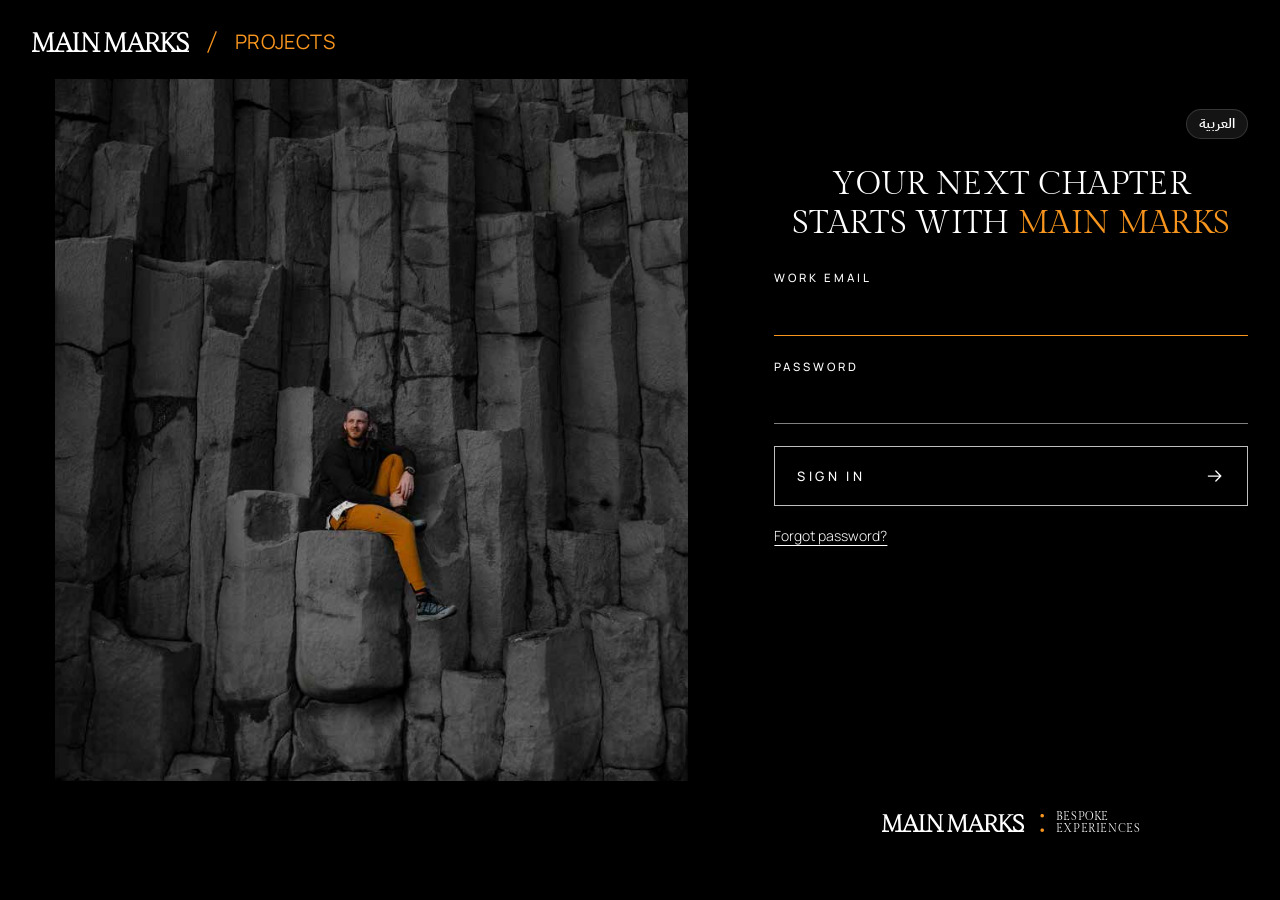
<file: index.html>
<!doctype html>
<html lang="en">
<head>
<meta charset="utf-8">
<meta name="viewport" content="width=device-width,initial-scale=1,viewport-fit=cover">
<title>Main Marks — Choose a project</title>
<meta name="theme-color" content="#030303">
<link rel="icon" href="img/icon.svg" type="image/svg+xml">
<link rel="apple-touch-icon" href="img/icon-180.png">
<link rel="manifest" href="manifest.webmanifest">
<meta name="apple-mobile-web-app-capable" content="yes">
<meta name="mobile-web-app-capable" content="yes">
<meta name="apple-mobile-web-app-title" content="Main Marks">
<link rel="preconnect" href="https://fonts.googleapis.com">
<link rel="preconnect" href="https://fonts.gstatic.com" crossorigin>
<link href="https://fonts.googleapis.com/css2?family=Gilda+Display&family=IBM+Plex+Sans+Arabic:wght@400;500;600;700&display=swap" rel="stylesheet">
<link rel="stylesheet" href="css/styles.css?v=217">
<link rel="stylesheet" href="css/haze-sales.css?v=217">
</head>
<body class="is-picker">

<!-- ACCESS GRANTED, arriving half. Identical markup to login.html — see
     css/styles.css, "the crossing".

     IT IS FIRST IN THE BODY, AND THE SCRIPT BELOW IT IS INLINE AND
     SYNCHRONOUS, ON PURPOSE. Both have to be settled before anything
     else paints. From app.js, at the foot of the page, the project
     list would show at full brightness for a frame before the overlay
     covered it — a white flash in the middle of the transition, which
     is the one thing it cannot survive. The overlay is fixed, so
     sitting first costs the layout nothing. -->
<div class="xfade" id="xfade" aria-hidden="true">
  <span class="xf-line xf-l1 from-l"></span>
  <span class="xf-line xf-l2 from-r"></span>
  <span class="xf-line xf-l3 from-l"></span>
  <span class="xf-line xf-l4 from-r"></span>
  <div class="xf-copy">
    <p class="xf-granted" data-t="Access granted">Access granted</p>
    <p class="xf-select" data-t="Select a project">Select a project</p>
    <span class="xf-rule"></span>
  </div>
</div>
<script>
/* Did we arrive through the sign-in transition? The classes are put on
   HERE rather than by a rule keyed off the <html> flag, because a
   first-paint rule would have to out-rank the rules that later animate
   the overlay away — and losing that specificity race means an overlay
   that never lifts. The element carries its own state instead.

   The key is read once and removed, and anything older than four
   seconds is ignored, so a stale flag can never black out a page
   somebody opened on its own. */
(function () {
  try {
    var t = sessionStorage.getItem('mm.enter');
    sessionStorage.removeItem('mm.enter');
    if (!t || (Date.now() - Number(t)) >= 4000) return;
    document.documentElement.className += ' is-entering';
    /* This page is being UNCOVERED, so it must not also play its own
       arrival. Set here and never removed: it is true for this load. */
    document.body.className += ' no-entrance';
    document.getElementById('xfade').className = 'xfade is-on is-in no-anim';
  } catch (e) { /* private mode, blocked storage: just arrive normally */ }
}());
</script>

<!-- THE MARK BUILDS ITSELF — phase 1, and phase 1 is all this page
     does: the screen goes black and we hand over. Everything else
     happens on the project page, under a black layer it paints before
     its own first frame.

     THE HAND-OVER IS ON PURE BLACK ON PURPOSE. Two documents can never
     be composited, so a hand-over always shows one frame of each; a
     frame of nothing is the only seam that cannot be seen. An earlier
     version handed over on the finished wordmark and read as two
     transitions stitched together. -->
<div class="markbuild" id="markbuild" aria-hidden="true"></div>

<div class="shell">

  <header class="top" data-in="1">
    <a class="brandmark" href="index.html" aria-label="Main Marks — all projects" data-t-aria="Main Marks — all projects">
      <img src="img/mainmarks-wordmark.svg" alt="Main Marks" class="logo-jpg">
    </a>
    <div class="who" id="who"></div>
    <!-- build 67: the same header on every page — the mark, the initials,
         and the three steps with this page's step lit. "/ Projects" beside
         the mark is gone: the step row now says where you are. -->
    <ol class="steps" aria-label="Progress" data-t-aria="Progress">
      <li class="now" aria-current="step" data-t="Project">Project</li>
      <li data-t="Building & unit">Building &amp; unit</li>
      <li data-t="Offer">Offer</li>
    </ol>
  </header>

  <main class="picker">

    <section class="pick-intro">
      <p class="eyebrow" data-in="2" data-t="Choose a project">Choose a project</p>
      <!-- build 155 (Main Marks' design notes, 11 Nov 2026): MARKS OF / DISTINCTION in the headline face, in capitals,
           and their own words about Moray under it -->
      <h1 class="pick-title" data-in="3" data-t-html="Marks of &lt;span class=&quot;slash&quot;&gt;/&lt;/span&gt; Distinction">Marks of <span class="slash">/</span> Distinction</h1>
      <p class="pick-lede" data-in="4" data-t="Moray is a 70,000 SQM mixed-use destination on New Cairo’s North 90 Street, featuring 14 buildings of clinics, offices, serviced apartments, and retail spaces.">Moray is a 70,000 SQM mixed-use destination on New Cairo’s North 90 Street,
        featuring 14 buildings of clinics, offices, serviced apartments, and retail spaces.</p>
    </section>

    <div class="cards" id="live"></div>

    <div class="soonhead" id="soonhead" hidden>
      <h2 data-t="Coming soon">Coming soon</h2>
      <span class="rule-fill" aria-hidden="true"></span>
      <span class="count-label"><span class="count">0</span> <span data-t="in preparation">in preparation</span></span>
    </div>
    <div class="cards soon-cards" id="soon"></div>

    <footer class="pick-foot mm-foot">
      <!-- build 155: Main Marks' new footer (their design, 11 Nov 2026): MAIN MARKS : BESPOKE EXPERIENCES; the build stays, small -->
      <div class="mm-sig"><img src="img/mainmarks-name-colon.svg" alt="Main Marks"><span class="mm-tag"><span>Bespoke</span><span>Experiences</span></span></div>
      <div class="gate-priv"><span id="buildstamp"></span></div>
    </footer>

  </main>

</div>

<script src="js/config.js?v=217"></script>
<script src="js/planbook.js?v=217"></script>
<script src="js/i18n.js?v=217"></script>
<script src="js/brand.js?v=217"></script>
<script src="js/auth.js?v=217"></script>
<script src="js/markbuild.js?v=217"></script>
<script src="js/app.js?v=217"></script>
</body>
</html>
</file>
<file: css/styles.css>
/* build 156: Manrope from the file Main Marks gave us (Manrope 2.zip, 12 Nov 2026; SIL OFL, vendor/fonts/OFL-Manrope.txt),
   served with the app instead of Google Fonts; the offer PDF embeds the same release (its static weights) */
@font-face { font-family: "Manrope"; src: url("../vendor/fonts/Manrope-VariableFont_wght.ttf") format("truetype"); font-weight: 200 800; font-style: normal; font-display: swap; }

/* ------------------------------------------------------------------
   Main Marks — the sales app.

   This file holds NO colour of its own. Every value is a token written
   by js/brand.js from js/config.js, so a rebrand is one file.

   The rules the identity actually turns on, all of them from the brand
   analysis and checked against Main Marks' own material:
     - black and white carry the screen; orange is a signal, never a
       surface, and never a large panel
     - the project colours CODE content (red community, yellow
       commercial, blue administrative) and never sit behind body copy
     - square geometry: 0-2px radius, thin rules, no soft shadows
     - light type. 200-400 is the voice; bold is rare and deliberate
     - generous negative space is part of the brand, not wasted room
   ------------------------------------------------------------------ */

:root {
  --ink: #000000;
  --deep: #001516;
  --graphite: #141414;
  --white: #ffffff;
  --muted: #8B8989;
  --muted-2: #807E7E;
  --orange: #F7951E;

  --p-black: #000201;
  --p-connect: #ed1c24;
  --p-engage: #f2e800;
  --p-work: #3b54a3;

  --font-corporate: 'Manrope', system-ui, sans-serif;
  --font-project: 'Manrope', system-ui, sans-serif;
  --font-utility: 'Manrope', system-ui, sans-serif;
  /* build 155: Main Marks' headline face is Gold Lines Serif (CI p.29), asked for by their Marketing on 11 Nov 2026.
     Its web licence and file are not with us (their own file embeds a TRIAL copy), so Gilda Display, a free
     light display serif of the same kind, stands in. Swapping is this one line once they send it. */
  --font-headline: 'Gilda Display', 'IBM Plex Sans Arabic', Georgia, serif;

  --rule: rgba(255, 255, 255, .15);
  --rule-soft: rgba(255, 255, 255, .08);
  --radius: 2px;
  --max: 1440px;
  --gutter: 32px;
}

* { box-sizing: border-box; }

/* ---- moving between pages -------------------------------------------
   The app is real separate pages, so every navigation is a document
   swap. Without this the next screen appears in one frame, which is
   what makes a multi-page app feel like a set of web pages rather than
   one surface.

   ARRIVING is here, in CSS, with fill-mode both: a page fades in even
   if no script runs. LEAVING is in js/brand.js, capped by a timer.
   Both halves are 190ms and the same curve, or the two ends of one
   navigation do not match. */

/* The document is black BEFORE anything paints, so the browser never
   shows a pale frame between two pages. */
html { background: #000; }

/* ARRIVING: the page rises out of the dark the veil left behind.

   `backwards`, NOT `both`, and the difference is not cosmetic. With
   `both` the finished animation keeps applying its last keyframe, and
   a `transform` — even the identity matrix that `transform: none`
   resolves to when it is interpolated — makes BODY the containing
   block for every `position: fixed` child of it. The veil and the
   sign-in overlay then size themselves to the whole document instead
   of the screen: on a page taller than the viewport the overlay runs
   past the bottom and its centred message is centred on the document,
   not on what anybody can see.

   `backwards` applies the first keyframe before the animation and
   nothing after it, so once the page has arrived body carries no
   transform at all and `fixed` means fixed. The end state is the
   element's own default, which is already opacity 1 and no transform,
   so the page still ends up in the right place if no script runs. */
body { animation: page-in .3s cubic-bezier(.22, .61, .36, 1) backwards; }
@keyframes page-in {
  from { opacity: 0; transform: translateY(10px); }
  to   { opacity: 1; transform: none; }
}

/* LEAVING: the veil. Fixed, black, rises from the bottom, and the
   navigation happens while it covers the screen. */
.veil {
  position: fixed;
  inset: 0;
  z-index: 999;
  background: #000;
  transform: translateY(100%);
  transition: transform .19s cubic-bezier(.4, 0, .2, 1);
  pointer-events: none;
}
.veil.is-up { transform: translateY(0); }

html, body { background: var(--ink); }

body {
  margin: 0;
  color: var(--white);
  font-family: var(--font-corporate);
  font-size: 16px;
  font-weight: 300;
  line-height: 1.55;
  -webkit-font-smoothing: antialiased;
}

img { display: block; max-width: 100%; }

h1, h2, h3 { font-weight: 300; letter-spacing: -.03em; margin: 0; }
h1 { font-size: clamp(32px, 5vw, 48px); line-height: 1.08; }
h2 { font-size: clamp(24px, 3vw, 32px); line-height: 1.15; }
h3 { font-size: 20px; line-height: 1.25; }
p { margin: 0; }
em { font-style: normal; color: var(--muted); }

.eyebrow {
  font-family: var(--font-utility);
  font-size: 11px;
  font-weight: 500;
  letter-spacing: .18em;
  text-transform: uppercase;
  color: var(--orange);
  margin: 0 0 10px;
}

.src {
  font-family: var(--font-utility);
  font-size: 11.5px;
  color: var(--muted-2);
  margin-top: 14px;
  letter-spacing: .01em;
}

/* ---- shell ------------------------------------------------------- */

.shell {
  max-width: var(--max);
  margin: 0 auto;
  padding: 0 var(--gutter) 72px;
  /* THE HEADER'S TWO MEASURES (build 67), shared by everything that has to
     line up with it:
       --hdr-pad   the header card's inner padding, left AND right: the mark,
                   the steps, the back link and every panel's text sit on
                   the line it makes (panels use the same padding)
       --hdr-hang  how far cards reach OUT past the text column (0 on most
                   pages; the Wellness page's cards reach to 6 px from a
                   phone's edge) */
  --hdr-pad: 26px;
  --hdr-hang: 0px;
}
@media (max-width: 820px) { .shell { --hdr-pad: 16px; } }

/* The header is a floating card (build 65, from Muhanad's reference image —
   its STYLE, not its colours): round corners, a hairline edge, frosted
   glass over whatever is behind; the mark on the left, the initials badge
   on the right; on the project page the steps sit inside it under a
   hairline, joined by lines. Every colour is the page's own token, so it
   wears each project's and each look's identity.
   It is NOT sticky any more ("when I scroll down I see the header move with
   me — I do not want that"): it stays at the top of the page. */
.top {
  position: relative;
  z-index: 20;
  display: grid;
  grid-template-columns: minmax(0, 1fr) auto;
  align-items: center;
  column-gap: 16px;
  margin: 14px calc(-1 * var(--hdr-hang)) 0;
  padding: 14px var(--hdr-pad);
  background: color-mix(in srgb, var(--ink) 72%, transparent);
  -webkit-backdrop-filter: blur(14px) saturate(1.2);
  backdrop-filter: blur(14px) saturate(1.2);
  border: 1px solid var(--rule);
  border-radius: 16px;
  box-shadow: 0 10px 30px -18px rgba(0, 0, 0, .55), inset 0 1px 0 rgba(255, 255, 255, .06);
}

.brandmark { display: block; }
.brandmark img { height: 19px; width: auto; }

/* The marks are transparent PNGs, keyed out of the brochure with
   scripts/key-logo.js. They sit on any surface, and nothing has to
   blend them. They are still not the client's vector originals — see
   BRANDING.md. */
.logo-jpg { background: transparent; }

/* ---- who is signed in --------------------------------------------- */

/* the initials badge, and the menu it opens (MM.whoMenu, js/brand.js) */
.who { position: relative; justify-self: end; font-family: var(--font-utility); }
.who-av {
  display: grid; place-items: center; width: 34px; height: 34px; padding: 0;
  font: inherit; font-size: 11.5px; font-weight: 600; letter-spacing: .04em; color: var(--white);
  background: color-mix(in srgb, var(--white) 10%, transparent);
  border: 1px solid var(--rule); border-radius: 50%; cursor: pointer;
}
.who-av:hover, .who-av[aria-expanded="true"] { border-color: var(--orange); }
.who-av:focus-visible { outline: 2px solid var(--orange); outline-offset: 2px; }
.who-menu {
  position: absolute; right: 0; top: calc(100% + 10px); z-index: 30; min-width: 190px;
  display: grid; gap: 4px; padding: 14px 16px;
  background: var(--ink); border: 1px solid var(--rule); border-radius: 12px;
  box-shadow: 0 18px 40px -16px rgba(0, 0, 0, .6);
}
.who-menu[hidden] { display: none; }
.who-n { color: var(--white); font-size: 13.5px; }
.who-r {
  color: var(--muted);
  letter-spacing: .12em;
  text-transform: uppercase;
  font-size: 10.5px;
}
.who-out {
  justify-self: start;
  margin-top: 8px;
  background: none;
  border: 0;
  border-bottom: 1px solid var(--orange);
  color: var(--orange);
  font: inherit;
  font-size: 12.5px;
  padding: 2px 0;
  cursor: pointer;
}
.who-out:hover { border-bottom-color: var(--white); color: var(--white); }

/* ---- sign in -------------------------------------------------------
   The picture carries the top of the screen, the form sits under it on
   black, and the page never scrolls sideways. On a laptop the two sit
   side by side instead of stacking, so the art is not wasted.
   -------------------------------------------------------------------- */

body.is-login { min-height: 100svh; }

.gate {
  min-height: 100svh;
  display: grid;
  grid-template-rows: minmax(46svh, 54svh) 1fr;
}

.gate-art { position: relative; overflow: hidden; background: #000; }
/* DIRECT child only. `.gate-art img` also matched the wordmark inside the
   lockup and, being the more specific selector, stretched it across the
   picture. Same fault as the project card's logo — scope hero rules. */
.gate-art > img {
  width: 100%;
  height: 100%;
  object-fit: cover;
  /* Keep the figure in frame when the crop narrows on a phone. */
  object-position: 60% 62%;
}
/* The photograph's own background is black, so it is faded into the page
   rather than given an edge. */
.gate-art::after {
  content: '';
  position: absolute;
  inset: auto 0 0 0;
  height: 26%;
  background: linear-gradient(to bottom, rgba(0,0,0,0), #000 94%);
  pointer-events: none;
}

.gate-lockup {
  position: absolute;
  top: max(26px, env(safe-area-inset-top));
  left: var(--gutter);
  z-index: 2;
}
.gate-lockup { display: flex; align-items: center; gap: 24px; }   /* clearance, CI p.13: one M = 24px at 20px */
.gate-mark { height: 20px; width: auto; }
.gate-sub {
  display: flex;
  align-items: center;
  gap: 16px;
  font-family: var(--font-utility);
  font-size: 11px;
  font-weight: 500;
  letter-spacing: .34em;
  text-transform: uppercase;
  color: var(--orange);
}

.gate-body {
  padding: 0 var(--gutter) max(24px, env(safe-area-inset-bottom));
  display: flex;
  flex-direction: column;
  gap: 26px;
  margin-top: -6svh;                 /* the headline rides up into the fade */
  position: relative;
  z-index: 1;
}

.gate-head {
  font-size: clamp(30px, 8.6vw, 44px);
  font-weight: 300;
  line-height: 1.12;
  letter-spacing: -.035em;
}
.gate-head .dot { color: var(--orange); }

.field { display: grid; gap: 8px; margin-bottom: 22px; }
.field span {
  font-family: var(--font-utility);
  font-size: 11.5px;   /* 185: Apple minimum 11 px */
  font-weight: 500;
  letter-spacing: .26em;
  text-transform: uppercase;
  color: var(--white);
}
.field input {
  background: transparent;
  border: 0;
  border-bottom: 1px solid rgba(255, 255, 255, .5);
  color: var(--white);
  font: 300 17px/1.4 var(--font-corporate);
  padding: 8px 2px;
  border-radius: 0;
  /* The rule TAKES the accent over 180ms instead of snapping to it. This
     is the whole focus response — no glow, no lift, no colour on the
     label. */
  transition: border-bottom-color .18s linear;
}
.field input:focus { outline: none; border-bottom-color: var(--orange); }
/* The label lightens with its own field, so a filled form reads at a
   glance without anything moving. */
.field:focus-within span { color: var(--white); }

.gate-err {
  color: var(--p-connect);
  font-family: var(--font-utility);
  font-size: 13px;
  margin: -10px 0 18px;
  /* It arrives once, in 220ms. A message that simply blinks into place
     is missed on a phone held at arm's length; one that moves
     continuously is noise. */
  animation: err .22s ease-out both;
}
@keyframes err {
  from { opacity: 0; transform: translateY(-5px); }
  to   { opacity: 1; transform: none; }
}

/* The concept's button: a full-width square outline with an arrow at the
   far right. Not a pill, and not a filled orange block.

   ONE rule, two uses. `.btn-line` is the same control on the project
   plates, so "the way forward" looks identical on every screen — if
   this ever changes it changes in both places at once, which is the
   point of not writing it twice. */
.btn-line,
.signin-btn {
  width: 100%;
  display: flex;
  align-items: center;
  justify-content: space-between;
  gap: 16px;
  background: transparent;
  border: 1px solid rgba(255, 255, 255, .75);
  border-radius: 0;
  color: var(--white);
  font-family: var(--font-utility);
  font-size: 13px;
  font-weight: 500;
  letter-spacing: .26em;
  text-transform: uppercase;
  padding: 19px 22px;
  cursor: pointer;
  transition: background-color .18s linear, border-color .18s linear, color .18s linear;
}
.signin-btn:hover, .signin-btn:focus-visible {
  background: var(--white);
  border-color: var(--white);
  color: #000;
  outline: none;
}

/* The arrow leans forward on the way in, on both controls. On a plate
   the hover is on the PLATE, not on the button, so that half is under
   the plate's own rules further down. */
.btn-line { transition: background-color .18s linear, border-color .18s linear,
                        color .18s linear, transform .1s ease-out, box-shadow .2s linear; }
.btn-line > svg { transition: transform .25s cubic-bezier(.22, .61, .36, 1); }

.forgot {
  background: none;
  border: 0;
  padding: 12px 0;      /* 185: 44 px tap area, same look (margins give the space back) */
  margin-top: 8px;
  margin-bottom: -12px;
  color: var(--white);
  font: 300 14px/1.4 var(--font-corporate);
  text-decoration: underline;
  text-underline-offset: 4px;
  cursor: pointer;
  justify-self: start;
}
.forgot:hover { color: var(--orange); }
/* build 122: choosing your own password, in the sign-in form's own pieces */
/* a hidden piece of the form is gone: the fields and the button carry their own display, which beats [hidden] */
.gate-form [hidden] { display: none !important; }
.newpw { display: grid; }
.newpw[hidden] { display: none; }
.newpw-h { margin: 0 0 18px; color: var(--white); font: 400 17px/1.3 var(--font-corporate); }
.newpw .field + .field { margin-top: 16px; }
.newpw-h:has(+ .newpw-rule) { margin-bottom: 4px; }   /* build 146: the rule sits under the heading */
.newpw-rule { margin: 0 0 18px; }
.newpw .signin-btn { margin-top: 22px; }
.who-pw { display: block; text-decoration: none; margin-bottom: 10px; }
.forgot-note {
  margin-top: 8px;
  font-family: var(--font-utility);
  font-size: 12.5px;
  color: var(--muted);
}

.demo-note {
  margin-top: 30px;
  padding-top: 18px;
  border-top: 1px solid var(--rule-soft);
  font-family: var(--font-utility);
  font-size: 12px;
  color: var(--muted);
}
.demo-note strong { color: var(--white); font-weight: 500; }
.demo-accounts { display: grid; gap: 1px; margin-top: 12px; }
.demo-acct {
  display: flex;
  justify-content: space-between;
  gap: 16px;
  background: var(--graphite);
  border: 1px solid var(--rule-soft);
  color: var(--white);
  font: 300 12.5px/1.4 var(--font-utility);
  padding: 10px 12px;
  cursor: pointer;
  text-align: left;
  border-radius: 0;
}
.demo-acct:hover { border-color: var(--orange); }
.da-r { color: var(--muted); font-size: 10.5px; letter-spacing: .1em; text-transform: uppercase; }

.gate-foot {
  margin-top: auto;
  padding-top: 32px;
  display: flex;
  align-items: flex-end;
  justify-content: space-between;
  gap: 20px;
}
/* The four marks: the corporate accent, then the project's three
   pillars. They are the identity in four squares, and they are the only
   place all four colours appear together. */
/* The CI's two supporting elements, the slash and the colon (Main
   Marks CI PDF p.35), in orange — one of their approved colourways
   there. Until build 34 this was four squares: the orange plus the
   three h:rs pillar colours, which do not belong on Main Marks' own
   pages now that h:rs is not the project. */
.marks { display: flex; }
/* The CI's signature, "/ MAIN MARKS :", lifted whole off the Visual
   Style page (Main Marks CI PDF p.37) so the spacing between slash,
   name and colon is theirs. Build 34 had the slash and colon alone,
   which on a phone read as two stray marks with nothing between them. */
.marks > img { height: 20px; width: auto; display: block; }
.gate-priv {
  display: grid;
  gap: 2px;
  text-align: right;
  font-family: var(--font-utility);
  font-size: 10px;
  font-weight: 500;
  letter-spacing: .22em;
  text-transform: uppercase;
  color: var(--muted);
}
.gate-priv :last-child { letter-spacing: .1em; color: var(--muted-2); }
/* once the footer wraps under the signature, the lines stand left with it */
@media (max-width: 600px) { .pick-foot .gate-priv { text-align: left; } }

@media (min-width: 900px) {
  .gate {
    grid-template-rows: 1fr;
    grid-template-columns: 1fr minmax(420px, 42%);
    align-items: stretch;
  }
  .gate-art::after { inset: 0 0 0 auto; width: 30%; height: auto;
    background: linear-gradient(to right, rgba(0,0,0,0), #000 92%); }
  .gate-body {
    margin-top: 0;
    padding: 56px var(--gutter) 40px;
    justify-content: center;
    max-width: 560px;
  }
  .gate-head { font-size: clamp(34px, 3.2vw, 46px); }
}

/* ---- step 1: choosing a project (build 9) ---------------------------
   The sign-in page set the language: a photograph carrying the screen,
   the copy standing in the dark at its foot, one square outlined
   control with an arrow at the far right, and the whole thing arriving
   in a staged rise rather than simply appearing.

   This page is the same surface, one step on — so there are no grey
   boxes on it. A project is a PLATE: its own render, edge to edge,
   fading into the page exactly as the sign-in photograph does, with
   the copy standing in that same darkness.
   -------------------------------------------------------------------- */

/* The wordmark carries the same orange sub-line the sign-in lockup
   does, so the corner of the screen does not change between them.

   text-decoration and color are reset HERE, not left to inherit. The
   brandmark is an <a>, and until build 11 its only child was an image,
   so nothing showed. The moment a word went inside it the browser drew
   its default underline in its default VISITED colour — a blue-violet
   rule under an orange word. An anchor that is a logo has to say it is
   not a link. */
/* LOGO CLEARANCE, Main Marks CI PDF p.13: a space as wide as the
   wordmark's first M either side of it, and as tall as that M above and
   below it, clear of any other text. The M is ~15% of the wordmark's
   width: 20px at the 17px header size. Until build 34 the sub-line sat
   5px UNDER the wordmark, inside that space. It now stands beside it,
   after the CI's own slash, exactly as the CI cover sets
   "MAIN MARKS / BESPOKE EXPERIENCES" (PDF p.2). */
.brandmark { display: flex; align-items: center; gap: 20px; text-decoration: none; color: inherit; }
.brandsub {
  display: flex;
  align-items: center;
  gap: 14px;
  font-family: var(--font-utility);
  font-size: 9.5px;
  font-weight: 500;
  letter-spacing: .34em;
  text-transform: uppercase;
  color: var(--orange);
}

/* The slash is the CI's own supporting element (PDF p.35), in one of
   its approved colours. Drawn as a glyph, not an image, so it takes the
   type's weight and size. */
.brandsub::before,
.gate-sub::before {
  content: "";
  width: 10px;
  height: 22px;
  flex: none;
  background: url("../img/mainmarks-slash.svg?v=36") center / contain no-repeat;
}

.pick-intro { padding: 58px 0 36px; }
.pick-intro h1 {
  font-size: clamp(38px, 7.4vw, 62px);
  font-weight: 300;
  line-height: 1.06;
  letter-spacing: -.035em;
}
.pick-intro h1 .dot { color: var(--orange); }
.pick-lede { color: var(--muted); margin-top: 20px; max-width: 48ch; }

/* The orange full stop brightens once, when the page has settled —
   the same single beat as the sign-in headline, at the same moment. */
.seq .pick-intro h1 .dot { animation: dot 1.5s ease-out 1.05s both; }

/* ---- the project card ----------------------------------------------
   The CCR app's card frame, brought across at the client's request and
   re-dressed in Main Marks' own colours. Same anatomy top to bottom:

     the render   cropped into a fixed box, with a pill badge on it
     the band     the PROJECT's own colour, carrying its mark
     the meta     where it is, what it is, its figures, and the way in

   Two things are deliberately NOT carried across. CCR's accent is its
   brand blue; this uses Main Marks orange, because two developers'
   accents on one screen is a branding fault, not a style. And the
   figures come from `facts` in config, so this card cannot show a
   number that is not quoted from the brochure.

   NOTE, because it is a real departure: the Main Marks brand analysis
   asks for square geometry and no soft shadows. A 14px radius and a
   hover glow are the CCR frame, asked for by name. If it should be
   squared off later, `--card-radius` and the two glow rules below are
   the whole change. ------------------------------------------------ */

:root { --card-radius: 14px; --card-line: #26262A; --card-surface: #161618; }

.cards { display: grid; gap: 22px; }
.cards.soon-cards { grid-template-columns: repeat(3, minmax(0, 1fr)); }

.mm-card {
  display: flex;
  flex-direction: column;
  text-align: left;
  background: var(--card-surface);
  border: 1px solid var(--card-line);
  border-radius: var(--card-radius);
  overflow: hidden;
  color: inherit;
  text-decoration: none;
  transition: transform .18s ease, border-color .18s ease, box-shadow .18s ease;
}

/* THE GLOW. Only a card that can be opened lifts and lights — a held
   back project answering the pointer would be promising a door. */
.mm-card.feature:hover,
.mm-card.feature:focus-visible {
  transform: translateY(-4px);
  border-color: var(--orange);
  box-shadow: 0 16px 40px -18px rgba(247, 149, 30, .55);
  outline: none;
}
.mm-card.feature:focus-visible { box-shadow: 0 0 0 3px rgba(247, 149, 30, .40); }

/* At rest the live project already carries a ring, so it reads as the
   live one before anybody touches it. */
.mm-card.feature {
  border-color: rgba(247, 149, 30, .42);
  box-shadow: 0 0 0 1px rgba(247, 149, 30, .10),
              0 22px 60px -34px rgba(247, 149, 30, .45);
}

/* ---- the live project: one wide card ---- */
.mm-card.feature {
  display: grid;
  grid-template-columns: 1.12fr 1fr;
  align-items: stretch;
  width: 100%;
}
/* The picture must NOT set the card height. With the image in normal
   flow the shot grows to the render's own aspect — a 4:3 render at
   this width is 537px tall, and the card was that tall no matter how
   tight the copy beside it got. Taking the image out of flow makes
   the grid row the height of the COPY, and the render simply crops
   into whatever that is. */
.mm-card.feature .c-shot { aspect-ratio: auto; min-height: 300px; height: 100%; }
.mm-card.feature .c-shot > img { position: absolute; inset: 0; }
.mm-card.feature .c-side { display: flex; flex-direction: column; min-width: 0; }
.mm-card.feature .c-band {
  min-height: 0;
  padding: 18px 26px 18px;
  justify-content: flex-start;
  border-bottom: 1px solid var(--card-line);
}
/* flex-start, not center. The go line is already pinned to the foot
   by its own margin-top:auto, so centring the rest just floats it in
   a pool of empty card. */
.mm-card.feature .c-meta { padding: 18px 26px 20px; gap: 11px; justify-content: flex-start; }
.mm-card.feature .c-blurb { font-size: 14.5px; line-height: 1.45; }
.mm-card.feature .c-facts dd { font-size: 14px; }
.mm-card.feature .c-go {
  font-size: 13.5px;
  padding-top: 14px;
  margin-top: 14px;
  border-top: 1px solid var(--card-line);
}

/* ---- the render ---- */
.c-shot { position: relative; aspect-ratio: 16 / 10; overflow: hidden; background: #000; }
/* DIRECT child. The mark in the band is an <img> too, and an unscoped
   `.c-shot img` is how this estate has stretched a logo across a hero
   four times now. */
.c-shot > img {
  width: 100%;
  height: 100%;
  object-fit: cover;
  display: block;
  transition: transform .5s ease;
}
.mm-card.feature:hover .c-shot > img { transform: scale(1.04); }

.c-kind {
  position: absolute;
  top: 12px;
  left: 12px;
  font-family: var(--font-utility);
  font-size: 11.5px;   /* 185: Apple minimum 11 px */
  letter-spacing: .14em;
  text-transform: uppercase;
  font-weight: 500;
  background: rgba(0, 0, 0, .78);
  -webkit-backdrop-filter: blur(6px);
  backdrop-filter: blur(6px);
  color: var(--white);
  border: 1px solid rgba(255, 255, 255, .14);
  padding: 5px 11px;
  border-radius: 999px;
}

/* ---- the band: the project's own colour, carrying its mark ---- */
.c-band {
  display: flex;
  flex-direction: column;
  align-items: flex-start;
  justify-content: center;
  gap: 12px;
  min-height: 84px;
  padding: 16px 20px;
  border-bottom: 1px solid rgba(0, 0, 0, .25);
}
.c-band > img { width: auto; max-width: 74%; height: 34px; display: block; }
.c-band-name { font-size: 26px; font-weight: 300; letter-spacing: -.03em; }
.c-tagline {
  font-family: var(--font-utility);
  font-size: 11.5px;   /* 185: Apple minimum 11 px */
  font-weight: 400;
  letter-spacing: .22em;
  text-transform: uppercase;
  opacity: .72;
}

/* ---- the pillars: brochure p.18, at card scale ---------------------
   A coloured mark and its word, three times, in its own strip under
   the band. The colours CODE CONTENT in the h:rs system, so they are
   only ever attached to the thing they name — never a panel, never
   behind copy. Squares, not dots, because the identity is square. */
.c-pillars {
  display: flex;
  flex-wrap: wrap;
  gap: 8px 20px;
  padding: 13px 20px;
  border-bottom: 1px solid var(--card-line);
  /* no wash here: the background is set from the project black in
     app.js, so the strip reads as the foot of the band, not a panel */
}
.c-pillar {
  display: inline-flex;
  align-items: center;
  gap: 8px;
  font-family: var(--font-utility);
  font-size: 11px;
  font-weight: 500;
  letter-spacing: .16em;
  text-transform: uppercase;
  color: var(--white);
}
.c-pillar-mark { width: 9px; height: 9px; flex: none; }
.mm-card.feature .c-pillars { padding: 11px 26px; }

/* ---- the meta ---- */
.c-meta { padding: 16px 20px 20px; display: flex; flex-direction: column; gap: 12px; flex: 1; }
.c-place {
  display: flex;
  align-items: center;
  gap: 8px;
  font-family: var(--font-utility);
  font-size: 12px;
  letter-spacing: .04em;
  color: var(--muted);
}
.c-place .c-dot { width: 6px; height: 6px; flex: none; }   /* square, like the marks */
.c-blurb { margin: 0; font-size: 14px; color: var(--white); }

.c-facts {
  display: grid;
  grid-template-columns: 1fr 1fr;
  gap: 9px 18px;
  margin: 1px 0 0;
  padding: 12px 0 0;
  border-top: 1px solid var(--card-line);
}
.c-facts div { display: flex; flex-direction: column; gap: 2px; }
.c-facts dt {
  font-family: var(--font-utility);
  font-size: 11.5px;   /* 185: Apple minimum 11 px */
  font-weight: 400;
  letter-spacing: .1em;
  text-transform: uppercase;
  color: var(--muted);
}
.c-facts dd { margin: 0; font-size: 14px; font-weight: 400; color: var(--white); }

.c-go {
  margin-top: auto;
  padding-top: 14px;
  display: flex;
  align-items: center;
  justify-content: space-between;
  gap: 16px;
  font-family: var(--font-utility);
  font-size: 13px;
  font-weight: 500;
  letter-spacing: .06em;
  color: var(--orange);
}
.c-go svg { transition: transform .18s ease; flex: none; }
.mm-card.feature:hover .c-go svg { transform: translateX(4px); }

/* ---- a project that is not released --------------------------------
   Still a div with no href and no handler: the artwork is all that
   changes here, never the rule. It does not lift, does not glow and
   does not answer the pointer at all. */
.mm-card.soon { cursor: default; }
.mm-card.soon:hover {
  transform: none;
  border-color: var(--card-line);
  box-shadow: none;
}
.mm-card.soon .c-shot > img { filter: grayscale(.85) brightness(.62); transform: none; }
.mm-card.soon:hover .c-shot > img { transform: none; }
/* The band is NOT dimmed. It carries the project's logo, and both CIs
   forbid effects on it: "do not reduce the logo opacity" (Moray CI PDF
   p.23), "don't add graphic effects" (Main Marks CI PDF p.15). The
   greyed render and the badge already say Coming soon. */
/* A held-back project is a smaller claim on the page than a live one,
   so its card is shallower too: a wider crop on the render, a tighter
   band, less air in the copy. */
.mm-card.soon .c-shot { aspect-ratio: 16 / 9; }

/* LEVEL WITH THE LIVE CARD. Side by side in the page the two cards
   were 420px and 450px — a 30px step with nothing to explain it.
   Same fix as the feature card above: the card sets the height, the
   render is taken out of flow and crops into whatever is left, so the
   copy can never push it out of line again. Only while the cards sit
   in a row; once they stack, each one takes its own natural height. */
@media (min-width: 821px) {
  .mm-card.soon { height: 420px; }
  .mm-card.soon .c-shot { aspect-ratio: auto; flex: 1 1 auto; min-height: 140px; }
  /* the COPY keeps its own height; only the picture gives ground,
     or the card pays for the trim twice and the render goes to a strip */
  .mm-card.soon .c-meta { flex: 0 0 auto; }
  .mm-card.soon .c-shot > img { position: absolute; inset: 0; }
}
.mm-card.soon .c-band { min-height: 0; padding: 14px 18px; gap: 7px; }
.mm-card.soon .c-band-name { font-size: 22px; }
.mm-card.soon .c-meta { gap: 9px; padding: 14px 18px 16px; }
.mm-card.soon .c-go-soon { padding-top: 12px; }
.mm-card.soon .c-blurb { font-size: 13px; color: var(--muted); }
.mm-card.soon .c-place { color: var(--muted); }   /* 185: #8B8989 = 5.2:1 (muted-2 was 4.48) */
.c-badge-soon {
  background: rgba(0, 0, 0, .72);
  color: #C0BDBD;
  letter-spacing: .12em;
  border: 1px solid rgba(255, 255, 255, .18);
}
.mm-card.soon .c-go-soon {
  color: var(--muted);   /* 185: 5.2:1 */
  font-weight: 400;
  font-size: 11.5px;
  letter-spacing: .1em;
  text-transform: uppercase;
  margin-top: auto;
}

.soonhead {
  display: flex;
  align-items: baseline;
  gap: 16px;
  flex-wrap: wrap;
  margin: 52px 0 18px;
}
.soonhead h2 {
  font-family: var(--font-utility);
  font-size: 12px;
  font-weight: 500;
  letter-spacing: .22em;
  text-transform: uppercase;
  color: var(--muted);
}
.rule-fill { flex: 1; height: 1px; background: var(--rule-soft); min-width: 30px; }
.count-label {
  font-family: var(--font-utility);
  font-size: 11px;
  letter-spacing: .12em;
  text-transform: uppercase;
  color: var(--muted-2);
  white-space: nowrap;
}

/* The four marks again, closing the page the way the sign-in page
   closes: the corporate accent and the project's three pillars. */
.pick-foot {
  margin-top: 56px;
  padding: 28px 0 8px;
  border-top: 1px solid var(--rule-soft);
  display: flex;
  flex-wrap: wrap;
  align-items: center;
  justify-content: space-between;
  gap: 24px;
}

@media (max-width: 980px) {
  .cards.soon-cards { grid-template-columns: repeat(2, minmax(0, 1fr)); }
}
@media (max-width: 820px) {
  .mm-card.feature { grid-template-columns: 1fr; }
  .mm-card.feature .c-shot { min-height: 0; aspect-ratio: 16 / 10; }
  .cards.soon-cards { grid-template-columns: 1fr; }
}

/* ---- crumbs -------------------------------------------------------- */

.crumbs {
  display: flex;
  align-items: center;
  justify-content: space-between;
  gap: 20px;
  /* the back link starts on the header's inner line, under the mark */
  padding: 20px 0 20px calc(var(--hdr-pad) + 1px - var(--hdr-hang));
  font-family: var(--font-utility);
  font-size: 11.5px;
  letter-spacing: .12em;
  text-transform: uppercase;
}
.back { display: inline-flex; align-items: center; gap: 8px; color: var(--orange); text-decoration: none; }
.back:hover { color: var(--white); }
/* the steps, inside the header card: under a hairline, spread across it,
   each joined to the next by a short line */
.steps {
  display: flex; align-items: center; gap: 14px; list-style: none; margin: 0; padding: 0;
  color: var(--muted-2);
  font-family: var(--font-utility); font-size: 11.5px; font-weight: 400; letter-spacing: .12em; text-transform: uppercase;
}
.top .steps {
  grid-column: 1 / -1;
  margin: 14px calc(-1 * var(--hdr-pad)) 0; padding: 12px var(--hdr-pad) 0;
  border-top: 1px solid var(--rule-soft);
}
.steps li { display: flex; align-items: center; gap: 14px; flex: 1 1 auto; white-space: nowrap; }
.steps li:last-child { flex: none; }
.steps li:not(:last-child)::after {
  content: ''; flex: 1 1 auto; min-width: 18px; height: 1px; background: var(--rule);
}
.steps .done { color: var(--muted); }
.steps .now { color: var(--white); }
.steps .now::before { content: ''; display: inline-block; width: 6px; height: 6px; background: var(--orange); margin-right: -6px; }

/* ---- project page --------------------------------------------------- */

.p-hero { padding: 24px 0 8px; }
.p-shot { background: #000; }
.p-shot img { width: 100%; height: clamp(240px, 42vw, 520px); object-fit: cover; }
.p-lock {
  display: flex;
  align-items: flex-end;
  gap: 32px;
  flex-wrap: wrap;
  padding: 28px 0 0;
}
.p-logo { height: 44px; width: auto; }
.p-lines { display: grid; gap: 4px; }
.p-promise { font-size: 20px; }
.p-place {
  font-family: var(--font-utility);
  font-size: 12px;
  letter-spacing: .12em;
  text-transform: uppercase;
  color: var(--muted);
}
.p-blurb { color: var(--muted); max-width: 62ch; margin-top: 22px; font-size: 15px; }

.panel { padding: 56px 0; border-top: 1px solid var(--rule-soft); margin-top: 48px; }
.panel-head { display: flex; align-items: baseline; gap: 16px; margin-bottom: 28px; flex-wrap: wrap; }
.pill {
  font-family: var(--font-utility);
  font-size: 11px;
  letter-spacing: .16em;
  text-transform: uppercase;
  color: var(--muted);
}

.facts { display: grid; grid-template-columns: repeat(auto-fit, minmax(200px, 1fr)); gap: 1px; background: var(--rule-soft); }
.fact { background: var(--ink); padding: 22px 20px 24px; display: grid; gap: 8px; }
.f-k {
  font-family: var(--font-utility);
  font-size: 11px;
  letter-spacing: .14em;
  text-transform: uppercase;
  color: var(--muted);
}
.f-v { font-size: 19px; }

.pillars, .kinds { display: grid; grid-template-columns: repeat(auto-fit, minmax(240px, 1fr)); gap: 28px; }
.pillar, .kind { display: grid; gap: 10px; align-content: start; }
.p-mark, .k-mark { width: 40px; height: 4px; display: block; }
.pillar-connect .p-mark { background: var(--p-connect); }
.pillar-engage .p-mark { background: var(--p-engage); }
.pillar-work .p-mark { background: var(--p-work); }
.pillar p { color: var(--muted); font-size: 14.5px; }

.kind-engage .k-mark { background: var(--p-engage); }
.kind-work .k-mark { background: var(--p-work); }
.kind-neutral .k-mark { background: var(--white); }
.k-n { font-size: 26px; font-weight: 200; }
.k-r { color: var(--muted); font-family: var(--font-utility); font-size: 13px; }

.plan { background: var(--p-black); border: 1px solid var(--rule-soft); }
/* Held to the screen's height and scoped with >. Moray's plans are
   near-square, and at full width the master plan ran 1,100 px tall —
   more scrolling than looking. */
.plan > img {
  display: block;
  width: 100%;
  height: auto;
  max-height: 72vh;
  object-fit: contain;
  padding: 20px;
  box-sizing: border-box;
}
.plan > .legend { padding: 0 20px 18px; margin-top: 0; }
.plan > .legend:empty { display: none; }

.buildings, .legend { display: flex; flex-wrap: wrap; gap: 8px; margin-top: 14px; }
.b-chip, .l-chip {
  font-family: var(--font-utility);
  font-size: 11px;
  letter-spacing: .12em;
  text-transform: uppercase;
  color: var(--muted);
  border: 1px solid var(--rule-soft);
  padding: 6px 11px;
}
.legend { padding: 12px; }

.tabs { display: flex; flex-wrap: wrap; gap: 24px; margin-bottom: 20px; }
.tab {
  background: none;
  border: 0;
  border-bottom: 1px solid transparent;
  color: var(--muted);
  font: 300 14px/1 var(--font-corporate);
  padding: 8px 0;
  cursor: pointer;
}
.tab:hover { color: var(--white); }
.tab.is-on { color: var(--white); border-bottom-color: var(--orange); }

.soon-note, .demo-note-inline {
  display: block;
  margin-top: 16px;
  padding: 14px 16px;
  border: 1px solid var(--rule-soft);
  border-left: 2px solid var(--orange);
  font-family: var(--font-utility);
  font-size: 13px;
  color: var(--muted);
  background: var(--graphite);
}
.soon-note strong { color: var(--white); font-weight: 500; }

/* ---- the product lines (build 37) -----------------------------------
   Opening Moray shows one card per product line. The frame is the
   project card's — render, band, meta, way in — so the four read as one
   family; the BAND is where each line's own brand speaks, on its own
   ground, in its own mark. --l-ground, --l-ink and --l-accent are set
   per card from config, so no line's colour is ever written here.

   The marks are sized by eye to the same visual weight, not the same
   height: Moray's wordmark is 6.8:1, The Fourth 2.9:1 and Wellness
   3.5:1, so one height would make The Fourth twice the size of the
   others. */

.p-hero.is-compact { padding-top: 8px; }
.p-hero.is-compact .p-shot img { height: clamp(110px, 12vw, 170px); }
.p-hero.is-compact .p-lock { padding-top: 18px; gap: 24px; }
.p-hero.is-compact .p-logo { height: 34px; }
.p-hero.is-compact .p-promise { font-size: 17px; }
/* the blurb names the four uses — the cards below now say it */
.p-hero.is-compact .p-blurb { display: none; }
/* The chooser's aerial (build 39): the complex with the lights off, and
   one lit layer per line faded in while its card is hovered. Cropped to
   the buildings — the complex spans 5% to 77% of the picture's height —
   and kept short enough that the tops of the cards are on screen with
   it, because the whole point is to see both at once. */
.p-hero.is-aerial { padding-top: 8px; }
/* The whole picture, uncropped: every building has to be there to light. */
.a-stage {
  position: relative;
  aspect-ratio: 1672 / 941;
  overflow: hidden;
  background: #000;
  border-radius: var(--card-radius);
}
.a-img {
  position: absolute; inset: 0;
  width: 100%; height: 100%;
  object-fit: cover;
  display: block;
}
/* What is lit, named on the picture (top-left, over the houses, clear of
   the complex). Only shown while something is actually lit. */
/* BOTTOM-left: that corner of the aerial is road and trees. Top-left sat
   on the Wellness block it was naming (Muhanad, build 41 on his phone). */
.a-tag {
  position: absolute; bottom: 10px; left: 10px; z-index: 2;
  font-family: var(--font-utility);
  font-size: 10.5px; font-weight: 500; letter-spacing: .14em; text-transform: uppercase;
  color: #fff;
  background: rgba(0, 0, 0, .72);
  -webkit-backdrop-filter: blur(6px); backdrop-filter: blur(6px);
  border: 1px solid rgba(255, 255, 255, .16);
  padding: 5px 11px; border-radius: 999px;
  opacity: 0; transform: translateY(-4px);
  transition: opacity .3s ease, transform .3s ease;
  pointer-events: none;
}
.a-tag.is-on { opacity: 1; transform: none; }

/* Side by side from laptop width: the aerial on the left, held in view
   (sticky) while the four cards scroll beside it in two columns. */
.chooser { margin-top: 8px; }

/* STACKED — phones and narrow windows. A phone has no hover, so the
   aerial is pinned under the header and the cards scroll up beneath it;
   the card crossing the middle of the space left lights (scrollLights in
   project.js). The title goes above the picture so only the picture is
   pinned. The hero box dissolves (display: contents) so the picture is a
   child of .chooser, which runs the full length of the cards — a sticky
   element only sticks inside its own parent. Capped at 40% of the screen
   height so a card always fits under it. */
@media (max-width: 1099px) {
  .chooser { display: flex; flex-direction: column; }
  .chooser .p-hero.is-aerial { display: contents; }
  .chooser .a-lock { order: -1; padding: 0 0 16px; }
  .chooser .a-stage {
    position: sticky; top: 8px; z-index: 5;   /* the header no longer sticks above it (build 65) */
    width: min(100%, calc(40svh * 1672 / 941));
    margin: 0 auto;
    /* black above and a fall-off below, so the cards passing under read
       as going under, not as colliding with it */
    box-shadow: 0 -14px 0 #000, 0 16px 18px -6px #000;
  }
  .chooser .lines-panel { position: relative; z-index: 1; }
}

/* PHONE — the cards swipe (build 41). One card at 86% of the width, the
   next one's edge showing so the row reads as swipeable, snapping to the
   centre. The aerial above it, one card and the dots fit one screen, so
   swiping lights the buildings in plain view — no page scrolling. The
   row bleeds to the screen edges (the page gutter is cancelled). */
.l-dots { display: none; }
@media (max-width: 760px) {
  /* Everything that is not the picture or the card gets out of the way,
     measured on a 390 x 664 screen (an iPhone with Safari's bars):
       - the Moray title moves BELOW the cards
       - the aerial is cropped to the complex (it spans 5-77% of the
         picture's height), 2.4:1 instead of 1.78:1
       - the section heading is kept for screen readers only; the peeking
         card and the dots already say "swipe"
       - the card's one-line tagline is dropped; kind, figures and the
         way in stay */
  .chooser .a-lock { order: 3; padding: 20px 0 0; }
  /* build 42: the WHOLE picture, uncropped (the 2.4:1 crop read as cut),
     edge to edge so it is as big as the phone allows */
  /* build 45: the width is written out, not `auto`. Safari sized a
     stretched, negative-margin box's aspect-ratio from its parent's inner
     width, so on Muhanad's iPhone the picture came out ~20 px short. And
     a little taller than 16:9 ("a bit bigger"): 59vw crops ~2% off each
     side, where the picture is houses and road. */
  .chooser .a-stage {
    width: calc(100% + 2 * var(--gutter));
    height: 59vw; aspect-ratio: auto;
    margin: 0 calc(-1 * var(--gutter));
    border-radius: 0;
  }
  .chooser .a-img { object-position: 45% 50%; }
  .chooser .lines-panel { margin-top: 10px; padding-top: 0; border-top: 0; }
  .chooser .lines-panel .panel-head {
    position: absolute; width: 1px; height: 1px; overflow: hidden;
    clip: rect(0 0 0 0); white-space: nowrap; margin: 0;
  }
  .chooser .l-line { display: none; }
  .chooser .l-cards {
    position: relative;                     /* offsetLeft for the dots */
    display: flex;
    gap: 12px;
    overflow-x: auto;
    scroll-snap-type: x mandatory;
    overscroll-behavior-x: contain;
    -webkit-overflow-scrolling: touch;
    scrollbar-width: none;
    margin: 0 calc(-1 * var(--gutter));
    padding: 2px var(--gutter) 6px;
    scroll-padding: 0 var(--gutter);
  }
  .chooser .l-cards::-webkit-scrollbar { display: none; }
  /* build 43: the picture, one card AND the dots on screen the moment the
     page opens — no scrolling. Budget, from Muhanad's iPhone screenshot:
     ~675 px between the status bar and Safari's address bar. Cards 72% wide
     with a shorter top and tighter copy.
     Build 66: the header here is now the SAME as on every other page — the
     full card with the step row, and the same space under it (Muhanad: make
     this page's header look like the line page's). The step row and the
     slimmer card that builds 43 and 65 used to save height are gone, so the
     page is ~70 px taller than one iPhone screen. */
  .chooser .lines-panel { margin-top: 8px; }
  /* build 44: NOTHING under the dots but the signature footer (Muhanad:
     "no need for anything in this page more than this"). The Moray title
     and the project's facts stay on the laptop view; on a phone the
     aerial and the cards say it. The footer sits tight under the dots,
     on one row, so the whole page is one screen. */
  .chooser .a-lock { display: none; }
  .is-chooser #page > .panel { display: none; }
  .is-chooser .shell { padding-bottom: 4px; }
  .chooser .lines-panel { padding-bottom: 0; }   /* .panel's 56 px, meant for the laptop */
  .is-chooser .pick-foot {
    margin-top: 6px; padding: 8px 0 0;
    flex-wrap: nowrap; gap: 12px;
  }
  .is-chooser .pick-foot .marks > img { height: 14px; }
  .is-chooser .pick-foot .gate-priv { text-align: right; font-size: 8.5px; line-height: 1.25; gap: 0; }
  /* build 127: the bar is on this page too, and its plus sits over the end of this one-row footer;
     the row stops short of it, on whichever side the plus is */
  .is-chooser.has-sp-bar .pick-foot { padding-inline-end: 64px; }
  .chooser .l-card { flex: 0 0 72%; scroll-snap-align: center; }
  /* THE SWIPE. --f is how far a card is from the centre, 0 (centred) to 1
     (a card's width away), written on every scroll frame by scrollLights.
     Off-centre cards are dull — drained, darker, a little smaller — and
     come up to their own colour as they reach the middle. No transition:
     it follows the finger, frame by frame. */
  .chooser .l-card,
  .chooser .l-card:hover {
    transform: scale(calc(1 - var(--f, 0) * .08));
    filter: saturate(calc(1 - var(--f, 0) * .85)) brightness(calc(1 - var(--f, 0) * .45));
    transition: none;
    box-shadow: none;
  }
  /* build 45: THE CARD FILLS THE SCREEN. Pixel budgets were wrong on the
     real phone (Safari set the text shorter than the emulator), so the
     card is now sized from the screen itself: everything from the top of
     the page to the dots is one screen tall (svh — Safari's bars showing),
     and the card takes what the header, crumbs, aerial and dots leave.
     Inside it the picture flexes and the copy keeps its own height. The
     footer is one short scroll below. 153 px = header 69 + crumbs 36 +
     the gaps and the dots row. */
  .chooser .l-card {
    height: calc(100svh - 59vw - 153px);
    min-height: 250px;
  }
  .chooser .l-top { flex: 1 1 auto; min-height: 96px; }
  .chooser .l-top-band { display: flex; flex-direction: column; }
  .chooser .l-shot { aspect-ratio: auto; flex: 1 1 auto; min-height: 40px; }
  .chooser .l-shot > img { position: absolute; inset: 0; }
  .chooser .l-top-fourth,
  .chooser .l-top-wellness-template { height: auto; }
  .chooser .l-meta { flex: 0 0 auto; }
  .chooser .l-band { height: 62px; flex: 0 0 auto; padding: 0 14px; }
  .chooser .l-mark-moray-heading { gap: 8px; }
  .chooser .l-mark-moray-heading .l-wordmark { height: 20px; }
  .chooser .l-mark-moray-endorsed .l-wordmark { height: 21px; }
  .chooser .l-heading { font-size: 9.5px; letter-spacing: .2em; }
  .chooser .l-meta { padding: 9px 13px 10px; gap: 6px; }
  .chooser .l-kind { font-size: 11.5px; margin-bottom: -3px; }   /* 185: Apple minimum 11 px */
  .chooser .l-go { padding-top: 8px; font-size: 12px; }
  .chooser .c-facts { padding-top: 7px; gap: 4px 12px; }
  .chooser .c-facts dt { font-size: 11.5px; }   /* 185: Apple minimum 11 px */
  .chooser .c-facts dd { font-size: 12.5px; }
  /* the brand compositions, re-fitted to the shorter top */
  .chooser .f4-logo { top: 10%; }
  .chooser .f4-by, .chooser .f4-mark { font-size: 8px; gap: 2px; bottom: 5%; }
  .chooser .f4-by-mm { height: 7px; }
  .chooser .f4-by-moray { height: 12px; }
  .chooser .w-logo { width: 46%; top: 7%; }
  .chooser .w-by, .chooser .w-mark { font-size: 8.5px; }
  .chooser .w-by-mark { height: 8px; }
  .chooser .l-line { font-size: 13.5px; }
  .l-dots { display: flex; justify-content: center; gap: 4px; padding: 0; }
  /* a 28 x 24 px target around an 8 px mark */
  .l-dot { width: 28px; height: 24px; padding: 0; border: 0; background: none; cursor: pointer; display: grid; place-items: center; }
  .l-dot::before { content: ''; width: 8px; height: 8px; border: 1px solid var(--muted-2); box-sizing: border-box; }
  .l-dot.is-on::before { background: var(--l-accent); border-color: var(--l-accent); }
  .chooser .lines-panel > .src { display: none; }    /* sources stay on the laptop view */
}
@media (min-width: 1100px) {
  .chooser { display: grid; grid-template-columns: 1.45fr 1fr; gap: 28px; align-items: start; }
  /* the header scrolls away since build 65, so the picture holds at the top */
  .chooser .p-hero.is-aerial { position: sticky; top: 16px; padding-top: 0; }
  .chooser .lines-panel { margin-top: 0; padding-top: 0; border-top: 0; }
  .chooser .l-cards { grid-template-columns: repeat(2, minmax(0, 1fr)); gap: 16px; }
}
.a-lit { opacity: 0; transition: opacity .45s ease; }
.a-lit.is-on { opacity: 1; }
/* build 169: on the phone the swipe sets each light's opacity frame by frame (js/project.js scrollLights);
   a transition on top of that would lag behind the finger */
.a-follow .a-lit { transition: none; will-change: opacity; }
/* the lockup sits under the picture: the picture's foot is the front
   row of buildings, which have to be seen when they light */
.a-lock {
  display: flex; align-items: flex-end; gap: 28px; flex-wrap: wrap;
  padding: 20px 2px 0;
}
.a-lock .p-logo { height: 34px; }
.a-lock .p-promise { font-size: 17px; }
@media (max-width: 600px) {
  .a-lock { gap: 14px; }
  .a-lock .p-logo { height: 26px; }
}
@media (prefers-reduced-motion: reduce) { .a-lit { transition: none; } }

.lines-panel { margin-top: 24px; padding-top: 28px; }
.lines-panel .panel-head { margin-bottom: 20px; }
.l-cards { display: grid; grid-template-columns: repeat(4, minmax(0, 1fr)); gap: 18px; }

.l-card {
  display: flex;
  flex-direction: column;
  background: var(--card-surface);
  border: 1px solid var(--card-line);
  border-radius: var(--card-radius);
  overflow: hidden;
  color: inherit;
  text-decoration: none;
  transition: transform .18s ease, border-color .18s ease, box-shadow .18s ease;
}
.l-card:hover,
.l-card:focus-visible {
  transform: translateY(-4px);
  border-color: var(--l-accent);
  box-shadow: 0 16px 40px -18px color-mix(in srgb, var(--l-accent) 55%, transparent);
  outline: none;
}
.l-card:focus-visible { box-shadow: 0 0 0 3px color-mix(in srgb, var(--l-accent) 45%, transparent); }

.l-shot { position: relative; aspect-ratio: 16 / 10; overflow: hidden; background: #000; }
.l-shot > img { width: 100%; height: 100%; object-fit: cover; display: block; transition: transform .5s ease; }
.l-card:hover .l-shot > img { transform: scale(1.04); }

/* THE TOP OF A CARD. Two lines bring their brand's own composition
   instead of picture-plus-band (see lineVisual in project.js). Those
   are one block, so they are sized to the SAME height as the picture
   plus the band beside them, or the four cards' copy would not line
   up. The card is a size container so the sum can be written in CSS. */
.l-card { container-type: inline-size; }
.l-top { position: relative; overflow: hidden; background: #000; }
.l-top-fourth,
.l-top-wellness-template { height: calc(100cqw / 1.6 + 112px); }
.l-photo {
  position: absolute; inset: 0;
  width: 100%; height: 100%;
  object-fit: cover; display: block;
  transition: transform .5s ease;
}
.l-card:hover .l-photo { transform: scale(1.03); }

/* The Fourth on a card: the CI's p.30 post, "centered placement".
   Measured off the page (post 486 x 608 pt): the logo 88.5% of the width,
   5.8% in; the red squares 5.1% wide at the very edges, 20% of the
   logo's height, centred on the F's crossbar (48.8% down the logo); the
   photograph under 33% black, as the CI file draws it; BY/ MAIN MARKS
   MORAY and 1ST MARK / NEW CAIRO 6% in from the sides, 4% up. */
.l-top-fourth .l-photo { object-position: 44% 30%; }
.f4-shade { position: absolute; inset: 0; background: rgba(0, 0, 0, .33); }
.f4-logo { position: absolute; left: 0; right: 0; top: 20%; display: block; }
.f4-logo-img { display: block; width: 88.5%; height: auto; margin: 0 auto; }
.f4-sq { position: absolute; top: 38.7%; height: 20.3%; width: 5.1%; background: var(--f4-red); }
.f4-sq-l { left: 0; }
.f4-sq-r { right: 0; }
.f4-by, .f4-mark {
  position: absolute; bottom: 4.5%; z-index: 1;
  display: flex; flex-direction: column; gap: 3px;
  font-family: var(--font-utility);
  font-size: 9.5px; font-weight: 600; letter-spacing: .04em; line-height: 1.15;
  color: #fff;
}
.f4-by { left: 6%; align-items: flex-start; }
.f4-mark { right: 6%; text-align: right; font-weight: 500; }
.f4-by-mm { height: 8.5px; width: auto; display: block; }
.f4-by-moray { height: 15px; width: auto; display: block; }

/* The Fourth on its own page: CI p.20 exactly. A 16:9 stage; the photo
   placed as the page places it (matrix 0.7198 at -30.16, -7.37 pt on a
   1920 x 1080 page); the page's own lockup layer over it. */
.f4-master { aspect-ratio: 16 / 9; }
.f4-master-photo {
  position: absolute;
  left: -1.571%; top: -0.683%;
  width: 102.68%; height: 101.88%;
  max-width: none;
  display: block;
}
.f4-master-lockup { position: absolute; inset: 0; width: 100%; height: 100%; display: block; }

/* Moray Wellness, CI PDF p.10 — the branded template. Measured off the
   page: bars 7.7% of the width; the orange runs the top 83% over the
   ink; the logo is half the width, 5% down; the byline and the mark sit
   at the foot, inside the bars. */
.l-top-wellness-template .l-photo { object-position: 72% 30%; }
.w-bar-l, .w-bar-r { position: absolute; top: 0; bottom: 0; width: 7.7%; }
.w-bar-l { left: 0; background: linear-gradient(to bottom, var(--w-orange) 0 83%, var(--w-foot) 83% 100%); }
.w-bar-r { right: 0; }
.w-logo { position: absolute; top: 6%; left: 50%; transform: translateX(-50%); width: 50%; height: auto; display: block; }
/* The CI sets the foot straight on the render. At card size the words
   are ten pixels high on light paving, so a faint shade sits behind
   them — kept to the foot, and nowhere near the logo. */
.l-top-wellness-template::after {
  content: '';
  position: absolute; left: 0; right: 0; bottom: 0; height: 30%;
  background: linear-gradient(to top, rgba(0, 0, 0, .38), transparent);
  pointer-events: none;
}
.w-by, .w-mark {
  position: absolute; bottom: 5.5%; z-index: 1;
  display: flex; flex-direction: column; gap: 2px;
  font-family: var(--font-utility);
  font-size: 10px; font-weight: 500; letter-spacing: .04em; line-height: 1.15;
  color: #fff;
}
.w-by { left: 11.5%; }
.w-mark { right: 11.5%; text-align: right; }
.w-by-mark { height: 10px; width: auto; display: block; }

.l-kind {
  font-family: var(--font-utility);
  font-size: 10.5px; font-weight: 500;
  letter-spacing: .16em; text-transform: uppercase;
  color: var(--muted);
  margin-bottom: -6px;
}

/* The band: fixed height, so four different marks sit on one line. */
.l-band {
  background: var(--l-ground);
  color: var(--l-ink);
  height: 112px;
  padding: 0 22px;
  display: flex;
  align-items: center;
}

.l-mark { display: flex; align-items: center; min-width: 0; }
.l-mark img { display: block; width: auto; max-width: 100%; }
.l-logo { height: 46px; }

/* Admin: Moray's wordmark, the brochure's section heading under it */
.l-mark-moray-heading { flex-direction: column; align-items: flex-start; gap: 11px; }
.l-mark-moray-heading .l-wordmark { height: 23px; }
.l-heading {
  display: inline-flex;
  align-items: baseline;
  gap: 8px;
  font-family: var(--font-utility);
  font-size: 11px;
  font-weight: 300;
  letter-spacing: .24em;
  text-transform: uppercase;
}
.l-slash { color: var(--l-accent); font-weight: 200; }

/* R- Residence: the brochure's lockup, PDF p.39 — the name and "by"
   over the wordmark, the long slash leaning in from the left */
.l-mark-moray-endorsed { gap: 12px; align-items: flex-end; }
.l-slash-tall { font-size: 46px; line-height: .8; transform: translateY(2px); }
.l-stack { display: flex; flex-direction: column; gap: 6px; }
.l-over {
  display: inline-flex;
  align-items: baseline;
  gap: 5px;
  font-family: var(--font-utility);
  font-size: 11px;
  font-weight: 400;
  letter-spacing: .06em;
  text-transform: uppercase;
}
.l-by { text-transform: none; font-size: 14px; font-weight: 300; letter-spacing: 0; }
.l-mark-moray-endorsed .l-wordmark { height: 24px; }

.l-meta { padding: 16px 20px 18px; display: flex; flex-direction: column; gap: 12px; flex: 1; }
.l-line { font-size: 14px; line-height: 1.45; color: var(--white); }
.l-go {
  margin-top: auto;
  padding-top: 13px;
  border-top: 1px solid var(--card-line);
  display: flex;
  align-items: center;
  justify-content: space-between;
  gap: 12px;
  font-family: var(--font-utility);
  font-size: 13px;
  font-weight: 500;
  letter-spacing: .06em;
  color: var(--l-accent);
}
.l-go svg { transition: transform .18s ease; flex: none; }
.l-card:hover .l-go svg { transform: translateX(4px); }

/* Inside a line: its band across the top, the picture beside it. */
.l-hero {
  display: grid;
  grid-template-columns: 1fr 1.15fr;
  margin-top: 24px;
  border-radius: var(--card-radius);
  overflow: hidden;
  border: 1px solid var(--card-line);
}
.l-hero-band {
  background: var(--l-ground);
  color: var(--l-ink);
  padding: 36px 34px 32px;
  display: flex;
  flex-direction: column;
  gap: 28px;
  justify-content: space-between;
}
.l-hero-band .l-logo { height: 64px; }
/* a brand composition in the hero fills its half of it */
.l-hero-shot.l-top { height: auto; min-height: 360px; }
.l-hero-shot.f4-master { min-height: 0; align-self: center; }   /* 16:9, as the CI page */
/* the CI's page is the hero here, and the copy beside it is short, so
   the picture takes the larger share */
.l-hero:has(.f4-master) { grid-template-columns: minmax(280px, .72fr) 1.5fr; }
/* The Wellness template is a PORTRAIT post (466 x 570 pt on CI p.10).
   Stretched across half the page its bars went to 70 px and the logo
   to a banner, so it keeps its own shape and the copy takes the rest. */
.l-hero:has(.l-top-wellness-template) { grid-template-columns: 1fr auto; }
.l-hero-shot.l-top-wellness-template { height: 460px; min-height: 0; aspect-ratio: 466 / 570; }
.l-hero-shot .w-by, .l-hero-shot .w-mark { font-size: 12px; }
.l-hero-shot .w-by-mark { height: 12px; }
.l-hero-band .l-wordmark { height: 32px; }
.l-hero-band .l-heading { font-size: 13px; }
.l-hero-band .l-over { font-size: 13px; }
.l-hero-band .l-by { font-size: 17px; }
.l-hero-band .l-slash-tall { font-size: 62px; }
/* On the line's own ground the app's greys are the wrong colour — The
   Fourth's is paper white — so the copy takes the line's ink instead. */
.l-hero-copy .eyebrow { color: var(--l-ink); opacity: .72; }
.l-hero-copy .l-line { color: var(--l-ink); font-size: 17px; margin-bottom: 16px; }
.l-hero-copy .c-facts { border-top-color: color-mix(in srgb, var(--l-ink) 22%, transparent); }
.l-hero-copy .c-facts dt { color: var(--l-ink); opacity: .7; }
.l-hero-copy .c-facts dd { color: var(--l-ink); }
.l-hero-shot { position: relative; min-height: 320px; background: #000; }
.l-hero-shot:not(.l-top) > img { position: absolute; inset: 0; width: 100%; height: 100%; object-fit: cover; }

@media (max-width: 1180px) { .l-cards { grid-template-columns: repeat(2, minmax(0, 1fr)); } }
@media (max-width: 820px) {
  .l-hero, .l-hero:has(.f4-master), .l-hero:has(.l-top-wellness-template) { grid-template-columns: 1fr; }
  .l-hero-shot.l-top-wellness-template { height: auto; width: 100%; }
  .l-hero-shot { min-height: 0; aspect-ratio: 16 / 9; order: -1; }
}
@media (max-width: 600px) {
  .l-cards { grid-template-columns: 1fr; gap: 14px; }
  /* one column: a wider, shallower picture keeps four cards scannable */
  .l-shot { aspect-ratio: 21 / 9; }
  .l-top-fourth,
  .l-top-wellness-template { height: calc(100cqw * 9 / 21 + 112px); }
}

/* ---- what it is waiting on ------------------------------------------ */

.waiting { border-top-color: var(--rule); }
.waits { display: grid; gap: 1px; background: var(--rule-soft); }
.wait { display: grid; grid-template-columns: 10px 1fr; gap: 16px; background: var(--ink); padding: 20px 4px 22px; }
.w-dot { width: 8px; height: 8px; margin-top: 8px; border: 1px solid var(--muted); }
.wait.is-on .w-dot { background: var(--orange); border-color: var(--orange); }
.w-b { display: grid; gap: 6px; }
.w-b h3 { font-size: 16px; }
.w-b p { color: var(--muted); font-size: 14px; max-width: 78ch; }
.wait.is-on .w-b p { color: var(--orange); }

/* ---- refusal --------------------------------------------------------- */

.blocked { padding: 80px 0; display: grid; gap: 16px; justify-items: start; max-width: 54ch; }
.blocked p { color: var(--muted); }
.blocked .btn { margin-top: 12px; }

/* ---- footer ---------------------------------------------------------- */

.foot {
  display: flex;
  justify-content: space-between;
  gap: 16px;
  margin-top: 72px;
  padding-top: 20px;
  border-top: 1px solid var(--rule-soft);
  font-family: var(--font-utility);
  font-size: 11px;
  letter-spacing: .08em;
  color: var(--muted-2);
}

/* ---- phone ------------------------------------------------------------
   Every one of these screens is used standing up, on a phone, in a
   brokerage. The gutter never goes below 16px and nothing scrolls
   sideways. */

@media (max-width: 880px) {
  :root { --gutter: 20px; }
  .pick-intro { padding: 40px 0 26px; }
  /* The card layout collapses to one column in its own breakpoint at
     820px, so the only things left here are the ones that belong to a
     phone rather than to the card. */
  .mm-card.feature .band { padding: 18px 20px 20px; }
  .mm-card.feature .meta { padding: 20px; }
  .mm-card.feature .go { padding-top: 16px; margin-top: 16px; }
  .facts { grid-template-columns: 1fr 1fr; gap: 10px 16px; }
  .panel { padding: 40px 0; margin-top: 32px; }
  .p-lock { gap: 20px; }
  .steps, .steps li { gap: 10px; }
}

@media (max-width: 420px) {
  :root { --gutter: 16px; }
  .steps { font-size: 11.5px; }   /* 185: Apple minimum 11 px */
}

@media (prefers-reduced-motion: reduce) {
  * { transition: none !important; animation: none !important; }
  html, html.is-leaving { opacity: 1; }
}

/* ------------------------------------------------------------------
   The master plan, and the unit flow under it (build 2)
   ------------------------------------------------------------------ */

.mplan { position: relative; background: var(--p-black); border: 1px solid var(--rule-soft); }
.mplan > img { width: 100%; height: auto; display: block; }

/* The hit layer sits exactly over the picture and scales with it, so a
   target can never drift away from the building it names. */
.mplan-hits { position: absolute; inset: 0; width: 100%; height: 100%; }

.mp-b { cursor: pointer; outline: none; }
.mp-shape {
  fill: rgba(247, 149, 30, .001);       /* catchable, invisible */
  stroke: rgba(255, 255, 255, .55);
  stroke-width: .0015;
  vector-effect: non-scaling-stroke;
  transition: fill .15s linear, stroke .15s linear;
}
.mp-shape.is-hot { fill: rgba(247, 149, 30, .22); stroke: var(--orange); }
.mp-shape.is-on { fill: rgba(247, 149, 30, .32); stroke: var(--orange); stroke-width: .004; }
.mp-shape.is-empty { stroke: rgba(255, 255, 255, .25); }
.mp-b:focus-visible .mp-shape { fill: rgba(247, 149, 30, .22); stroke: var(--orange); }

.mp-tag {
  position: absolute;
  /* Sits BELOW the name the drawing already prints, so the two do not
     stack on each other. */
  transform: translate(-50%, calc(-50% + 26px));
  display: grid;
  gap: 1px;
  justify-items: center;
  background: rgba(0, 0, 0, .72);
  border: 1px solid rgba(255, 255, 255, .28);
  color: var(--white);
  font-family: var(--font-utility);
  padding: 6px 10px;
  cursor: pointer;
  border-radius: 0;
  white-space: nowrap;
}
.mp-tag.is-hot, .mp-tag.is-on { border-color: var(--orange); background: rgba(0, 0, 0, .88); }
.mp-id { font-size: 13px; letter-spacing: .14em; }
.mp-n { font-size: 10px; letter-spacing: .06em; color: var(--orange); }
.mp-tag.is-empty .mp-n { color: var(--muted); }

/* ---- chips: buildings, floors, plans -------------------------------- */

.chips { display: flex; flex-wrap: wrap; gap: 8px; margin-bottom: 20px; }
.chip {
  display: grid;
  gap: 2px;
  background: var(--graphite);
  border: 1px solid var(--rule-soft);
  color: var(--white);
  font-family: var(--font-utility);
  text-align: left;
  padding: 9px 13px;
  cursor: pointer;
  border-radius: 0;
}
.chip:hover { border-color: var(--rule); }
.chip.is-on { border-color: var(--orange); background: #000; }
.chip.is-empty { color: var(--muted); }
.c-id { font-size: 13px; letter-spacing: .06em; }
.c-n { font-size: 10.5px; letter-spacing: .08em; text-transform: uppercase; color: var(--muted); }
.chip.is-on .c-n { color: var(--orange); }
.plan-row { margin-top: 26px; }

.units-state { color: var(--muted); font-family: var(--font-utility); font-size: 13.5px; }
.units-state.is-bad { color: var(--p-connect); }
.u-hint { color: var(--muted); font-family: var(--font-utility); font-size: 13px; }

.problems { border-left-color: var(--p-connect); }
.problems .prob { display: block; margin-top: 4px; }
.demo-flag { border-left-color: var(--p-engage); }

/* ---- the unit grid --------------------------------------------------- */

.u-grid {
  display: grid;
  grid-template-columns: repeat(auto-fill, minmax(168px, 1fr));
  gap: 1px;
  background: var(--rule-soft);
  border: 1px solid var(--rule-soft);
}
.u-card {
  display: grid;
  gap: 5px;
  background: var(--ink);
  border: 0;
  color: var(--white);
  font: inherit;
  text-align: left;
  padding: 14px 14px 16px;
  cursor: pointer;
}
.u-card:hover { background: var(--graphite); }
.u-card.is-on { background: var(--graphite); box-shadow: inset 2px 0 0 var(--orange); }
.u-card.is-gone { cursor: default; color: var(--muted); }
.u-card.is-gone:hover { background: var(--ink); }
.u-top { display: flex; align-items: baseline; justify-content: space-between; gap: 8px; }
.u-code { font-size: 14px; letter-spacing: .04em; }
.u-st {
  font-family: var(--font-utility);
  font-size: 9.5px;
  letter-spacing: .1em;
  text-transform: uppercase;
  color: var(--muted);
}
.st-available { color: var(--orange); }
.u-kind, .u-area { font-family: var(--font-utility); font-size: 11.5px; color: var(--muted); }
.u-price { font-size: 16px; margin-top: 4px; }
.u-card.is-gone .u-price { text-decoration: line-through; }

/* ---- the read-out ----------------------------------------------------- */

.u-detail { border: 1px solid var(--rule); border-top: 0; padding: 26px 22px 28px; background: var(--graphite); }
.d-top { display: flex; flex-wrap: wrap; gap: 20px 40px; justify-content: space-between; align-items: flex-start; }
.d-sub { font-family: var(--font-utility); font-size: 12px; letter-spacing: .08em; text-transform: uppercase; color: var(--muted); margin-top: 6px; }
.d-price { display: grid; gap: 3px; justify-items: end; }
.d-was { color: var(--muted); text-decoration: line-through; font-size: 14px; }
.d-off { color: var(--p-connect); font-family: var(--font-utility); font-size: 11px; letter-spacing: .12em; }
.d-now { font-size: 26px; font-weight: 200; }
.d-rate { font-family: var(--font-utility); font-size: 11.5px; color: var(--muted); }
.d-note { font-family: var(--font-utility); font-size: 12px; color: var(--muted); margin: -8px 0 4px; }
.d-bad { color: var(--p-connect); }

.d-sum {
  display: grid;
  grid-template-columns: repeat(auto-fit, minmax(160px, 1fr));
  gap: 1px;
  background: var(--rule-soft);
  margin-top: 22px;
}
.sum-c { background: var(--graphite); padding: 16px 14px 18px; display: grid; gap: 4px; }
.sum-k { font-family: var(--font-utility); font-size: 10.5px; letter-spacing: .13em; text-transform: uppercase; color: var(--muted); }
.sum-v { font-size: 21px; font-weight: 200; }
.sum-n { font-family: var(--font-utility); font-size: 11px; color: var(--muted-2); }

.d-sched { margin-top: 22px; }
.d-sched summary {
  cursor: pointer;
  font-family: var(--font-utility);
  font-size: 12.5px;
  letter-spacing: .06em;
  color: var(--orange);
  padding: 8px 0;
}
.sched { display: grid; gap: 1px; background: var(--rule-soft); margin-top: 10px; max-height: 340px; overflow: auto; }
.sched-r {
  display: grid;
  grid-template-columns: 1fr auto auto;
  gap: 14px;
  background: var(--graphite);
  padding: 9px 12px;
  font-family: var(--font-utility);
  font-size: 12.5px;
}
.sched-r.is-key { color: var(--white); box-shadow: inset 2px 0 0 var(--orange); }
.sr-l { color: var(--muted); }
.sched-r.is-key .sr-l { color: var(--white); }
.sr-d { color: var(--muted-2); }
.sr-a { text-align: right; min-width: 92px; }

.d-go { display: flex; flex-wrap: wrap; gap: 26px; margin-top: 26px; padding-top: 22px; border-top: 1px solid var(--rule-soft); }
.go-b { display: grid; gap: 4px; max-width: 34ch; }
.btn.is-wait { color: var(--muted); border-bottom-color: var(--rule); cursor: not-allowed; }
.btn-why { font-family: var(--font-utility); font-size: 11.5px; color: var(--muted-2); }

@media (max-width: 880px) {
  .mp-tag { padding: 4px 7px; }
  .mp-id { font-size: 11px; }
  .mp-n { font-size: 8.5px; }
  .u-grid { grid-template-columns: repeat(auto-fill, minmax(140px, 1fr)); }
  .d-price { justify-items: start; }
  .u-detail { padding: 20px 16px 24px; }
}

/* ------------------------------------------------------------------
   Sign-in: one quiet cinematic sequence, then the page goes still
   (build 4)

   The rules this follows, from the motion brief:
   - THE FORM IS USABLE IMMEDIATELY. Nothing here delays it, nothing
     disables it, and every animation moves only opacity and transform,
     so typing is never blocked or repainted under the finger.
   - It plays ONCE. After about two seconds the page is still, and only
     hover and focus respond.
   - No looping figure, no particles, no parallax, no continuous pulse.
   - `.seq` is added by JavaScript. If the script never runs, every
     element is simply visible — the page does not depend on motion.
   ------------------------------------------------------------------ */

/* ONE class does all of it. An earlier version held the start state in
   a `.seq` rule and ran it with a second class on the next animation
   frame — but requestAnimationFrame does not run in a background tab, so
   a page opened in one stayed at opacity 0 with an invisible form.
   `animation-fill-mode: both` holds the start state during the delay and
   the end state after, so the sequence cannot strand anything. */

.seq [data-in] { animation: rise .62s cubic-bezier(.22, .61, .36, 1) both; }

/* 90ms apart: enough to read as a sequence, too quick to wait for. */
.seq [data-in="1"] { animation-delay: .06s; }
.seq [data-in="2"] { animation-delay: .15s; }
.seq [data-in="3"] { animation-delay: .24s; }
.seq [data-in="4"] { animation-delay: .33s; }
.seq [data-in="5"] { animation-delay: .42s; }
.seq [data-in="6"] { animation-delay: .51s; }
/* 7 and 8 are the project page's: it has more to deal out than the
   sign-in form does, and js/app.js counts them off in reading order.
   The sequence stops at 8 — past about 0.7s a staged entrance stops
   reading as one movement and starts reading as a slow page. */
.seq [data-in="7"] { animation-delay: .60s; }
.seq [data-in="8"] { animation-delay: .69s; }

@keyframes rise {
  from { opacity: 0; transform: translateY(14px); }
  to   { opacity: 1; transform: none; }
}

/* The figure comes up out of the shadow rather than walking, and the
   camera pushes in about 3% — once, and then it holds. */
.seq .gate-art > img {
  animation: emerge 1.7s ease-out .1s both, push 9s cubic-bezier(.25, .1, .25, 1) .2s both;
}
@keyframes emerge {
  from { opacity: .55; filter: brightness(.82); }
  to   { opacity: 1; filter: brightness(1); }
}
@keyframes push {
  from { transform: scale(1); }
  to   { transform: scale(1.03); }
}

/* The path reveal: one pale sweep travelling from the foreground up
   toward the figure, across the white floor panels. `screen` means it
   can only lighten what is already lit — the black field stays black,
   so it reads as the panels illuminating rather than as a light bar
   crossing the picture. */
.gate-sweep {
  position: absolute;
  inset: 0;
  pointer-events: none;
  opacity: 0;
  mix-blend-mode: screen;
  background: linear-gradient(18deg,
    rgba(255, 255, 255, 0) 34%,
    rgba(255, 255, 255, .20) 46%,
    rgba(255, 255, 255, .34) 50%,
    rgba(255, 255, 255, .20) 54%,
    rgba(255, 255, 255, 0) 66%);
  background-size: 100% 260%;
  background-position: 0 100%;
}
.seq .gate-sweep { animation: sweep 2.1s cubic-bezier(.33, .1, .25, 1) .15s both; }
/* Replayed once when the sign-in is accepted. */
.gate-sweep.is-lit { animation: sweep 1s cubic-bezier(.33, .1, .25, 1) both; }
@keyframes sweep {
  0%   { opacity: 0;  background-position: 0 100%; }
  22%  { opacity: 1; }
  80%  { opacity: .9; }
  100% { opacity: 0;  background-position: 0 -40%; }
}

/* The orange full stop brightens once, when the page has settled. Once. */
.seq .gate-head .dot { animation: dot 1.5s ease-out 1.05s both; }
@keyframes dot {
  0%   { color: var(--orange); text-shadow: none; }
  35%  { color: #ffd39a; text-shadow: 0 0 18px rgba(247, 149, 30, .75); }
  100% { color: var(--orange); text-shadow: none; }
}

/* ---- the sign-in control ------------------------------------------- */

.signin-btn { position: relative; overflow: hidden; }
.signin-btn > span, .signin-btn > svg { position: relative; z-index: 1; }
.signin-btn > svg { transition: transform .25s cubic-bezier(.22, .61, .36, 1); }
.signin-btn:hover > svg { transform: translateX(4px); }

/* The press response is the spinner and the tick further down. An
   earlier version traced the border with an SVG rect; it is gone. Its
   dash pattern was being stretched by the button's own non-uniform
   viewBox, so a piece of the stroke showed even at rest — an orange
   fragment on a button nobody had pressed. A shape that has to be
   distorted to fit is the wrong shape. */

/* ---- nobody is made to watch anything ------------------------------- */

@media (prefers-reduced-motion: reduce) {
  .seq [data-in] { opacity: 1; transform: none; animation: none; }
  .seq .gate-art > img { opacity: 1; filter: none; transform: none; animation: none; }
  .gate-sweep, .seq .gate-sweep, .gate-sweep.is-lit { animation: none; opacity: 0; }
  .seq .gate-head .dot { animation: none; }
  .gate-err { animation: none; }
  .field input { transition: none; }
}


/* ------------------------------------------------------------------
   Sign in: press → verifying → confirmed → the veil (build 7)

   The sequence is about 1.2 seconds and it is honest about one thing:
   a REFUSAL is still instant. The check itself takes no time today, so
   a wrong password says so in a few milliseconds and never spins —
   making somebody watch a spinner before being told "no" is how an app
   starts to feel like a slow network. When the real back end is stood
   up the spinner covers the actual wait, and the floor below keeps it
   from flickering on a fast one.
   ------------------------------------------------------------------ */

/* 1. the press: a precise, physical response. 2%, not a bounce. */
.signin-btn:active { transform: scale(.98); }
.signin-btn { transition: transform .1s ease-out, background-color .2s linear, border-color .2s linear, box-shadow .2s linear; }

/* 2. verifying */
.signin-btn.is-loading,
.signin-btn.is-done {
  background: rgba(247, 149, 30, .10);
  border-color: rgba(247, 149, 30, .85);
  box-shadow: 0 0 22px rgba(247, 149, 30, .18);
  cursor: default;
}
.signin-btn.is-loading > span,
.signin-btn.is-done > span { opacity: 0; transition: opacity .12s linear; }
.signin-btn.is-loading > svg,
.signin-btn.is-done > svg { opacity: 0; transition: opacity .12s linear; }

/* the spinner and the tick share the middle of the button */
/* The child selector matters: an earlier rule, `.signin-btn > span`,
   makes every direct span relative and lays it out in the flex row —
   the spinner appeared where the arrow had been instead of in the
   middle of the button. Same specificity trap as the hero logo. */
.signin-btn > .btn-state {
  position: absolute;
  inset: 0;
  display: grid;
  place-items: center;
  pointer-events: none;
  opacity: 0;
  transition: opacity .16s linear;
}
.signin-btn.is-loading .btn-state,
.signin-btn.is-done .btn-state { opacity: 1; }

.spin {
  width: 20px;
  height: 20px;
  border: 1.5px solid rgba(247, 149, 30, .28);
  border-top-color: var(--orange);
  border-radius: 50%;
  animation: spin .68s linear infinite;
}
@keyframes spin { to { transform: rotate(360deg); } }
.signin-btn.is-done .spin { display: none; }

/* the light sweep: once, left to right, 500ms */
.signin-btn.is-loading::after {
  content: '';
  position: absolute;
  inset: 0;
  background: linear-gradient(100deg, transparent 38%, rgba(247, 149, 30, .30) 50%, transparent 62%);
  transform: translateX(-100%);
  animation: btn-sweep .5s ease-out .06s 1 both;
  pointer-events: none;
}
@keyframes btn-sweep { to { transform: translateX(100%); } }

/* 3. confirmed */
.tick { width: 22px; height: 22px; display: none; }
.signin-btn.is-done .tick { display: block; }
.tick path {
  fill: none;
  stroke: var(--orange);
  stroke-width: 2;
  stroke-linecap: round;
  stroke-linejoin: round;
  stroke-dasharray: 24;
  stroke-dashoffset: 24;
  animation: tick .15s ease-out both;
}
@keyframes tick { to { stroke-dashoffset: 0; } }
.signin-btn.is-done { box-shadow: 0 0 28px rgba(247, 149, 30, .30); border-color: var(--orange); }

/* 4. the form steps back before the veil comes up */
.gate-form.is-dimmed { opacity: .6; transition: opacity .22s ease-in; }
.gate-form.is-dimmed input { pointer-events: none; }

@media (prefers-reduced-motion: reduce) {
  body { animation: none; }
  .veil { display: none; }
  .spin { animation: none; }
  .signin-btn.is-loading::after { animation: none; opacity: 0; }
  .tick path { animation: none; stroke-dashoffset: 0; }
}

/* ==================================================================
   ACCESS GRANTED: the crossing from sign-in to the project list
   (build 12, to the client's motion specification)

   THE SIGN-IN PAGE AND ITS BUTTON ARE NOT TOUCHED. Everything above
   still runs exactly as it did: the press, the 700ms verifying, the
   orange sweep, the tick. This picks the moment up from there and
   replaces only what used to happen next — the plain black veil.

     the tick lands          the sign-in sequence, unchanged
     +0    – 640ms           the page goes under a 90% scrim, four
                             architectural lines are drawn, ACCESS
                             GRANTED and "Select a project" settle
     the hand-over           at 640ms, with the overlay fully formed
                             and completely still
     +0    – 420ms           on the page arrived at: the message goes,
                             the lines carry on out of frame, the black
                             lifts and the project page is simply there

   THE HARD PART IS THAT THIS CROSSES TWO DOCUMENTS. `login.html` and
   `index.html` are separate pages — that is what makes Back work and a
   link shareable — and two documents cannot be composited, so nothing
   can literally fade from one into the other.

   What makes it read as one continuous move: the hand-over happens
   when the overlay is FULLY FORMED AND STILL. The next document paints
   the identical overlay in its first frame with transitions switched
   off, and only then plays the last movement. There is no interpolated
   state to match across the seam, so there is nothing to get wrong —
   both pages agree on one static picture.

   `html.is-entering` is set by a small inline script in index.html's
   <head>, BEFORE the body paints. Set from app.js instead, the page
   would flash at full brightness for a frame before the overlay
   covered it, which is the one thing this cannot survive.

   EVERY STEP IS A TIMER, never an animation event. A throttled,
   unsupported or skipped animation must never strand somebody looking
   at a black screen.
   ================================================================== */

/* ==== THE MARK BUILDS ITSELF ========================================
   The h:rs entry transition. The choreography is in js/markbuild.js,
   which is also where the two rules it exists to keep are written out;
   this file only describes the surfaces it moves.

   EVERY MEASUREMENT IS A PERCENTAGE OF .mb-lock, never of the window.
   That box is the 9:16 canvas the client's frames were drawn at,
   fitted inside whatever screen it lands on, so the lockup holds its
   proportions on a phone and on a desktop instead of stretching.

   Black and white only, plus the three pillar colours. No glow, no
   shadow, no orange, no border — the mark is the whole picture.
   ================================================================== */

.markbuild {
  position: fixed;
  inset: 0;
  /* dvh, not vh: on a phone the toolbar changes vh mid-transition and
     the black would jump away from the edge of the screen. */
  height: 100dvh;
  z-index: 950;
  display: none;
  pointer-events: none;
  background: #000;            /* the note's own value, not var(--ink) */
  opacity: 0;
}
.markbuild.is-on { display: block; }
/* The page being left fades this up; the project page paints it
   already on. Both are set from script, so neither is a transition
   that could be half-applied at a hand-over. */
.markbuild.is-lit { opacity: 1; }

/* build 130: what glows by itself on the page (the roofs that breathe, the best-fit unit) stands still
   while the logo plays over it. Nobody can see it under the black, and each of its frames is drawn by
   the page, which is busy enough then. It goes on from where it stopped when the black has gone. */
.mb-running .lp-roof,
.mb-running .lp-roof-glow,
.mb-running .q-u,
.mb-running .q-u-glow { animation-play-state: paused; }

/* will-change only while it is actually moving */
.mb-running .mb-part,
.mb-running .mb-ink,
.mb-running .mb-stage,
.mb-running .mb-dev { will-change: transform, opacity; }

.mb-lock {
  position: absolute;
  left: 50%;
  top: 50%;
  transform: translate(-50%, -50%);
  width: min(100vw, 56.28vh);
  aspect-ratio: 941 / 1672;
}

/* ---- the wordmark ---------------------------------------------------
   It ASSEMBLES at 46% of the frame, centred, a little above the
   mathematical middle — which is where a held mark looks centred. Then
   one transform carries it down-left into the lockup. Measured off the
   client's approved frame: left 7.44%, top 54.13%, width 35.39%.

   The travel is a transform and nothing else. Written as left/top/width
   it did not move at all — the transition sat at zero progress and the
   mark stayed where it built. A transform also runs off the main
   thread, which matters while the project page is painting underneath.

   The three numbers are that move expressed in the stage’s own box:
     46% -> 35.39% of the frame            -> scale .769348
     left 27% -> 7.44% of the frame        -> -42.5217% of itself
     top 41.5% -> 54.13% of the frame      -> 123.809% of itself
   They assume the mark’s own 2416:952 proportion and the 941:1672
   frame. Change either and re-derive them; do not nudge them by eye. */
.mb-stage {
  position: absolute;
  left: 27%;                 /* 46% wide, centred                      */
  top: 41.5%;                /* its middle a little above centre       */
  width: 46%;
  transform-origin: 0 0;
}
/* the reduced-motion path, which never animates: straight to the pose */
.mb-stage.is-placed { transform: translate(-42.5217%, 123.809%) scale(.769348); }

/* A piece: the whole logo, with a rectangular window over it. The
   window is written from script, because it is derived from the cut
   columns measured off the file and must never be typed twice. */
.mb-part {
  position: absolute;      /* placed and sized from script: its own cut */
  overflow: hidden;
}
.mb-ink {
  position: absolute;      /* the whole logo, offset so this window
                              shows its own piece of it */
  background-repeat: no-repeat;
  background-position: center;
  background-size: 100% 100%;
}

/* The finished mark. It replaces the pieces the instant they are
   aligned, so what is held is the supplied file itself. */
.mb-whole {
  position: absolute;
  inset: 0;
  width: 100%;
  height: 100%;
  display: block;
  opacity: 0;
}

/* ---- the pillar device ----------------------------------------------
   Main Marks' own "Our Pillars" mark, brochure p.18, cut out of that
   page one colour at a time and repainted in the palette from config —
   the brochure is CMYK and prints the blue a shade off the brand
   sheet. See scripts/cut-pillar-mark.js.

   Three files, stacked rather than tiled: each is the whole device
   with only its own colour in it, so together they are the artwork
   exactly and any one can arrive on its own. The black diagonals are
   the gaps between them, not shapes. */
.mb-device {
  position: absolute;
  left: 32.73%;
  top: 28.41%;
  width: 56.11%;
  aspect-ratio: 1569 / 1002;
}
.mb-dev {
  position: absolute;
  inset: 0;
  opacity: 0;
  background: center / 100% 100% no-repeat;
}

/* ---- the pillars in words -------------------------------------------
   On the wordmark's own baseline. The square is the pillar's colour
   and the word is the pillar's name, both straight out of config, so
   this cannot print a pillar h:rs does not have. One line, always. */
.mb-slogan {
  position: absolute;
  left: 46.5%;
  right: 4%;
  top: 58.2%;
  display: flex;
  align-items: center;
  gap: 1.05em;
  font-family: var(--font-utility);
  font-weight: 500;
  letter-spacing: .12em;
  text-transform: uppercase;
  color: var(--white);
  white-space: nowrap;
}
.mb-sl {
  display: inline-flex;
  align-items: center;
  gap: .55em;
  opacity: 0;
}
.mb-sl i { width: .85em; height: .85em; flex: none; }

/* ---- Moray: the letters (js/markbuild.js, "letters") ---------------
   Same 941:1672 frame as h:rs. The wordmark is wider than h:rs's, so
   it builds at 74% of the frame, centred; at Moray's 463:68.164 that
   is 6.13% of the frame tall, so its foot sits at 48.13% and the
   lockup line hangs under it at 52%. Colours are the brochure's own
   lockup, PDF p.9: white letters, an orange slash, a white rule. */
.mb-stage.mb-word { left: 13%; width: 74%; top: 42%; }
.mb-glyph {
  position: absolute;
  top: 0;
  height: 100%;
  display: block;
  overflow: visible;
}
.mb-running .mb-glyph { will-change: transform; }
.mb-tag {
  position: absolute;
  left: 0;
  right: 0;
  top: 52%;
  display: flex;
  align-items: center;
  justify-content: center;
  gap: .7em;
  font-family: var(--font-corporate);
  font-weight: 300;
  letter-spacing: .16em;
  text-transform: uppercase;
  color: #fff;
  white-space: nowrap;
}
.mb-slash {
  width: .8em;
  height: 2.3em;               /* taller than the words, as the brochure sets it */
  flex: none;
  background: url("../img/mainmarks-slash.svg?v=36") center / contain no-repeat;
  transform-origin: 50% 100%;
  opacity: 0;
}
.mb-tw { opacity: 0; }
.mb-rule {
  width: 3.4em;
  height: 1px;
  flex: none;
  background: #fff;
  transform-origin: 0 50%;
  transform: scaleX(0);
}

/* ---- Moray Wellness: two rows and the template's bars ----------------
   The logo is 277.9 : 79.6, so at 74% of the frame it is 11.9% of the
   frame tall: built at 38% its foot is at 49.9%, and the template's
   "1ST MARK / NEW CAIRO" line hangs under it at 55%. The bars are the
   Wellness CI p.10 post's — 7.7% of its width, one at each edge — drawn
   in from opposite ends. */
.mb-stage.mb-word2 { top: 38%; }
.mb-tag.mb-tag2 { top: 55%; }
/* build 130: the script row is written on by two transforms (js/markbuild.js), no longer a clip-path;
   its will-change is the .mb-part and .mb-glyph rules above */
.mb-bar { position: absolute; top: 0; bottom: 0; width: clamp(18px, 7.7vw, 40px); }
.mb-bar-l { left: 0; transform-origin: 50% 0; }
.mb-bar-r { right: 0; transform-origin: 50% 100%; }

/* Below the narrowest phone the three words would wrap, and the note
   says they never may. Tracking first, then size. */
@media (max-width: 360px) {
  .mb-slogan { gap: .8em; letter-spacing: .08em; }
  .mb-sl { gap: .45em; }
}

/* ---- the tap ---------------------------------------------------------
   The first 160ms: the card acknowledges the tap and goes. Listed
   AFTER the hover rules on purpose — same specificity, so source order
   decides, and this has to win while the finger is still on the card. */
.mm-card.feature.is-taken {
  transform: scale(.985);
  border-color: var(--card-line);
  box-shadow: none;
  transition: transform .16s ease-out, box-shadow .16s ease-out, border-color .16s ease-out;
}
.mm-card.feature.is-taken .c-shot > img { transform: none; }

/* The same markup sits in BOTH pages, hidden, so neither has to build
   it and the two can never drift apart. */
.xfade {
  position: fixed;
  inset: 0;
  z-index: 900;
  display: none;
  pointer-events: none;
  overflow: hidden;
  /* Not var(--ink) but the spec's own value. At 90% the photograph and
     the wordmark stay faintly there, which is what stops this reading
     as a page that simply went out. */
  background: rgba(0, 0, 0, .90);
  opacity: 0;
  transition: opacity .2s linear;
}
.xfade.is-on { display: block; }
.xfade.is-in { opacity: 1; }

/* ---- the four lines ------------------------------------------------
   Setting-out lines, not light streaks: flat white, hard ends, no blur
   and no glow. They alternate sides and each is held back about 80ms
   from the one before, which is what makes them read as one drawing
   being made rather than four things arriving. */

.xf-line {
  position: absolute;
  height: clamp(4px, .55vw, 7px);
  width: 46%;
  background: #fff;
  opacity: 0;
  transition: transform .4s cubic-bezier(.76, 0, .24, 1),
              opacity .18s ease;
}
/* The orange terminal sits BEYOND the leading end, so it reads as the
   point the line was drawn to rather than as a coloured tip. */
.xf-line::after {
  content: '';
  position: absolute;
  top: 0;
  bottom: 0;
  width: 18px;
  background: var(--orange);
}

.xf-line.from-l { left: 0;  transform: translateX(-130%); }
.xf-line.from-r { right: 0; transform: translateX(130%); }
.xf-line.from-l::after { right: -18px; }
.xf-line.from-r::after { left: -18px; }

/* Held clear of the message. The copy block is about 120px tall around
   the centre line, so the two inner lines sit at 38% and 62% and the
   outer pair frames them. Closer than this and the wire reads as
   underlining the words rather than as a drawing behind them. */
.xf-l1 { top: 28%; }
.xf-l2 { top: 38%; width: 38%; }
.xf-l3 { top: 62%; width: 42%; }
.xf-l4 { top: 72%; }

.xfade.is-in .xf-line { opacity: 1; transform: translateX(0); }
.xfade.is-in .xf-l1 { transition-delay: .03s; }
.xfade.is-in .xf-l2 { transition-delay: .11s; }
.xfade.is-in .xf-l3 { transition-delay: .19s; }
.xfade.is-in .xf-l4 { transition-delay: .27s; }

/* ---- the message ---------------------------------------------------- */

.xf-copy {
  position: absolute;
  left: 0;
  right: 0;
  top: 50%;
  transform: translateY(-50%);
  text-align: center;
  padding: 0 var(--gutter);
}

.xf-granted {
  font-family: var(--font-utility);
  font-size: 15px;
  font-weight: 500;
  text-transform: uppercase;
  /* .55em on 15px is the spec's 8px. Wide tracking always leaves a
     trailing space after the last letter; the indent puts the line
     back on its optical centre. */
  letter-spacing: .55em;
  text-indent: .55em;
  /* The brand orange, NOT the #F39200 in the spec. Two oranges a shade
     apart on the same screen is a branding fault, and #F7951E is the
     value printed in Main Marks' own CI (PDF p.26). */
  color: var(--orange);
  opacity: 0;
  transition: opacity .16s ease;
}
.xf-select {
  margin-top: 10px;
  font-size: clamp(30px, 5.6vw, 62px);
  font-weight: 200;
  letter-spacing: -.03em;
  line-height: 1.05;
  color: var(--white);
  opacity: 0;
  transform: translateY(12px);
  transition: transform .28s cubic-bezier(.76, 0, .24, 1), opacity .18s ease;
}
.xf-rule {
  display: block;
  width: 120px;
  height: 1px;
  margin: 22px auto 0;
  background: var(--white);
  transform: scaleX(0);
  transform-origin: 50% 50%;          /* drawn outward from the centre */
  transition: transform .24s cubic-bezier(.76, 0, .24, 1);
}

.xfade.is-in .xf-granted { opacity: 1; transition-delay: .20s; }
.xfade.is-in .xf-select  { opacity: 1; transform: none; transition-delay: .26s; }
.xfade.is-in .xf-rule    { transform: scaleX(1); transition-delay: .34s; }

/* ---- the dissolve, on the page that was arrived at -------------------
   The message goes first, the lines carry on the way they were already
   travelling and leave the screen, and the black lifts. The page
   underneath never moves: it is uncovered, not slid in. */

.xfade.is-out { opacity: 0; transition: opacity .28s linear .08s; }
.xfade.is-out .xf-granted { opacity: 0; transition: opacity .14s ease; }
.xfade.is-out .xf-select  { opacity: 0; transition: opacity .14s ease .07s; }
.xfade.is-out .xf-rule    { transform: scaleX(0); transition: transform .16s ease; }
.xfade.is-out .xf-line { transition: transform .38s cubic-bezier(.76, 0, .24, 1) .02s; }
.xfade.is-out .xf-line.from-l { transform: translateX(230%); }
.xfade.is-out .xf-line.from-r { transform: translateX(-230%); }

/* The first frame on the arriving page: the overlay is painted exactly
   as the page before it left it, with nothing in motion. */
.xfade.no-anim, .xfade.no-anim * { transition: none !important; animation: none !important; }

/* Arriving through the transition, the page must not also play its own
   entrance. It is being uncovered, and two movements at once is the one
   thing the spec rules out.

   Keyed off a class on BODY set by the inline script, not off the
   <html> flag. The flag is removed when the transition finishes, and
   removing it would un-suppress the page-in animation at that exact
   moment — the page would slide up just as the black lifted. This
   class is set once and never taken off. */
body.no-entrance { animation: none; }

/* ---- nobody is made to watch anything --------------------------------
   Reduced motion keeps the hand-over and drops the theatre: no lines,
   no message, a plain 250ms cross-fade. */

.xfade.is-plain .xf-line,
.xfade.is-plain .xf-copy { display: none; }
.xfade.is-plain,
.xfade.is-plain.is-in,
.xfade.is-plain.is-out { transition: opacity .25s linear; }

@media (prefers-reduced-motion: reduce) {
  .xf-line, .xf-copy { display: none; }
  /* !important on purpose. A blanket `* { transition: none }` further
     up kills every transition for this reader, which is right for
     things that MOVE — but a cross-fade does not move, and without
     this exception the hand-over becomes a hard black cut. Opacity is
     the one property reduced motion should be allowed to keep. */
  .xfade, .xfade.is-in, .xfade.is-out { transition: opacity .25s linear !important; }
}

/* ==== THE BUILDINGS, IN THREE DIMENSIONS =============================
   model.html. A review model of the complex you can turn around and
   tap. It does not pick units and must not look as though it does —
   see the head of js/model.js for why.
   ================================================================== */

body.is-model { overflow: hidden; }
.shell-model {
  display: flex;
  flex-direction: column;
  height: 100dvh;
  padding-bottom: env(safe-area-inset-bottom, 0px);
}
/* the header card (build 65) needs air above the model */
.shell-model > .top, .shell-model > .crumbs { flex: none; }

/* The canvas takes whatever is left once the header and the panel have
   had theirs, so the model is never scrolled to. */
.stage {
  position: relative;
  flex: 1 1 58%;
  min-height: 44dvh;
  border: 1px solid var(--rule-soft);
  border-radius: 2px;
  overflow: hidden;
  background: #0E1012;
  touch-action: none;          /* the model takes the gesture, not the page */
}
.stage canvas { display: block; width: 100%; height: 100%; }

.mv-status, .mv-hint {
  position: absolute;
  left: 14px;
  font-family: var(--font-utility);
  font-size: 11px;
  letter-spacing: .12em;
  text-transform: uppercase;
  color: var(--muted);
  margin: 0;
  pointer-events: none;
}
.mv-status { top: 14px; color: var(--white); }
.mv-status.is-quiet { color: var(--muted); }
.mv-status.is-bad { color: var(--orange); text-transform: none; letter-spacing: 0; font-size: 13px; }
.mv-hint { bottom: 12px; opacity: 0; transition: opacity .4s ease .3s; }
body.is-ready .mv-hint { opacity: 1; }

/* ---- what was tapped ---- */
.mv-panel {
  border-top: 1px solid var(--rule-soft);
  padding: 16px 0 4px;
}
.mv-panel h2 {
  margin: 0;
  font-size: 22px;
  font-weight: 300;
  letter-spacing: -.02em;
}
.mv-sub {
  margin: 4px 0 0;
  font-family: var(--font-utility);
  font-size: 12px;
  letter-spacing: .08em;
  text-transform: uppercase;
  color: var(--muted);
}

.mv-ask { margin-top: 14px; }
.mv-q { margin: 0 0 8px; font-size: 14px; color: var(--muted); }
.mv-codes { display: flex; gap: 8px; flex-wrap: wrap; }

/* A plan code. Orange only when it is the answer you gave — a signal,
   never a surface. */
.code {
  min-width: 56px;
  min-height: 44px;
  padding: 0 14px;
  background: transparent;
  color: var(--white);
  border: 1px solid var(--rule-soft);
  border-radius: 2px;
  font-family: var(--font-utility);
  font-size: 13px;
  letter-spacing: .12em;
  cursor: pointer;
}
.code.is-on { border-color: var(--orange); color: var(--orange); }
/* already spent on another building: still tappable, it just moves */
.code.is-taken { color: var(--muted-2); border-style: dashed; }
.code:focus-visible { outline: 2px solid var(--orange); outline-offset: 2px; }

.mv-bar { display: flex; gap: 10px; flex-wrap: wrap; padding: 14px 0 0; }
/* the shared .btn-line is a full-width slab, which is right on the
   sign-in page and wrong here: these two sit under a model that wants
   every pixel it can get */
.mv-bar .btn-line {
  width: auto;
  flex: 0 0 auto;
  justify-content: center;
  min-height: 40px;
  padding: 0 16px;
  font-size: 11px;
  letter-spacing: .16em;
}
.btn-quiet { color: var(--muted); border-color: var(--rule-soft); }

.mv-out {
  margin: 12px 0 0;
  padding: 10px 12px;
  border: 1px solid var(--rule-soft);
  border-radius: 2px;
  background: rgba(255, 255, 255, .03);
  color: var(--muted);
  font-family: ui-monospace, SFMono-Regular, Menlo, monospace;
  font-size: 11.5px;
  line-height: 1.5;
  white-space: pre-wrap;
  max-height: 22vh;
  overflow: auto;
}
.mv-out.is-done { color: var(--white); border-color: var(--orange); }

/* everything below the model scrolls, so the model itself never
   has to shrink to make room for a caption */
.mv-below { flex: 0 1 auto; overflow-y: auto; overscroll-behavior: contain; }
.mv-note {
  margin: 10px 0 14px;
  font-size: 12px;
  line-height: 1.5;
  color: var(--muted-2);
}

/* the way through to the model, under the flat drawing */
.mp-3d { margin-top: 14px; text-decoration: none; }

/* ======================================================================
   A PRODUCT LINE'S PAGE, LAID OUT AS THE QOMOR APP (build 68)
   js/lineflow.js. Muhanad, 2026-10-01: "make it exactly how the Qomor
   app is designed", in the MAIN MARKS APP'S colours — the :root tokens
   (black, orange #F7951E as the one accent, Manrope, hairlines). The
   sizes and shapes are Qomor's (Desktop\Qomor Offer Generator\css):
   numbered step heads, 30 px chips, 12–16 px corners, glass cards, the
   2-column floor grid, the year-grouped schedule. No zoom, no full size.
   ====================================================================== */
.q {
  --q-glass: rgba(255, 255, 255, .06);
  --q-glass-hi: rgba(255, 255, 255, .10);
  --q-edge: rgba(255, 255, 255, .13);
  --q-edge-hi: rgba(255, 255, 255, .24);
  --q-dim: rgba(255, 255, 255, .72);
  --q-faint: rgba(255, 255, 255, .52);
  --q-accent-soft: color-mix(in srgb, var(--orange) 70%, #fff);
  --q-best: #34d399;                     /* the best fit for a budget (build 74): its own colour, nothing else uses it */
  --q-alt: #c4a5ff;                      /* the OTHER units that fit, lit by "Show other options" (build 75) */
  --q-held: #f87171;                     /* a unit on hold (build 99): its own colour on the drawing and in the list, never a button */
  padding-top: 4px;
}
.q-ghost {
  font: inherit; font-size: 13px; font-weight: 600; color: var(--white); cursor: pointer;
  background: var(--q-glass); border: 1px solid var(--q-edge); border-radius: 10px; padding: 9px 15px;
}
.q-ghost:hover { background: var(--q-glass-hi); border-color: var(--q-edge-hi); }
.q-ghost:disabled { opacity: .5; cursor: default; }
.q-tiny { padding: 5px 11px; font-size: 12px; }
.q-select {
  font: inherit; font-size: 16px; color: var(--white); background: #121215;   /* 185: 16 px, iPhone does not zoom */
  border: 1px solid var(--q-edge); border-radius: 10px; padding: 9px 12px; min-height: 42px;
}
.q-select:focus-visible, .q-ghost:focus-visible { outline: 2px solid var(--orange); outline-offset: 2px; }

/* ---- which line: its own logo, small, and what it sells ---- */
.q-title { display: flex; flex-direction: column; align-items: flex-start; gap: 10px; padding: 6px 0 14px; }
.q-logo { height: 46px; width: auto; }
.q-name { font-size: 26px; font-weight: 300; }
.q-sub { font-size: 11.5px; letter-spacing: .14em; text-transform: uppercase; color: var(--q-faint); }

/* ---- the sync bar (Qomor #sync) ---- */
.q-sync {
  display: flex; align-items: center; flex-wrap: wrap; gap: 8px 12px;
  padding: 12px 0 16px; margin-bottom: 8px; border-bottom: 1px solid var(--rule-soft);
  font-size: 13.5px; color: var(--q-dim);
}
.q-synctext b { color: var(--white); font-weight: 600; }
.q-dot { width: 9px; height: 9px; border-radius: 50%; background: #6b6b6b; flex: none; }
.q-dot.is-live { background: #3DD68C; box-shadow: 0 0 10px rgba(61, 214, 140, .6); }
.q-dot.is-bad { background: #E5484D; }
.q-dot.is-changed { background: #F5A524; box-shadow: 0 0 10px rgba(245, 165, 36, .6); }   /* 18 Nov 2026: the list changed while a unit is chosen */
.q-spacer { flex: 1 1 auto; }
.q-counts { color: var(--q-faint); }
.q-warn {
  margin: 8px 0 12px; padding: 12px 14px; border-radius: 12px; font-size: 13px; line-height: 1.5;
  color: #FFD9A8; background: rgba(247, 149, 30, .10); border: 1px solid rgba(247, 149, 30, .4);
}
.q-warn[hidden] { display: none; }

/* ---- a step (Qomor .step h2) ---- */
.q-step { padding: 22px 0 6px; scroll-margin-top: 12px; }
.q-step[hidden] { display: none; }
.q-h {
  display: flex; align-items: center; flex-wrap: wrap; gap: 6px 12px; margin: 0 0 14px;
  font-family: var(--font-corporate); font-size: 13px; font-weight: 700; letter-spacing: .18em;
  text-transform: uppercase; color: var(--q-dim);
}
.q-h i {
  display: grid; place-items: center; width: 28px; height: 28px; flex: none;
  font-style: normal; font-size: 13px; font-weight: 700; letter-spacing: 0; color: var(--white);
  border: 1px solid var(--q-edge-hi); border-radius: 8px;
}
.q-h small { font-size: 12.5px; font-weight: 400; letter-spacing: 0; text-transform: none; color: var(--q-faint); }

/* ---- 1 · the picture (Qomor #hero) and the building bar ---- */
.q-hero {
  position: relative; overflow: hidden; background: #000;
  border: 1px solid var(--q-edge); border-radius: 16px; margin-bottom: 12px;
}
.q-canvas { position: relative; width: 100%; }
.q-img { display: block; width: 100%; height: auto; user-select: none; -webkit-user-select: none; -webkit-user-drag: none; }
.q-lit { position: absolute; top: 0; left: 0; transition: opacity .45s ease; }
.q-lit.is-off { opacity: 0; }
.q-bbar { display: flex; align-items: center; flex-wrap: wrap; gap: 10px; }
.q-chip {
  width: 30px; height: 30px; border-radius: 9px; display: grid; place-items: center; flex: none;
  background: rgba(255, 255, 255, .1); font-weight: 700; font-size: 13px; color: var(--white);
}
.q-chip.is-on { background: var(--orange); color: #000; }
.q-bbar .q-select { flex: 1 1 200px; max-width: 360px; }
.q-bmeta { font-size: 12px; color: var(--q-faint); }

/* the roofs: traced by hand (tools/trace-clinic-roofs.html) */
.lp-roofs { position: absolute; inset: 0; width: 100%; height: 100%; overflow: visible; }
.lp-roof {
  fill: transparent; stroke: #fff; stroke-width: 1.5; stroke-opacity: .6;
  vector-effect: non-scaling-stroke; cursor: pointer; outline: none;
  transition: fill .18s ease, stroke-opacity .18s ease;
}
.lp-roof:hover, .lp-roof:focus-visible { fill: rgba(137, 207, 240, .12); stroke-opacity: 1; }
/* BUILD 165 (Muhanad, 16 Nov 2026): the buildings stay dark and only their TRACED OUTLINE glows; the
   chosen one lights up from inside (its own lit picture, js/lineflow.js lightOn), so nothing is laid over
   it: a clear white outline and its glow. Until 164 the chosen roof was filled baby blue. */
.lp-roof.is-on { fill: transparent; stroke: #fff; stroke-width: 1; stroke-opacity: 1; }
.lp-roof-glow { fill: none; stroke: #bfe6ff; stroke-width: 2; opacity: 0; pointer-events: none; transition: opacity .3s ease; }
.lp-roof-glow.is-on { opacity: .7; stroke: #fff; }
/* build 166 (Muhanad, 17 Nov 2026): "i want the line to be thinner" — every outline is a hairline, its glow
   a narrow halo (it was 1.5 / 2 px with a 4 px halo) */
.lp-roofs .lp-roof { stroke-width: .75; }
.lp-roofs .lp-roof.is-on { stroke-width: 1; }
/* BUILD 108: only a building with something AVAILABLE is outlined. One with nothing to sell today is not
   drawn at all (unless it is the one open, reached from the list). */
.lp-roofs .lp-roof.is-none:not(.is-on) { display: none; }
/* before any pick, the outline of every building with something available glows and breathes: this is
   where to tap. The building itself stays dark. */
.lp-roofs.is-idle .lp-roof:not(.is-none) { animation: lp-breathe 2.4s ease-in-out infinite; stroke: #d6efff; }
.lp-roofs.is-idle .lp-roof-glow.is-avail { animation: lp-glow 2.4s ease-in-out infinite; }
@keyframes lp-breathe {
  0%, 100% { fill: rgba(137, 207, 240, 0);   stroke-opacity: .55; }
  50%      { fill: rgba(137, 207, 240, .07); stroke-opacity: 1; }
}
@keyframes lp-glow { 0%, 100% { opacity: .15; } 50% { opacity: .75; } }
@media (prefers-reduced-motion: reduce) {
  .lp-roofs.is-idle .lp-roof:not(.is-none) { animation: none; stroke-opacity: 1; }
  .lp-roofs.is-idle .lp-roof-glow.is-avail { animation: none; opacity: .5; }
}

/* ---- 2 · floors (Qomor .grid / .card) ---- */
.q-grid { display: grid; gap: 10px; grid-template-columns: repeat(2, minmax(0, 1fr)); }
.q-card {
  font: inherit; color: var(--white); text-align: start; cursor: pointer;
  display: flex; flex-direction: column; gap: 6px; padding: 12px 14px 14px;
  background: var(--q-glass); border: 1px solid var(--q-edge); border-radius: 14px;
  transition: background .16s, border-color .16s, transform .16s;
}
.q-card:hover:not(:disabled) { background: var(--q-glass-hi); border-color: var(--q-edge-hi); transform: translateY(-2px); }
.q-card.is-on { border-color: color-mix(in srgb, var(--orange) 85%, transparent); background: color-mix(in srgb, var(--orange) 13%, transparent); }
.q-card:disabled { opacity: .42; cursor: not-allowed; }
.q-card:focus-visible { outline: 2px solid var(--orange); outline-offset: 2px; }
.q-row { display: flex; align-items: center; justify-content: space-between; gap: 6px; margin-bottom: 4px; }
.q-id {
  min-width: 30px; height: 26px; padding: 0 6px; border-radius: 8px; display: grid; place-items: center;
  background: rgba(255, 255, 255, .1); font-weight: 700; font-size: 12px;
}
.q-card.is-on .q-id { background: var(--orange); color: #000; }
.q-pill {
  font-size: 11px; letter-spacing: .04em; text-transform: uppercase; font-weight: 700;   /* 185: Apple minimum 11 px */
  padding: 4px 7px; border-radius: 999px; white-space: nowrap;
  background: color-mix(in srgb, var(--orange) 22%, transparent); color: var(--q-accent-soft);
}
.q-pill.none { background: rgba(255, 255, 255, .09); color: var(--q-dim); }
.q-val { font-size: 17px; font-weight: 700; letter-spacing: -.015em; line-height: 1.15; }
.q-lab { font-size: 11.5px; font-weight: 400; letter-spacing: .08em; text-transform: uppercase; color: var(--q-faint); }

/* ---- 3 · units (Qomor #unitPanel / #units) ---- */
.q-panel { background: var(--q-glass); border: 1px solid var(--q-edge); border-radius: 14px; overflow: hidden; }
.q-phead {
  display: flex; align-items: center; justify-content: space-between; flex-wrap: wrap; gap: 8px 12px;
  padding: 12px 14px; border-bottom: 1px solid var(--q-edge);
}
.q-pcount { font-size: 13px; color: var(--q-dim); }
.q-sort { font-size: 16px; min-height: 36px; padding: 6px 10px; }   /* 185: 16 px, no zoom */
.q-phead .q-sort { flex: 1 1 100%; }   /* 185: at 16 px it cannot share a 390 px line with the floor name */
.q-units { display: flex; flex-direction: column; gap: 5px; padding: 8px; max-height: 460px; overflow-y: auto; }
.q-unit {
  font: inherit; color: var(--white); text-align: start; cursor: pointer;
  display: grid; grid-template-columns: minmax(0, 1fr) auto; gap: 2px 10px; align-items: center;
  padding: 8px 12px; border-radius: 10px; background: transparent; border: 1px solid var(--q-edge);
}
.q-unit:hover { background: var(--q-glass-hi); }
.q-unit.is-on { border-color: var(--orange); background: color-mix(in srgb, var(--orange) 16%, transparent); }
.q-unit.is-held { cursor: default; border-color: color-mix(in srgb, var(--q-held) 55%, transparent); background: color-mix(in srgb, var(--q-held) 9%, transparent); }
.q-unit.is-held .q-ucode, .q-unit.is-held .q-umeta { opacity: .6; }
.q-unit.is-held .q-uprice { color: var(--q-held); }
.q-unit:focus-visible { outline: 2px solid var(--orange); outline-offset: 2px; }
.q-ucode { font-size: 14px; font-weight: 700; line-height: 1.3; }
.q-umeta { grid-column: 1; font-size: 11.5px; line-height: 1.3; color: var(--q-faint); }
.q-uprice { grid-column: 2; grid-row: 1 / 3; font-size: 14px; font-weight: 600; color: var(--q-dim); text-align: end; }

/* ---- 4 · unit details (Qomor .unitcard, plan select, tiles, schedule) ---- */
.q-unitcard {
  display: grid; grid-template-columns: repeat(2, minmax(0, 1fr)); gap: 16px 18px;
  padding: 18px 18px 20px; background: var(--q-glass); border: 1px solid var(--q-edge); border-radius: 16px;
}
.q-unitcard > div, .q-tile { display: flex; flex-direction: column; gap: 4px; min-width: 0; }
.q-v { font-size: 18px; font-weight: 600; letter-spacing: -.01em; overflow-wrap: anywhere; }
.q-k {
  margin: 22px 0 10px; font-size: 11px; font-weight: 600; letter-spacing: .16em; text-transform: uppercase;
  color: var(--q-dim);
}
.q-plansel { width: 100%; font-size: 16px; font-weight: 600; min-height: 50px; padding: 10px 14px; border-radius: 12px; }
.q-tiles { display: grid; grid-template-columns: repeat(2, minmax(0, 1fr)); gap: 10px; margin-top: 14px; }
.q-tile { padding: 14px 16px 16px; background: var(--q-glass); border: 1px solid var(--q-edge); border-radius: 14px; }
.q-tile .q-v { font-size: 20px; }
.q-sched { margin-top: 14px; border: 1px solid var(--q-edge); border-radius: 14px; overflow-x: auto; }
.q-sched table { width: 100%; border-collapse: collapse; font-size: 13px; font-variant-numeric: tabular-nums; }
.q-sched th {
  text-align: start; padding: 11px 12px; font-size: 11.5px; font-weight: 600; letter-spacing: .1em; text-transform: uppercase;
  color: var(--q-faint); background: #111; white-space: nowrap;
}
.q-sched td { padding: 10px 12px; border-top: 1px solid rgba(255, 255, 255, .07); white-space: nowrap; color: var(--q-dim); }
.q-sched td.num, .q-sched th:nth-child(n+4) { text-align: end; }
.q-sched tr.is-dp td { background: color-mix(in srgb, var(--orange) 12%, transparent); color: var(--q-accent-soft); font-weight: 700; }
.q-sched tr.is-year td { color: var(--white); font-weight: 600; border-top-color: rgba(255, 255, 255, .16); }
.q-sched tr.is-year td:first-child { color: var(--q-accent-soft); }
/* build 82: ONE table; it opens on the down payment + the first 3 years (JS sets
   the height to end where Year 4 starts) and scrolls inside itself for the rest */
.q-sched.q-sched-scroll { max-height: 500px; overflow: auto;
  overscroll-behavior: contain; -webkit-overflow-scrolling: touch; }
.q-sched-hint { margin: 8px 2px 0; font-size: 11px; letter-spacing: .06em; color: var(--q-faint); }
.q-sched-scroll thead th { position: sticky; top: 0; z-index: 1; }
.q-sched-scroll:focus-visible { outline: 2px solid var(--orange); outline-offset: -2px; }
/* build 149: the rows are shaded, one lighter, the next a bit darker, no hairlines
   (his rule since build 143, as on the manager pages); the down payment keeps its orange */
.q-sched td, .q-sched tr.is-year td { border-top: 0; }
.q-sched tbody tr:nth-child(odd) td { background: rgba(255, 255, 255, .03); }
.q-sched tbody tr:nth-child(even) td { background: rgba(255, 255, 255, .075); }
.q-sched tbody tr.is-dp td { background: color-mix(in srgb, var(--orange) 14%, transparent); }
.q-actions { display: flex; align-items: center; flex-wrap: wrap; gap: 10px; margin-top: 18px; }
.q-cta {
  font: inherit; font-size: 15px; font-weight: 700; color: #000; cursor: pointer;
  background: var(--orange); border: 0; border-radius: 12px; padding: 13px 20px; min-height: 48px;
}
.q-cta:disabled { opacity: .5; cursor: default; }
.q-cta:focus-visible { outline: 2px solid var(--white); outline-offset: 2px; }
.q-note { font-size: 12.5px; color: var(--q-dim); }
/* build 134: what the store counted for the offer PDF just sent, on its own line under the note */
.q-counted { flex-basis: 100%; color: var(--white); font-weight: 600; }
/* build 84: who is this offer for, asked before every offer leaves the app */
.q.q-who { position: fixed; inset: 0; z-index: 60; padding: 0; display: flex; align-items: flex-end; justify-content: center; }
.q-who-dim { position: absolute; inset: 0; background: rgba(0, 0, 0, .6); opacity: 0; transition: opacity .25s ease; }
.q-who-card { position: relative; width: 100%; max-width: 520px; padding: 22px 18px 26px; border-radius: 18px 18px 0 0;
  background: #111; border: 1px solid var(--q-edge); border-bottom: 0; box-shadow: 0 -12px 40px rgba(0, 0, 0, .5);
  transform: translateY(100%); transition: transform .32s cubic-bezier(.32, .72, 0, 1); }
.q-who.in .q-who-dim { opacity: 1; }
.q-who.in .q-who-card { transform: none; }
.q-who-card h3 { margin: 4px 0 14px; font-size: 20px; font-weight: 600; letter-spacing: -.01em; color: var(--white); }
.q-who-opts { display: grid; gap: 10px; }
.q-who-opt { display: block; width: 100%; text-align: start; font: inherit; color: var(--white); cursor: pointer;
  padding: 14px 16px; border-radius: 14px; background: var(--q-glass); border: 1px solid var(--q-edge); }
.q-who-opt b { display: block; font-size: 15px; font-weight: 700; }
.q-who-opt span { display: block; margin-top: 3px; font-size: 12.5px; line-height: 1.45; color: var(--q-dim); }
.q-who-opt[aria-pressed="true"] { border-color: var(--orange); box-shadow: inset 0 0 0 1px var(--orange);
  background: color-mix(in srgb, var(--orange) 10%, transparent); }
.q-who-opt:focus-visible { outline: 2px solid var(--white); outline-offset: 2px; }
.q-who-co { display: grid; gap: 7px; margin-top: 14px; }
.q-who-co[hidden] { display: none; }
.q-who-in { width: 100%; font-size: 16px; }      /* 16px: an iPhone zooms the page into smaller fields */
/* build 85: the company is typed, and the list drops down under it, narrowing as you type */
.q-who-field { position: relative; }
/* build 91: the list sits UNDER the field, in the card's flow (it floated above
   it, where an iPhone keyboard and the card's top could hide it) */
.q-who-list { position: static; margin: 6px 0 0; padding: 6px;
  list-style: none; max-height: 240px; overflow-y: auto; overscroll-behavior: contain; border-radius: 12px; background: #1b1b1f;
  border: 1px solid var(--q-edge-hi); }
.q-who-list[hidden] { display: none; }
.q-who-item { display: flex; justify-content: space-between; align-items: center; gap: 10px; padding: 10px 12px;
  min-height: 46px; border-radius: 8px; font-size: 16px; color: var(--white); cursor: pointer; -webkit-tap-highlight-color: transparent; }
.q-who-item + .q-who-item { border-top: 1px solid rgba(255, 255, 255, .06); }
.q-who-item b { font-weight: 700; color: var(--orange); }
.q-who-item:active { background: var(--q-glass-hi); }
.q-who-none { padding: 12px; font-size: 13.5px; line-height: 1.45; color: var(--q-dim); }
/* build 91: on a phone, while the company is typed, the card keeps only the
   field and the list, above the keyboard (lineflow.js picking()) */
.q-who-card { max-height: 100%; overflow-y: auto; overscroll-behavior: contain; }
.q-who-card.is-picking > .q-k, .q-who-card.is-picking > h3, .q-who-card.is-picking .q-who-opts,
.q-who-card.is-picking .q-who-fmt, .q-who-card.is-picking .q-who-acts, .q-who-card.is-picking .q-who-note { display: none; }
.q-who-card.is-picking .q-who-co { margin-top: 0; }
.q-who-item:hover, .q-who-item.is-hi { background: var(--q-glass-hi); }
.q-who-item em { font-style: normal; font-size: 11px; font-weight: 600; letter-spacing: .04em; color: var(--orange);
  white-space: nowrap; }
.q-who-note { font-size: 12px; line-height: 1.45; color: var(--q-faint); }
.q-who-acts { display: flex; justify-content: flex-end; align-items: center; gap: 10px; margin-top: 18px; }
/* build 90: send it as the PDF or a post (two tiles side by side) */
.q-who-fmt { margin-top: 16px; }
.q-who-fmt .q-k { margin: 0 0 8px; }
.q-who-fmt-opts { display: grid; grid-template-columns: 1fr 1fr; gap: 10px; }
.q-who-fmt-opts .q-who-opt { padding: 12px 13px; }
.q-who-fmt-opts .q-who-opt b { font-size: 14.5px; }
.q-who-fmt-opts .q-who-opt span { font-size: 12px; }
/* build 90: the WhatsApp post sheet (js/post.js) */
.q-post-card { max-height: 92vh; max-height: 92dvh; overflow-y: auto; overscroll-behavior: contain; }
.q-post-head { display: flex; justify-content: space-between; align-items: flex-start; gap: 12px; }
.q-post-head h3 { margin-bottom: 12px; }
.q-post-x { flex: none; width: 36px; height: 36px; border-radius: 50%; font: inherit; font-size: 22px; line-height: 1;
  color: var(--white); background: var(--q-glass); border: 1px solid var(--q-edge); cursor: pointer; }
.q-post-chips { display: flex; gap: 8px; margin-bottom: 12px; }
.q-post-chip { height: 30px; padding: 0 14px; border-radius: 15px; font: inherit; font-size: 13px; font-weight: 600;
  color: var(--q-dim); background: var(--q-glass); border: 1px solid var(--q-edge); cursor: pointer; }
.q-post-chip[aria-pressed="true"] { color: var(--white); border-color: var(--orange);
  background: color-mix(in srgb, var(--orange) 14%, transparent); }
.q-post-shot { border-radius: 12px; overflow: hidden; background: #fff; min-height: 60px; }
.q-post-shot img { display: block; width: 100%; height: auto; }
.q-post-shot .q-who-note { margin: 0; padding: 18px 14px; background: #111; }
.q-post-check { display: flex; align-items: center; gap: 10px; margin: 14px 0 0; font-size: 14px; color: var(--q-dim); cursor: pointer; }
.q-post-check input { width: 18px; height: 18px; accent-color: var(--orange); }
.q-post-agent { display: grid; grid-template-columns: 1fr 1fr; gap: 8px; margin-top: 10px; }
.q-post-agent[hidden] { display: none; }
.q-post-agent input { width: 100%; min-width: 0; font-size: 16px; }
.q-post-text { display: block; width: 100%; margin-top: 14px; padding: 12px 13px; border-radius: 12px; resize: vertical;
  font: inherit; font-size: 15px; line-height: 1.55; color: var(--white); background: var(--q-glass); border: 1px solid var(--q-edge); }
.q-post-text:focus { outline: none; border-color: var(--q-edge-hi); }
.q-post-acts .q-ghost { min-height: 48px; }
.q-post-note { margin: 10px 0 0; }
.q-post-note:empty { display: none; }
/* build 129: how many times this broadcast has been sent, under the buttons (js/post.js). White, not
   green: green already means "best fit" in this app. */
.q-post-sent { margin: 12px 0 0; font-size: 13.5px; font-weight: 600; line-height: 1.4; color: var(--white); }
.q-assume { margin: 18px 0 0; padding-left: 18px; font-size: 12px; line-height: 1.55; color: var(--q-faint); }
.q-empty { margin-top: 14px; font-size: 13.5px; color: var(--q-dim); }
.q-src { margin-top: 26px; }

/* the line card acknowledges the tap while its logo build starts */
.l-card.is-taken { transform: scale(.985); transition: transform .16s ease; }

@media (min-width: 821px) {
  .q-grid { grid-template-columns: repeat(auto-fill, minmax(220px, 1fr)); }
  .q-unitcard { grid-template-columns: repeat(3, minmax(0, 1fr)); }
  .q-tiles { grid-template-columns: repeat(4, minmax(0, 1fr)); }
}
@media (max-width: 520px) {
  .q-val { font-size: 16px; }
  .q-v { font-size: 16.5px; }
  .q-tile .q-v { font-size: 18px; }
  .q-sched table { font-size: 12.5px; }
  /* build 82: tighter on a phone, so Year .. Amount fit the card whole and only
     the two % columns sit behind a sideways swipe ("Year 10" widens column 1) */
  .q-sched th, .q-sched td { padding: 9px 7px; }
  .q-sched th:first-child, .q-sched td:first-child { padding-left: 10px; }
}

/* ======================================================================
   FIND A UNIT (build 69) — js/finder.js, above step 1 of a line page.
   Ayyam's filter (CCR app) in the Main Marks app's colours: glass and
   hairlines, orange ONLY for what is chosen (a pressed chip), Qomor's
   sizes. Grid columns are minmax(0,1fr): a bare auto column grew to its
   widest child and pushed Ayyam's pane off a phone.
   ====================================================================== */
.fd {
  margin: 4px 0 6px; border-radius: 14px;
  background: var(--q-glass); border: 1px solid var(--q-edge);
}
.fd.is-open { border-color: var(--q-edge-hi); }
.fd-bar { display: flex; align-items: center; flex-wrap: wrap; gap: 8px 12px; padding: 7px 8px 7px 7px; }
.fd-toggle {
  display: inline-flex; align-items: center; gap: 8px; flex: none;
  font: inherit; font-size: 13px; font-weight: 600; color: var(--white); cursor: pointer;
  padding: 7px 12px 7px 11px; min-height: 38px; border-radius: 10px;
  background: rgba(255, 255, 255, .08); border: 1px solid var(--q-edge);
}
.fd-toggle:hover { background: var(--q-glass-hi); border-color: var(--q-edge-hi); }
.fd-toggle:focus-visible { outline: 2px solid var(--orange); outline-offset: 2px; }
.fd-chev { width: 7px; height: 7px; border-right: 2px solid currentColor; border-bottom: 2px solid currentColor;
  transform: translateY(-2px) rotate(45deg); transition: transform .18s; }
.fd-toggle[aria-expanded="true"] .fd-chev { transform: translateY(2px) rotate(-135deg); }
.fd-summary { margin: 0; flex: 1 1 200px; min-width: 0; font-size: 13px; line-height: 1.4;
  display: flex; flex-wrap: wrap; gap: 2px 10px; }
.fd-summary[hidden] { display: none; }
.fd-what { color: var(--white); font-weight: 500; }
.fd-found { color: var(--q-accent-soft); font-weight: 700; }
.fd-found.is-none { color: var(--q-dim); }
.fd-clear { font: inherit; font-size: 12.5px; font-weight: 500; color: var(--q-dim);
  background: transparent; border: 0; padding: 8px 6px; cursor: pointer; margin-left: auto; text-decoration: underline; }
.fd-clear[hidden] { display: none; }

.fd-body { padding: 2px 14px 14px; border-top: 1px solid var(--q-edge); }
.fd-body[hidden] { display: none; }
.fd-modes { display: inline-flex; gap: 4px; padding: 4px; margin: 12px 0;
  border: 1px solid var(--q-edge); border-radius: 999px; background: rgba(0, 0, 0, .35); }
.fd-mode { font: inherit; font-size: 13px; font-weight: 600; color: var(--q-dim); cursor: pointer;
  background: transparent; border: 0; padding: 8px 15px; border-radius: 999px; }
.fd-mode[aria-selected="true"] { background: var(--white); color: #000; }
.fd-mode:focus-visible { outline: 2px solid var(--orange); outline-offset: 2px; }
.fd-pane { display: grid; grid-template-columns: minmax(0, 1fr); gap: 10px; }
.fd-pane[hidden] { display: none; }
.fd-shared { margin-top: 12px; padding-top: 12px; border-top: 1px dashed var(--q-edge); }
.fd-shared:empty { display: none; }
.fd-wait, .fd-none { margin: 0; font-size: 12.5px; color: var(--q-faint); }
.fd-row { display: grid; grid-template-columns: 92px minmax(0, 1fr); align-items: center; gap: 10px; }
.fd-label { font-size: 10.5px; font-weight: 600; letter-spacing: .12em; text-transform: uppercase; color: var(--q-faint); }
.fd-chips { display: flex; flex-wrap: wrap; gap: 6px; align-items: center; }
.fd-chip {
  display: inline-flex; align-items: center; gap: 7px;
  font: inherit; font-size: 13px; font-weight: 500; color: var(--white); cursor: pointer;
  padding: 6px 12px; min-height: 34px; border-radius: 999px;
  background: rgba(255, 255, 255, .04); border: 1px solid var(--q-edge);
}
.fd-chip:hover { border-color: var(--q-edge-hi); }
.fd-chip:focus-visible { outline: 2px solid var(--orange); outline-offset: 2px; }
.fd-chip[aria-pressed="true"] { background: var(--orange); border-color: var(--orange); color: #000; font-weight: 700; }
/* in the project, nothing of it on sale today (build 112) */
.fd-chip:disabled { opacity: .34; border-style: dashed; cursor: default; }
.fd-chip:disabled:hover { border-color: var(--q-edge); }
.fd-chev-sm { width: 6px; height: 6px; margin-top: -3px; }
.fd-floor-btn.is-open .fd-chev-sm { transform: translateY(2px) rotate(-135deg); }
.fd-floor-menu { display: grid; gap: 10px; justify-items: start; padding: 12px;
  border-radius: 12px; background: rgba(0, 0, 0, .35); border: 1px solid var(--q-edge); }
.fd-floor-menu[hidden] { display: none; }

.fd-amount { display: grid; grid-template-columns: 92px minmax(0, 1fr); align-items: center; gap: 4px 10px; }
.fd-amount-in { display: flex; align-items: center; gap: 8px; max-width: 340px; min-width: 0;
  padding: 0 12px; min-height: 46px; border-radius: 10px; background: #121215; border: 1px solid var(--q-edge); }
.fd-amount-in:focus-within { border-color: var(--q-edge-hi); }
.fd-cur { font-size: 11.5px; letter-spacing: .06em; color: var(--q-faint); white-space: nowrap; }
/* 16 px: anything smaller makes iPhone Safari zoom the page on focus */
.fd-amount-in input { flex: 1; min-width: 0; font: inherit; font-size: 16px; color: var(--white);
  background: transparent; border: 0; outline: none; padding: 10px 0; }
.fd-amount-read { grid-column: 2; font-size: 12px; color: var(--q-dim); min-height: 1.2em; }

/* the shortcut with nothing asked: Cheapest available (the answers are .fd-opt, build 76) */
.fd-pick { display: flex; flex-wrap: wrap; justify-content: space-between; align-items: baseline; gap: 2px 12px;
  box-sizing: border-box; width: 100%; max-width: 520px; margin-top: 4px; text-align: start; cursor: pointer;
  font: inherit; color: var(--white); padding: 11px 14px; border-radius: 12px;
  background: rgba(255, 255, 255, .06); border: 1px solid var(--q-edge-hi); }
.fd-pick[hidden] { display: none; }
.fd-pick:hover, .fd-pick:focus-visible { background: var(--q-glass-hi); outline: none; border-color: var(--white); }
.fd-pk { font-size: 10.5px; font-weight: 700; letter-spacing: .12em; text-transform: uppercase; color: var(--q-accent-soft); }
.fd-pv { font-size: 15px; font-weight: 700; white-space: nowrap; }
.fd-pw { flex: 1 1 100%; min-width: 0; font-size: 12.5px; line-height: 1.45; color: var(--q-dim); }
.fd-pick.is-pinned { border-color: var(--q-best); background: rgba(52, 211, 153, .1); }
.fd-pick.is-pinned .fd-pk { color: var(--q-best); }

.fd-result { margin-top: 12px; padding-top: 12px; border-top: 1px solid var(--q-edge); }
.fd-result[hidden] { display: none; }
.fd-count { margin: 0 0 8px; font-size: 13px; color: var(--q-dim); }
.fd-buildings { display: flex; flex-wrap: wrap; gap: 6px; }
.fd-bld { display: inline-flex; align-items: center; gap: 8px; font: inherit; font-size: 13px; font-weight: 600;
  color: var(--white); cursor: pointer; padding: 5px 6px 5px 12px; min-height: 34px; border-radius: 999px;
  background: rgba(137, 207, 240, .10); border: 1px solid rgba(137, 207, 240, .45); }
.fd-bld:hover, .fd-bld:focus-visible { background: rgba(137, 207, 240, .2); outline: none; }
.fd-bc { min-width: 22px; padding: 2px 7px; border-radius: 999px; text-align: center;
  font-size: 11.5px; font-weight: 700; background: var(--white); color: #000; }
.fd-more { font: inherit; font-size: 12.5px; font-weight: 500; color: var(--q-dim); cursor: pointer;
  background: transparent; border: 1px dashed var(--q-edge-hi); border-radius: 999px; padding: 6px 12px; }
.fd-unlock { margin-top: 10px; font-size: 13px; line-height: 1.5; color: var(--q-dim); }
.fd-unlock p { margin: 6px 0 0; }
.fd-apply { font: inherit; font-size: 12.5px; font-weight: 700; color: #000; cursor: pointer;
  background: var(--white); border: 0; border-radius: 8px; padding: 5px 11px; margin-left: 4px; }

@media (max-width: 620px) {
  .fd-row, .fd-amount { grid-template-columns: minmax(0, 1fr); gap: 6px; }
  .fd-amount-read { grid-column: 1; }
  .fd-body { padding: 2px 12px 12px; }
  .fd-summary { flex-basis: 100%; order: 3; padding: 0 4px 2px; }
}

/* ---- the picture while a search is on: it steps back, the matching
   roofs breathe baby blue and carry their count ---- */
.q-base { transition: filter .25s ease; }
/* the lit layers dim WITH the picture: dimming only the base left each
   building's light box showing as a bright rectangle (build 69) */
.q-lit { transition: opacity .45s ease, filter .25s ease; }
.q-canvas.is-searching .q-img { filter: saturate(.45) brightness(.62); }
.lp-roofs.is-searching .lp-roof:not(.is-match):not(.is-on) { animation: none; fill: transparent; stroke-opacity: .25; }
.lp-roof.is-match:not(.is-on) { animation: lp-breathe 2.4s ease-in-out infinite; stroke-opacity: 1; }
.q-badge {
  position: absolute; transform: translate(-50%, -50%); z-index: 2;
  min-width: 30px; height: 30px; padding: 0 8px; border-radius: 999px; cursor: pointer;
  font: inherit; font-size: 13px; font-weight: 800; color: #000;
  background: var(--white); border: 0; box-shadow: 0 0 0 3px rgba(137, 207, 240, .7), 0 2px 10px rgba(0, 0, 0, .6);
}
.q-badge[hidden] { display: none; }
.q-badge:focus-visible { outline: 2px solid var(--orange); outline-offset: 3px; }
.q-link { font: inherit; font-size: 12.5px; font-weight: 600; color: var(--white); text-decoration: underline;
  background: transparent; border: 0; padding: 6px 0; cursor: pointer; }
.q-link[hidden] { display: none; }
/* inside a building, what the search did not ask for steps back */
.q-card.is-nomatch:not(.is-on) { opacity: .45; }
.q-unit.is-nomatch { opacity: .32; }
.q-unit.is-nomatch.is-on, .q-unit.is-nomatch:hover { opacity: .7; }
@media (prefers-reduced-motion: reduce) { .lp-roof.is-match:not(.is-on) { animation: none; fill: rgba(137, 207, 240, .3); } }

/* ======================================================================
   BUILD 70 — the other three lines on the Wellness page, and their entry
   builds (js/markbuild.js). Positions are % of the 941:1672 frame, as for
   Moray and Wellness above.
   ====================================================================== */

/* ---- Offices: Moray's build, the brochure heading under it (PDF p.35) */
.mb-tag.mb-tag-h { gap: .55em; letter-spacing: .2em; }

/* ---- R- Residence: the brochure lockup, PDF p.39 --------------------
   MORAY moves right to make room for the long slash on its left; the
   name sits over it, aligned with the M. MORAY is 68% of the frame wide,
   so 5.63% of the frame tall: built at 44% its top is at 44%. */
.mb-stage.mb-word.mb-word-r { left: 21%; width: 68%; top: 44%; }
.mb-slash.mb-slash-tall {
  position: absolute; left: 10.5%; top: 42.7%; width: 6%; height: 7%;
  background-size: contain;
}
.mb-over {
  position: absolute; left: 21.4%; top: 40.3%;
  display: flex; align-items: baseline; gap: .45em;
  font-family: var(--font-utility); font-size: 1.15em; font-weight: 400;
  letter-spacing: .06em; text-transform: uppercase; color: #fff; white-space: nowrap;
  opacity: 0;
}
.mb-over-by { text-transform: none; font-size: 1.3em; font-weight: 300; letter-spacing: 0; }

/* ---- The Fourth: CI p.30, centered placement -------------------------
   The logo 88.5% of the frame, centred; the line and the squares are
   placed from script off the stage's box and the F's crossbar. */
.mb-stage.mb-f4 { left: 5.75%; width: 88.5%; top: 38%; }
.mb-f4line { position: absolute; background: #fff; transform-origin: 0 50%; }
.mb-f4-stub { opacity: 0; }
.mb-f4sq { position: absolute; width: 5.1%; transform-origin: 50% 50%; }
.mb-f4sq-l { left: 0; }
.mb-f4sq-r { right: 0; }
.mb-f4-the, .mb-f4-lob { opacity: 1; }
.mb-f4foot {
  position: absolute; bottom: 4.5%;
  display: flex; flex-direction: column; gap: .25em;
  font-family: var(--font-utility); font-size: .8em; font-weight: 600;
  letter-spacing: .04em; line-height: 1.15; color: #fff; opacity: 0;
}
.mb-f4by { left: 6%; align-items: flex-start; }
.mb-f4mark { right: 6%; text-align: right; font-weight: 500; }
.mb-f4by-mm { height: .95em; width: auto; display: block; }
.mb-f4by-moray { height: 1.6em; width: auto; display: block; }

/* ---- the line page's mark, for a line with no logo file (Offices,
   R- Residence): the card's mark, a size up — Wellness's logo is 46 px */
.q-title .q-mark .l-wordmark { height: 30px; }
.q-title .l-mark-moray-heading { gap: 12px; }
.q-title .l-heading { font-size: 12px; }
.q-title .l-mark-moray-endorsed .l-wordmark { height: 32px; }
.q-title .l-over { font-size: 12px; }
.q-title .l-by { font-size: 16px; }
.q-title .l-slash-tall { font-size: 60px; }
.q-none {
  margin: 4px 0 0; padding: 14px 16px; border-radius: 12px; font-size: 14px; line-height: 1.5;
  color: var(--q-dim); background: var(--q-glass); border: 1px solid var(--q-edge);
}
.q-none[hidden], .q-bbar[hidden], .fd[hidden] { display: none; }

/* =====================================================================
   BUILD 71 — the floor drawing in step 3
   The whole floor at the back (dim, soft, pushed back); the chosen
   building's piece of the same drawing lifted in front, at full focus.
   Muhanad chose "Front and centre": to the middle, grown, over the whole floor.
   ===================================================================== */
.q-plate-wrap { padding: 12px 12px 4px; border-bottom: 1px solid var(--q-edge); }

.q-plate { position: relative; overflow: hidden; border-radius: 12px; background: #070708; }
.q-plate { height: min(64vh, 560px); }
.q-plate-back { position: absolute; inset: 0; width: 100%; height: 100%; object-fit: contain; display: block;
  filter: brightness(.34) saturate(.45) blur(1.4px); opacity: 0; transition: opacity .5s ease; }
.q-plate.is-ready .q-plate-back { opacity: 1; }
.q-plate-lift { position: absolute; background-repeat: no-repeat; background-color: #0d0d0f; border-radius: 8px; opacity: 0;
  box-shadow: 0 26px 56px rgba(0, 0, 0, .85), 0 6px 16px rgba(0, 0, 0, .6), 0 0 0 1px rgba(255, 255, 255, .22); }
.q-plate.is-ready .q-plate-lift { opacity: 1; }
.q-plate-src { margin: 8px 2px 6px; font-size: 11.5px; font-weight: 400; letter-spacing: .04em; color: var(--q-faint); }

/* =====================================================================
   BUILD 72 — the units on the lifted building, tappable
   Baby blue = can be tapped (the roofs' language on step 1); orange = the
   one chosen (the app's one accent); on hold = red (build 99), not a button.
   ===================================================================== */
.q-ulayer { position: absolute; inset: 0; width: 100%; height: 100%; display: block; overflow: visible; }
.q-u { vector-effect: non-scaling-stroke; transition: fill .2s ease, stroke .2s ease, opacity .2s ease; outline: none; }
.q-u.is-avail { fill: rgba(126, 200, 255, .12); stroke: rgba(126, 200, 255, .95); stroke-width: 1.3; cursor: pointer; }
.q-u.is-avail:hover { fill: rgba(126, 200, 255, .26); }
.q-u.is-avail:focus-visible { stroke: #fff; stroke-width: 2.4; }
.q-u.is-held { fill: color-mix(in srgb, var(--q-held) 40%, transparent); stroke: var(--q-held); stroke-width: 1.6; cursor: not-allowed; }
/* build 182: the key holds one square per colour on the drawing: Available (the outline's baby blue) and On hold */
.q-plate-key { margin: 8px 2px 0; font-size: 11.5px; font-weight: 600; display: flex; flex-wrap: wrap; align-items: center; gap: 6px 16px; }
.q-key { display: inline-flex; align-items: center; gap: 7px; }
.q-key::before { content: ''; width: 10px; height: 10px; border-radius: 3px; flex: none; }
.q-key.is-avail { color: rgb(126, 200, 255); }
.q-key.is-avail::before { background: rgba(126, 200, 255, .12); border: 1.5px solid rgba(126, 200, 255, .95); }
.q-key.is-held { color: var(--q-held); }
.q-key.is-held::before { background: color-mix(in srgb, var(--q-held) 40%, transparent); border: 1.5px solid var(--q-held); }
.q-u.is-on { fill: rgba(247, 149, 30, .38); stroke: var(--orange); stroke-width: 2.6; }
.q-u.is-nomatch { opacity: .25; }

/* =====================================================================
   BUILD 73 — the client budget answers with every option
   The options list in Find a unit, the plan line on each unit row, the
   best fit on the drawing, and the budget check in step 4. Baby blue =
   fits (the drawing's tap colour); white = the best fit; orange stays
   the one chosen.
   ===================================================================== */
.fd-opts { margin-bottom: 12px; }
.fd-opts-h { margin: 0 0 8px; font-size: 13px; font-weight: 600; color: var(--white); }
.fd-opt { display: grid; grid-template-columns: minmax(0, 1fr) auto; gap: 1px 12px; align-items: baseline;
  box-sizing: border-box; width: 100%; max-width: 520px; margin-top: 6px; text-align: start; cursor: pointer;
  font: inherit; color: var(--white); padding: 10px 13px; border-radius: 12px;
  background: rgba(255, 255, 255, .04); border: 1px solid var(--q-edge); }
.fd-opt:hover, .fd-opt:focus-visible { background: var(--q-glass-hi); outline: none; border-color: var(--q-edge-hi); }
.fd-opt.is-best { background: rgba(52, 211, 153, .12); border: 1.5px solid var(--q-best); box-shadow: 0 0 0 4px rgba(52, 211, 153, .12); }
.fd-otag { grid-column: 1 / -1; justify-self: start; margin-bottom: 4px; padding: 2px 9px; border-radius: 10px;
  font-size: 10.5px; font-weight: 700; letter-spacing: .12em; text-transform: uppercase; color: #04130d; background: var(--q-best); }
/* the two side cards beside the best fit (build 94): Best value, Stretch.
   Plain cards with an outlined tag: green stays the best fit's alone. */
.fd-otag.is-side { color: var(--white); background: transparent; border: 1px solid var(--q-edge-hi); }
.fd-opt.is-side.is-over { border-style: dashed; }
/* build 96: "Send these options". It LOOKS like the app's send button (.q-cta) but is not one:
   the demo playback and the checks find the offer's own button by that class. */
.fd-send { display: block; box-sizing: border-box; width: 100%; max-width: 520px; margin-top: 10px;
  font: inherit; font-size: 15px; font-weight: 700; color: #000; cursor: pointer;
  background: var(--orange); border: 0; border-radius: 12px; padding: 13px 20px; min-height: 48px; }
.fd-send:focus-visible { outline: 2px solid var(--white); outline-offset: 2px; }
.fd-ogo { grid-column: 1 / -1; margin-top: 6px; font-size: 12.5px; font-weight: 700; color: var(--q-best); }
.fd-ogo::after { content: " →"; }
.fd-seemore { font: inherit; font-size: 13px; font-weight: 600; color: var(--white); cursor: pointer; margin-top: 8px;
  padding: 9px 14px; border-radius: 18px; background: transparent; border: 1px solid var(--q-edge-hi); }
.fd-seemore:focus-visible { outline: 2px solid var(--orange); outline-offset: 2px; }
.fd-others { margin-top: 6px; }
.fd-others .fd-opts-h { margin-top: 10px; font-weight: 500; color: var(--q-dim); }
.fd-o1 { min-width: 0; font-size: 13px; color: var(--q-dim); }
.fd-o1 b { color: var(--white); font-size: 14px; }
.fd-op { font-size: 14px; font-weight: 700; white-space: nowrap; }
.fd-o2 { grid-column: 1 / -1; font-size: 12px; color: rgb(126, 200, 255); }
.fd-opt.is-best .fd-o2 { color: var(--q-best); font-weight: 600; }
.fd-o3 { grid-column: 1 / -1; font-size: 13px; font-weight: 600; }
.fd-o4 { grid-column: 1 / -1; font-size: 11.5px; color: var(--q-faint); }

.q-ufit { grid-column: 1 / -1; font-size: 11.5px; line-height: 1.35; color: rgb(126, 200, 255); }
.q-ufit.is-best { color: var(--q-best); font-weight: 600; }
.q-unit.is-best:not(.is-on) { border-color: var(--q-best); background: rgba(52, 211, 153, .07); }

/* the best fit: green, glowing, on top of everything else on the drawing */
.q-u.is-best { fill: rgba(52, 211, 153, .38); stroke: var(--q-best); stroke-width: 2.6; animation: qBest 2s ease-in-out infinite; }
.q-u.is-best.is-on { stroke: var(--orange); stroke-width: 3; }                /* chosen AND best: green inside, orange edge */
.q-u-glow { fill: none; stroke: var(--q-best); stroke-width: 7; pointer-events: none; animation: qGlow 2s ease-in-out infinite; }
@keyframes qBest { 50% { fill: rgba(52, 211, 153, .18); } }
@keyframes qGlow { 50% { opacity: .35; } }
@media (prefers-reduced-motion: reduce) { .q-u.is-best, .q-u-glow { animation: none; } }
/* its building on the picture: the roof and the count in the same green */
.lp-roof.is-best:not(.is-on) { stroke: var(--q-best); fill: rgba(52, 211, 153, .3); stroke-opacity: 1; animation: lpBest 2s ease-in-out infinite; }
@keyframes lpBest { 0%, 100% { fill: rgba(52, 211, 153, .42); } 50% { fill: rgba(52, 211, 153, .14); } }
@media (prefers-reduced-motion: reduce) { .lp-roof.is-best:not(.is-on) { animation: none; } }
.lp-roof.is-best.is-on { stroke: var(--q-best); }
.lp-roof-glow.is-best { stroke: var(--q-best); }
.q-badge.is-best { background: var(--q-best); color: #04130d; border-color: var(--q-best); }

/* build 75 — "Show other options": the rest that fit, in violet, steady
   (no pulse), so the green best fit still leads. Off = they look like any
   other tappable unit. */
/* light inside, so the unit number printed on the drawing stays readable */
.q-u-glow.is-alt { stroke: #a77bff; stroke-width: 3; animation: none; opacity: .6; }
.q-ulayer:not(.show-alt) .q-u-glow.is-alt { display: none; }
.q-ulayer.show-alt .q-u.is-alt { fill: rgba(167, 123, 255, .14); stroke: #9a6bff; stroke-width: 2.2; }
.q-ulayer.show-alt .q-u.is-alt.is-on { fill: rgba(167, 123, 255, .2); stroke: var(--orange); stroke-width: 3; }
.q-altbtn { font: inherit; font-size: 13px; font-weight: 600; color: var(--q-alt); cursor: pointer; margin-top: 10px;
  padding: 9px 14px; border-radius: 18px; background: transparent; border: 1px solid rgba(196, 165, 255, .55); }
.q-altbtn[aria-pressed="true"] { color: #140a24; background: var(--q-alt); border-color: var(--q-alt); }
.q-altbtn:focus-visible { outline: 2px solid var(--orange); outline-offset: 2px; }

/* =====================================================================
   BUILD 76 — one answer, in both tabs of Find a unit
   Best fit, Cheapest match or Closest — over budget: the same green card,
   and the same green on its building, its floor card, its row and the
   drawing. The over-budget answer keeps the green (it IS the answer)
   with a dashed edge, so it never reads as a fit.
   ===================================================================== */
.fd-opt.is-best.is-over { border-style: dashed; box-shadow: none; background: rgba(52, 211, 153, .06); }
.q-card.is-best:not(.is-on) { border-color: var(--q-best); background: rgba(52, 211, 153, .08); }
.q-card.is-best .q-id { box-shadow: 0 0 0 1.5px var(--q-best); }
.q-cbest { font-size: 11.5px; font-weight: 600; line-height: 1.3; color: var(--q-best); }
.q-plate-ans { display: flex; align-items: center; gap: 8px; margin: 10px 2px 0; font-size: 13px; font-weight: 600; color: var(--q-best); }
.q-plate-ans::before { content: ""; flex: none; width: 9px; height: 9px; border-radius: 50%; background: var(--q-best);
  box-shadow: 0 0 0 3px rgba(52, 211, 153, .25); }

.q-budget { display: flex; flex-wrap: wrap; align-items: center; gap: 8px 12px; margin-top: 12px; padding: 10px 12px;
  border-radius: 10px; font-size: 13px; line-height: 1.45; }
.q-budget p { margin: 0; flex: 1 1 220px; }
.q-budget.is-ok { background: rgba(126, 200, 255, .08); border: 1px solid rgba(126, 200, 255, .45); }
.q-budget.is-over { background: rgba(255, 255, 255, .03); border: 1px dashed var(--q-edge-hi); color: var(--q-dim); }

/* ---- build 92: English / Arabic (js/i18n.js) -------------------------
   The switch sits in the header card beside the initials (Ayyam puts it in
   its header), and at the top of the sign-in form. The page turns right to
   left in Arabic; drawings, renders and the master plan are never mirrored. */
.top { grid-template-columns: minmax(0, 1fr) auto auto; }
.lang-switch {
  justify-self: end; height: 30px; padding: 0 12px; border-radius: 15px; cursor: pointer;
  font: inherit; font-size: 12.5px; font-weight: 600; color: var(--white);
  background: color-mix(in srgb, var(--white) 8%, transparent); border: 1px solid var(--rule);
}
.lang-switch:lang(ar) { font-family: 'IBM Plex Sans Arabic', 'Segoe UI', Tahoma, sans-serif; font-size: 13.5px; }
.lang-switch:hover, .lang-switch:focus-visible { border-color: var(--orange); outline: none; }
.lang-switch.is-gate { align-self: flex-end; margin-top: 14px; }
/* Arabic is never letterspaced or upper-cased */
[dir="rtl"] * { letter-spacing: 0 !important; }
[dir="rtl"] body { font-family: 'IBM Plex Sans Arabic', 'Manrope', system-ui, sans-serif; }
/* pictures keep their own left and right */
[dir="rtl"] .q-canvas, [dir="rtl"] .a-stage, [dir="rtl"] .q-plate, [dir="rtl"] .q-plate-lift, [dir="rtl"] svg { direction: ltr; }
/* the step marker sits on the reading side */
[dir="rtl"] .steps .now::before { margin-right: 0; margin-left: -6px; }
[dir="rtl"] .who-menu { right: auto; left: 0; }
/* figures, codes and the schedule's amounts stay left to right inside a line */
[dir="rtl"] .q-sched td.num, [dir="rtl"] .q-sched th:nth-child(n+4) { text-align: left; }
[dir="rtl"] .q-who-in, [dir="rtl"] .q-post-text { text-align: right; }
/* back points the way Arabic reads: to the right */
[dir="rtl"] .back svg, [dir="rtl"] .q-cta svg, [dir="rtl"] .signin-btn svg:not(.tick), [dir="rtl"] .c-go svg, [dir="rtl"] .l-go svg { transform: scaleX(-1); }

/* ---- start.html: the two cards a sales manager lands on (builds 116-117) ----
   The project card's frame and glow. Where a project card has its render,
   these have a small drawing of what is behind the door: the gauge of the
   manager view, and the three steps of an offer. Drawings, not figures:
   nothing here is a number. */
.start-cards { grid-template-columns: repeat(2, minmax(0, 1fr)); }
.mm-card.start {
  border-color: rgba(247, 149, 30, .42);
  box-shadow: 0 0 0 1px rgba(247, 149, 30, .10), 0 22px 60px -34px rgba(247, 149, 30, .45);
}
.mm-card.start:hover,
.mm-card.start:focus-visible {
  transform: translateY(-4px);
  border-color: var(--orange);
  box-shadow: 0 16px 40px -18px rgba(247, 149, 30, .55);
  outline: none;
}
.mm-card.start:hover .c-go svg { transform: translateX(4px); }
.st-art {
  position: relative;
  height: 230px;
  display: flex;
  flex-direction: column;
  align-items: center;
  justify-content: center;
  gap: 14px;
  padding: 22px 26px;
  border-bottom: 1px solid var(--card-line);
  background: radial-gradient(120% 90% at 50% 110%, rgba(247, 149, 30, .16), transparent 62%), #0b0b0c;
  overflow: hidden;
}
.st-body { display: flex; flex-direction: column; gap: 10px; padding: 22px 26px 22px; flex: 1; }
.st-kind { font-size: 10.5px; font-weight: 600; letter-spacing: .16em; text-transform: uppercase; color: var(--muted); }
.st-name { font-size: 34px; font-weight: 300; letter-spacing: -.03em; line-height: 1.05; color: var(--white); }
.st-blurb { font-size: 14.5px; line-height: 1.5; color: var(--muted); max-width: 42ch; }
.mm-card.start .c-go { border-top: 1px solid var(--card-line); margin-top: 8px; }

/* Team Pulse: the half-dial, a heartbeat through it, and its key */
.st-gauge { width: 210px; max-width: 70%; height: auto; overflow: visible; }
.st-gauge path { fill: none; stroke-linecap: round; }
.st-gauge .g-track { stroke: rgba(255, 255, 255, .09); stroke-width: 12; }
.st-gauge .g-arc { stroke-width: 12; animation: st-sweep 1.3s cubic-bezier(.2, .8, .2, 1) both; animation-delay: calc(var(--k) * 140ms + 500ms); }
.st-gauge .g-a { stroke: #2FBF8F; filter: drop-shadow(0 0 6px rgba(47, 191, 143, .5)); }
.st-gauge .g-q { stroke: #F2C037; }
.st-gauge .g-i { stroke: #7C8794; }
.st-gauge .g-beat { stroke: var(--orange); stroke-width: 3; stroke-linejoin: round; stroke-dasharray: 190; animation: st-beat 2.6s ease-in-out 1.2s infinite; filter: drop-shadow(0 0 6px rgba(247, 149, 30, .7)); }
@keyframes st-sweep { from { stroke-dasharray: 0 629; } }
@keyframes st-beat { 0% { stroke-dashoffset: 190; } 55%, 100% { stroke-dashoffset: 0; } }
.st-key { display: flex; flex-wrap: wrap; justify-content: center; gap: 6px 16px; font-size: 11.5px; color: var(--muted); }
.st-key span { display: inline-flex; align-items: center; gap: 6px; }
.st-key i { width: 8px; height: 8px; border-radius: 50%; }

/* Quick Offer: project, unit, offer; the last one lit */
.st-flow { display: grid; grid-template-columns: repeat(3, 1fr); width: 100%; max-width: 380px; }
.st-step { position: relative; display: flex; flex-direction: column; align-items: center; gap: 10px; font-size: 11.5px; color: var(--muted); text-align: center; }
.st-step .st-node { position: relative; z-index: 1; width: 58px; height: 58px; border-radius: 50%; display: grid; place-items: center; background: #141415; border: 1px solid rgba(255, 255, 255, .18); color: var(--white); }
.st-step .st-node svg { width: 24px; height: 24px; }
.st-step + .st-step::before { content: ""; position: absolute; top: 29px; inset-inline-end: 50%; width: 100%; height: 1px; background: linear-gradient(90deg, rgba(255, 255, 255, .18), rgba(247, 149, 30, .7)); }
[dir="rtl"] .st-step + .st-step::before { background: linear-gradient(270deg, rgba(255, 255, 255, .18), rgba(247, 149, 30, .7)); }
.st-step.is-lit { color: var(--white); }
.st-step.is-lit .st-node { background: var(--orange); border-color: var(--orange); color: #000; animation: st-ping 2.4s ease-out 1s infinite; }
@keyframes st-ping { 0% { box-shadow: 0 0 0 0 rgba(247, 149, 30, .55); } 70%, 100% { box-shadow: 0 0 0 18px rgba(247, 149, 30, 0); } }

[dir="rtl"] .mm-card.start { text-align: right; }
[dir="rtl"] .mm-card.start .c-go svg { transform: scaleX(-1); }
[dir="rtl"] .st-kind, [dir="rtl"] .st-name { letter-spacing: 0; }

/* the way across, for a sales manager: a pill in the header of every sales page */
.top.has-mode { grid-template-columns: minmax(0, 1fr) auto auto auto; }
/* its own class, NOT .lang-switch: js/i18n.js adds the language switch only when no .lang-switch exists */
.mode-switch { justify-self: end; height: 30px; padding: 0 12px; border-radius: 15px; font-size: 12.5px; font-weight: 600; text-decoration: none; display: inline-flex; align-items: center; gap: 6px; color: var(--orange); background: color-mix(in srgb, var(--white) 8%, transparent); border: 1px solid rgba(247, 149, 30, .45); white-space: nowrap; }
.mode-switch:hover, .mode-switch:focus-visible { border-color: var(--orange); outline: none; }
.mode-switch svg { width: 14px; height: 14px; flex: none; }

@media (max-width: 720px) {
  .start-cards { grid-template-columns: 1fr; }
  .st-art { height: 176px; padding: 16px; gap: 10px; }
  .st-gauge { width: 168px; }
  .st-step .st-node { width: 50px; height: 50px; }
  .st-step + .st-step::before { top: 25px; }
  .st-body { padding: 18px 20px 18px; }
  .st-name { font-size: 28px; }
}
@media (max-width: 480px) { .mode-switch { padding: 0 9px; } .mode-switch span { display: none; } }
@media (prefers-reduced-motion: reduce) { .st-gauge .g-arc, .st-gauge .g-beat, .st-step.is-lit .st-node { animation: none; } }

/* ---- build 121: a sales agent's bar; on every page since build 127 ------
   The floating bar and the round plus of "My activity" (css/manager.css,
   .tab and .fab), repeated here because these pages do not load that
   sheet. `sp-` on purpose: a plain .tab or .fab could meet a rule already
   in this file. Shown only to a sales agent (MM.salesBar in js/brand.js). */
.sp-bar { position: fixed; z-index: 40; left: max(12px, calc(50% - 228px)); right: max(12px, calc(50% - 228px)); bottom: calc(12px + env(safe-area-inset-bottom, 0px)); display: grid; grid-template-columns: repeat(3, 1fr); padding: 6px; border-radius: 24px; border: 1px solid rgba(247, 149, 30, .18); background: #17110c; box-shadow: 0 -18px 30px 6px #000, 0 22px 0 14px #000; font-family: Manrope, system-ui, sans-serif; }
.sp-bar a { display: grid; justify-items: center; gap: 3px; padding: 6px 0; min-width: 0; font-size: 10px; font-weight: 600; line-height: 1.3; letter-spacing: 0; color: #a39a92; text-decoration: none; border-radius: 14px; position: relative; }
.sp-bar svg { width: 22px; height: 22px; }
.sp-bar a[aria-current="page"] { color: #F7951E; }
.sp-bar a[aria-current="page"] svg { filter: drop-shadow(0 0 8px rgba(247, 149, 30, .8)); }
.sp-bar a[aria-current="page"]::before { content: ""; position: absolute; top: 1px; width: 18px; height: 3px; border-radius: 2px; background: #F7951E; box-shadow: 0 0 10px rgba(247, 149, 30, .9); }
.sp-bar a:focus-visible, .sp-fab:focus-visible { outline: 2px solid #F7951E; outline-offset: 2px; }
/* build 132: tapped, the heartbeat draws itself again while My activity opens on the pulse */
.sp-bar a.beat svg path { stroke-dasharray: 40; animation: sp-beat .6s cubic-bezier(.4, 0, .2, 1) both; }
@keyframes sp-beat { from { stroke-dashoffset: 40; } to { stroke-dashoffset: 0; } }
@media (prefers-reduced-motion: reduce) { .sp-bar a.beat svg path { animation: none; } }
.sp-fab { position: fixed; z-index: 41; inset-inline-end: max(16px, calc(50% - 224px)); bottom: calc(96px + env(safe-area-inset-bottom, 0px)); width: 52px; height: 52px; border-radius: 50%; display: flex; align-items: center; justify-content: center; background: #F7951E; color: #000; box-shadow: 0 8px 26px rgba(247, 149, 30, .4); }
.sp-fab svg { width: 20px; height: 20px; }
html[lang="ar"] .sp-bar { font-family: "IBM Plex Sans Arabic", Manrope, Tahoma, sans-serif; }
/* room under the page so the footer is never behind the bar */
body.has-sp-bar { padding-bottom: calc(112px + env(safe-area-inset-bottom, 0px)); }
/* build 127: the black around the bar is the page's own ground carried up to it, which is right while
   the bar spans the screen. On a wide screen the bar is a short pill, and over a picture that black
   read as a blot (seen on a product page at laptop width): there it is an ordinary shadow. */
@media (min-width: 600px) { .sp-bar { box-shadow: 0 12px 32px rgba(0, 0, 0, .65); } }

/* build 127: "not on the list? send it to the admin" in the company list */
.q-who-item.q-who-new { color: var(--orange); font-weight: 600; border-top: 1px solid rgba(255, 255, 255, .14); }

/* build 155 (Main Marks Marketing, 11 Nov 2026): the floor's key plan, small and sharp, in the corner of the
   building's drawing (js/lineflow.js floorPlate); the building is framed on it in the app's orange */
.q-plate-back { filter: none; }
.q-plate-mini { position: absolute; right: 10px; bottom: 10px; border-radius: 6px; overflow: hidden; opacity: 0;
  background: #f4f3f1; box-shadow: 0 0 0 1px rgba(255, 255, 255, .16), 0 6px 16px rgba(0, 0, 0, .5); transition: opacity .5s ease .5s; }
.q-plate.is-ready .q-plate-mini { opacity: 1; }
.q-plate-mini img { position: absolute; inset: 0; width: 100%; height: 100%; display: block; }
.q-plate-mini-box { position: absolute; border: 1.5px solid #F7951E; border-radius: 2px; box-shadow: 0 0 0 1px rgba(0, 0, 0, .35);
  background: color-mix(in srgb, #F7951E 18%, transparent); }

/* build 155: a unit not for sale opens for checking its layout (js/lineflow.js selectUnit) */
.q-unit.is-held, .q-u.is-held { cursor: pointer; }
.q-unit.is-held.is-on { border-color: var(--q-held); }
.q-notsale { color: var(--q-held); }

/* build 155: the inventory download on the Moray page, for managers and the admin (js/project.js) */
.inv-export { margin: 18px 0 0; }
.inv-export-btn { font: inherit; font-size: 12px; font-weight: 600; letter-spacing: .08em; text-transform: uppercase; color: var(--orange, #F7951E);
  background: none; border: 1px solid color-mix(in srgb, #F7951E 45%, transparent); border-radius: 999px; padding: 9px 16px; cursor: pointer; }
.inv-export-btn:disabled { opacity: .5; cursor: progress; }
.inv-export-note { margin: 8px 2px 0; font-size: 11.5px; color: var(--muted, #8B8989); }

/* ---- build 155: THE SIGN-IN PAGE, as Main Marks' Marketing drew it (11 Nov 2026) ----------------------
   MAIN MARKS / PROJECTS on top (PROJECTS in Manrope capitals, plain), the CI's lifestyle photograph
   (p.38) under it at its own proportions with the page's margins, then the headline in capitals in the
   headline face, centred, MAIN MARKS in orange. The light sweep belonged to the old photograph. */
.is-login .gate { display: block; padding-bottom: max(24px, env(safe-area-inset-bottom)); }
.is-login .gate-lockup { position: static; padding: max(26px, env(safe-area-inset-top)) var(--gutter) 22px; gap: 18px; }
.is-login .gate-sub { font-size: 20px; font-weight: 400; letter-spacing: .02em; gap: 18px; }
.is-login .gate-art { margin: 0 var(--gutter); aspect-ratio: 775 / 859; max-height: 62svh; }
.is-login .gate-art::after { display: none; }
.is-login .gate-art > img { object-position: 50% 50%; }
.is-login .gate-sweep { display: none; }
.is-login .gate-body { margin-top: 0; padding-top: 30px; }
.is-login .gate-head { font-family: var(--font-headline); font-weight: 400; text-transform: uppercase; text-align: center;
  font-size: clamp(22px, 6.4vw, 32px); line-height: 1.22; letter-spacing: .01em; }
.is-login .gate-head .gold { color: var(--orange); }
@media (min-width: 900px) {
  .is-login .gate { display: grid; grid-template-columns: 1fr minmax(420px, 42%); grid-template-rows: auto 1fr; }
  .is-login .gate-lockup { grid-column: 1 / -1; }
  .is-login .gate-art { max-height: 78svh; justify-self: center; }
}
/* the language button sits on the photograph's lower right corner, as it did on the old one */
.is-login .gate-body { position: relative; }
.is-login .lang-switch.is-gate { position: absolute; top: -50px; right: calc(var(--gutter) + 12px); margin: 0; }
@media (min-width: 900px) { .is-login .lang-switch.is-gate { position: static; align-self: flex-end; } }

/* ---- build 155: THE NEW FOOTER, as Main Marks drew it (11 Nov 2026) -------------------------------------
   MAIN MARKS : (the CI signature without its slash) then BESPOKE / EXPERIENCES on two lines in the
   headline face. The build number stays, small, at the far end: it says which build a phone runs. */
.mm-foot { flex-wrap: nowrap; align-items: center; }
.mm-sig { display: flex; align-items: center; gap: 12px; min-width: 0; }
.mm-sig > img { height: 18px; width: auto; display: block; flex: none; }
.mm-tag { display: grid; font-family: var(--font-headline); font-size: 10.5px; line-height: 1.2; letter-spacing: .06em;
  text-transform: uppercase; color: #fff; white-space: nowrap; }
.mm-foot .gate-priv { text-align: right; font-size: 8.5px; letter-spacing: .14em; }
.is-chooser .mm-foot .mm-sig > img { height: 14px; }
.is-chooser .mm-foot .mm-tag { font-size: 8.5px; }
@media (max-width: 600px) { .pick-foot.mm-foot .gate-priv { text-align: right; } }

/* ---- build 155: THE PROJECTS PAGE, as Main Marks' design notes ask (11 Nov 2026) ---------------------
   "MARKS OF / DISTINCTION" in the headline face, in capitals, the slash in orange; and the live card's
   outer glow ONLY while it is pointed at or touched ("Please remove the outer glow, only when u hover"):
   at rest it keeps a plain hairline like every other card. */
.pick-intro h1.pick-title { font-family: var(--font-headline); font-weight: 400; text-transform: uppercase;
  font-size: clamp(24px, 6.6vw, 46px); line-height: 1.15; letter-spacing: .01em; }
.pick-title .slash { color: var(--orange); padding: 0 .28em; }
.mm-card.feature { border-color: var(--card-line); box-shadow: none; }
.mm-card.feature:hover, .mm-card.feature:active, .mm-card.feature:focus-visible {
  border-color: var(--orange); box-shadow: 0 0 0 1px rgba(247, 149, 30, .10), 0 22px 60px -34px rgba(247, 149, 30, .45); }
/* build 155: the h:rs card shows its new render in colour, as Main Marks placed it on their page; the
   Coming soon badge and the foot still say it cannot be opened. A light dim keeps it behind Moray. */
/* build 182 (Muhanad, 18 Nov 2026: "make the hrs card dimmed in black and white not colored like we did in
   ayyam app in the other projects"): back to the drained picture, the CCR app's exact rule (its .card.soon). */
.mm-card.soon .c-shot > img { filter: grayscale(.85) brightness(.62); }

/* ---- build 155: the line under each product's logo on its opening (Main Marks' design notes) ----------
   Centred, no slash, in the lockup's own type; R- Residence's and The Fourth's sit under their lockups. */
.mb-tag.mb-tag-sub { gap: 0; letter-spacing: .22em; font-weight: 400; }
.mb-tag.mb-tag-sub .mb-slash { display: none; }
.mb-subline { position: absolute; left: 0; right: 0; text-align: center; font-family: var(--font-corporate); font-weight: 400;
  letter-spacing: .22em; text-transform: uppercase; color: #fff; white-space: nowrap; opacity: 0; }
.mb-subline-r { top: 53.4%; }
.mb-subline-f4 { top: 55.5%; }

/* ---- build 155: THE MORAY PAGE CARDS, each in its line's identity (Main Marks' design notes) ----------
   js/project.js cardTop: the picture (the template's bars at its sides, a logo over it where set), then
   the band in the line's colour: MORAY (or the line's own logo) with the line's name centred under it. */
.l-top-card { display: flex; flex-direction: column; }
.l-top-card .l-shot { position: relative; }
.lc-bar { position: absolute; top: 0; bottom: 0; width: 6%; z-index: 1; }
.lc-bar-left { left: 0; }
.lc-bar-right { right: 0; }
.lc-overlay { position: absolute; left: 50%; top: 50%; transform: translate(-50%, -50%); width: 52%; height: auto; z-index: 1;
  filter: drop-shadow(0 1px 6px rgba(0, 0, 0, .35)); }
.l-band.lc-band { flex-direction: column; justify-content: center; align-items: center; gap: 7px; height: 92px; padding: 0 14px; text-align: center; }
.lc-logo { display: block; height: 24px; width: auto; max-width: 80%; }
.lc-logo.is-black { filter: brightness(0); }
.lc-logo.is-tall { height: 40px; }
.lc-sub { font-family: var(--font-corporate); font-size: 10.5px; font-weight: 500; letter-spacing: .16em; text-transform: uppercase; line-height: 1.2; }
@media (max-width: 700px) {
  .chooser .l-band.lc-band { height: 70px; gap: 5px; }
  .chooser .lc-logo { height: 19px; }
  .chooser .lc-logo.is-tall { height: 30px; }
  .chooser .lc-sub { font-size: 11px; }   /* 185: Apple minimum 11 px */
}
/* the logo over a card's picture is not the picture: `.l-shot > img` (cover, the whole box) must not reach it */
.l-shot > img.lc-overlay, .chooser .l-shot > img.lc-overlay { position: absolute; inset: auto; left: 50%; top: 50%; width: 62%; height: auto;
  object-fit: contain; transform: translate(-50%, -50%); }
.l-card:hover .l-shot > img.lc-overlay { transform: translate(-50%, -50%); }
/* build 156: Commercial's "Same place / One Address" across the sketch, as in their mock (sales app.pdf p.3) */
.l-shot > img.lc-script, .chooser .l-shot > img.lc-script { width: 74%; top: 46%; filter: drop-shadow(0 1px 4px rgba(0, 0, 0, .3)); }
/* build 157: their mock's frames (js/project.js cardTop, config card.frame). `inset`: the photo between two
   edges, the frame's ground showing either side. `foot`: the picture whole at the foot, its top fading out. */
.l-shot > img.lc-inset, .chooser .l-shot > img.lc-inset { position: absolute; top: 0; bottom: 0; right: auto; height: 100%; }
.l-shot > img.lc-foot, .chooser .l-shot > img.lc-foot { position: absolute; inset: auto 0 0 0; width: 100%; height: auto;
  -webkit-mask-image: linear-gradient(to bottom, transparent, #000 24%); mask-image: linear-gradient(to bottom, transparent, #000 24%); }
/* build 156: the line card's "Open ..." in Manrope capitals with the long hairline arrow (their mock) */
.l-card .l-go { text-transform: uppercase; letter-spacing: .1em; font-size: 11.5px; }
.l-card .l-go > span { white-space: nowrap; }
.chooser .l-card .l-go { font-size: 11.5px; letter-spacing: .07em; }   /* 185: Apple minimum 11 px */
/* the label stays on one line; where room is short the arrow gives way from its tail (the svg's
   preserveAspectRatio keeps the head whole) */
.l-card .l-go .l-go-arrow { flex: 0 1 64px; min-width: 22px; height: 12px; }
html[lang="ar"] .l-card .l-go { letter-spacing: 0; font-size: 13px; }

/* ---- BUILD 183: Commercial's tabs (Street level / Ground floor) and the street level's zones ----------
   Muhanad chose "option B with Way 2" (18 Nov 2026): a switch on the picture, the chosen side in the one
   accent. The zones sit on the LIGHT street-level drawing, so they are drawn in the available colour at a
   readable width, not the aerial's white hairline; a zone with nothing for sale is a faint dashed line. */
.q-tabs { display: grid; grid-template-columns: 1fr 1fr; gap: 4px; padding: 4px; margin-bottom: 12px;
  border: 1px solid var(--q-edge); border-radius: 999px; max-width: 420px; }
.q-tab { font: inherit; font-size: 13px; font-weight: 600; color: var(--q-dim); background: transparent; border: 0;
  border-radius: 999px; padding: 9px 10px; cursor: pointer; }
.q-tab:hover { color: var(--white); }
.q-tab.is-on { background: var(--orange); color: #000; }
.q-tab:focus-visible { outline: 2px solid var(--orange); outline-offset: 2px; }
.q-street { background: #000; }
.lp-zones .lp-roof, .lp-roofs.lp-zones .lp-roof { stroke: rgb(126, 200, 255); stroke-width: 2; stroke-opacity: 1; fill: rgba(126, 200, 255, .16); }
.lp-zones.is-idle .lp-roof:not(.is-none) { animation: lp-zone 2.4s ease-in-out infinite; stroke: rgb(126, 200, 255); }
@keyframes lp-zone { 0%, 100% { fill: rgba(126, 200, 255, .1); } 50% { fill: rgba(126, 200, 255, .34); } }
.lp-zones .lp-roof:hover, .lp-zones .lp-roof:focus-visible { fill: rgba(126, 200, 255, .34); }
.lp-roofs.lp-zones .lp-roof.is-on { stroke: var(--orange); stroke-width: 2.5; fill: rgba(247, 149, 30, .2); animation: none; }
.lp-roofs.lp-zones .lp-roof.is-none:not(.is-on) { display: inline; fill: rgba(0, 0, 0, .05); stroke: rgba(0, 0, 0, .4);
  stroke-width: 1; stroke-dasharray: 5 4; pointer-events: none; animation: none; }
.lp-zones.is-searching .lp-roof:not(.is-match):not(.is-on):not(.is-none) { animation: none; fill: rgba(126, 200, 255, .06); stroke-opacity: .4; }
@media (prefers-reduced-motion: reduce) { .lp-zones.is-idle .lp-roof:not(.is-none) { animation: none; fill: rgba(126, 200, 255, .24); } }

/* build 187: SEND LATER on the WhatsApp post sheet (js/post.js) */
.q-post-later { width: 100%; margin-top: 10px; min-height: 48px; }
.q-post-laterbox { display: grid; gap: 10px; margin-top: 10px; }
.q-post-laterbox[hidden] { display: none; }
.q-post-when { display: flex; flex-wrap: wrap; gap: 8px; }
.q-post-chip { font: inherit; font-size: 14px; min-height: 44px; padding: 0 14px; border-radius: 999px;
  border: 1px solid var(--q-edge); background: var(--q-glass); color: var(--white); cursor: pointer; }
.q-post-chip[aria-pressed="true"] { border-color: var(--white); background: var(--q-glass-hi); font-weight: 600; }
.q-post-time { font-size: 16px; }
.q-post-time[hidden] { display: none; }
.q-post-when[hidden] { display: none; }
.q-post-laterbox .q-cta[hidden] { display: none; }
.q-post-laternote:empty { display: none; }

/* build 192 (Muhanad, 2026-11-20: "if you hovered see how the arrows act it is not like the english version").
   A card's arrow nudges 4 px forward on hover. In Arabic it is mirrored (scaleX(-1), above), but the hover
   rule is more specific and REPLACED the mirror: on hover the Arabic arrow turned to point right and moved
   right. In Arabic it now keeps pointing left and nudges 4 px to the left, the mirror of the English. */
[dir="rtl"] .l-card:hover .l-go svg,
[dir="rtl"] .mm-card.feature:hover .c-go svg,
[dir="rtl"] .mm-card.start:hover .c-go svg { transform: translateX(-4px) scaleX(-1); }

/* build 193 (Muhanad, 2026-11-24: "the footer should remain in the middle always"). The MAIN MARKS :
   BESPOKE EXPERIENCES signature stands in the middle of the footer on every page (sign-in, projects,
   Start, Moray and its lines). The build number (hidden in the sales view, five taps show it) no longer
   takes a place in the row: it sits at the far end, out of the way, so it cannot push the signature off
   centre. On the Moray page the row kept 64 px clear at one end for the plus; it now keeps it at both. */
.mm-foot { position: relative; justify-content: center; }
.mm-foot .mm-sig { justify-content: center; }
.mm-foot .gate-priv { position: absolute; inset-inline-end: 0; bottom: 8px; }
.is-chooser.has-sp-bar .pick-foot.mm-foot { padding-inline: 64px; }

/* build 193: THE LINE'S OWN LOGO on the black when a card is tapped (js/markbuild.js runLogo). Sizes are
   parts of .mb-lock (the 9:16 frame), as for every other lockup in it. */
.mb-logo { position: absolute; left: 50%; top: 45%; width: 62%; transform: translate(-50%, -50%);
  display: flex; flex-direction: column; align-items: center; }
.mb-logo-img { display: block; width: 100%; height: auto; opacity: 0; }
.mb-logo-extra { width: 118%; max-width: none; margin-top: 1.6em; }
.mb-logo-sub { margin-top: 2.2em; font-family: var(--font-corporate); font-weight: 400; font-size: 1.1em;
  letter-spacing: .22em; text-transform: uppercase; color: #fff; white-space: nowrap; text-align: center; opacity: 0; }
html[lang="ar"] .mb-logo-sub { letter-spacing: 0; font-family: "IBM Plex Sans Arabic", Manrope, Tahoma, sans-serif; font-size: 1.3em; }
.mb-running .mb-logo-img, .mb-running .mb-logo-sub { will-change: transform, opacity; }

/* build 194: R Residence's page top is its own logo alone (config mark kind 'logo'), at the height the
   other lines' logos stand in the same place (.q-logo 46 px), a little taller as it is two rows */
.q-title .q-mark.l-mark-logo .l-logo { height: 52px; width: auto; display: block; }

/* build 197 (Muhanad, 2026-11-25: "all the arabic translation should be aligned correctly, arabic should be
   written RTL"). These boxes were fixed to text-align: left for English, so in Arabic their text hung to the
   left (the projects page cards: place, description, facts, Open). In Arabic they align right. */
[dir="rtl"] .mm-card, [dir="rtl"] .chip, [dir="rtl"] .u-card, [dir="rtl"] .demo-acct,
[dir="rtl"] .pick-foot .gate-priv { text-align: right; }

/* build 198 (Muhanad, 2026-11-26: "in the login page the main marks footer should not be changed as when i turn
   it to arabic the Bespoke Experiences go to the left of the page"). MAIN MARKS : BESPOKE EXPERIENCES is Main
   Marks' lockup, in English in both languages: in Arabic it keeps the English order and alignment (the name,
   then the tagline to its right), on every page that carries it (sign-in, projects, start, project). */
[dir="rtl"] .mm-sig { direction: ltr; }
[dir="rtl"] .mm-tag { text-align: left; }
/* and its English letter spacing (line 3274 sets every letter-spacing to 0 in Arabic, for Arabic text) */
[dir="rtl"] .mm-foot .mm-tag, [dir="rtl"] .mm-sig .mm-tag span { letter-spacing: .06em !important; }

/* build 210 (Muhanad, 27 Nov 2026: "make the app responsive to the user screen"): on a tablet or computer the
   bar is a short pill in the middle, and the plus floated above it in the middle of the page, over the
   pictures and the floor plan. There it sits beside the bar, level with it, off the content. */
@media (min-width: 600px) {
  .sp-fab { bottom: calc(18px + env(safe-area-inset-bottom, 0px)); inset-inline-end: calc(50% - 228px - 64px); }
}
</file>
<file: css/haze-sales.css>
/* css/haze-sales.css — THE HAZE THEME on the sales pages (build 186, Muhanad 2026-11-19: "export the style to the
   whole moray app we will go with haze"). Loaded LAST by login, index (projects), start, project (Moray, its lines,
   h:rs) and model. The pages on css/manager.css (My activity, manager, admin) load css/haze.css; both say the same:
     black ground with a soft grey light from the top; neutral smoky glass for panels and cards; white ink;
     orange #F7951E only for what is chosen and for the one action; no warm tint and no orange glow.
   What is NOT touched: the pictures (aerials, renders, the lit buildings and their baby-blue roofs, floor plans,
   sub-brand line cards and their CIs), the offer PDF and the WhatsApp picture (drawn by code, not by this file),
   the layout. Only colours, surfaces and glows. */

/* ---- the back of the page: UNCHANGED, plain black as before (Muhanad, 2026-11-19: "the quick offer background
   should stay as it was before"). The Haze light from the top is only on My activity, the manager view and admin
   (css/haze.css). If a light is ever wanted here: paint it on html, not on a fixed layer, because the body slides
   in on every page (page-in, a transform) and a fixed layer inside a moving body jumps when the slide ends. */

/* ---- the shared surfaces turn to glass ---- */
:root {
  --graphite: rgba(255, 255, 255, .06);
  --card-surface: rgba(255, 255, 255, .05);
  --card-line: rgba(255, 255, 255, .1);
  --q-glass: rgba(255, 255, 255, .07);
  --q-glass-hi: rgba(255, 255, 255, .11);
  --q-edge: rgba(255, 255, 255, .12);
}
/* the project cards (projects page, Start): a pane of glass with a lit top edge; touched = an orange edge, no glow
   (Main Marks asked on 11 Nov for the glow only on touch; the theme now has no glow at all, so touch shows the edge) */
.mm-card { box-shadow: inset 0 1px 0 rgba(255,255,255,.1), 0 18px 36px -20px rgba(0,0,0,.7); }
.mm-card.feature, .mm-card.start { border-color: var(--card-line); box-shadow: inset 0 1px 0 rgba(255,255,255,.1), 0 18px 36px -20px rgba(0,0,0,.7); }
.mm-card.feature:hover, .mm-card.feature:active, .mm-card.feature:focus-visible,
.mm-card.start:hover, .mm-card.start:active, .mm-card.start:focus-visible { border-color: var(--orange); box-shadow: inset 0 1px 0 rgba(255,255,255,.12), 0 18px 36px -20px rgba(0,0,0,.7); }
.mm-card.feature:focus-visible, .mm-card.start:focus-visible { outline: 2px solid var(--orange); outline-offset: 2px; }
/* Start: the drawings sat on an orange glow; now on the same neutral light as the page */
.st-art { background: radial-gradient(120% 90% at 50% 110%, rgba(255,255,255,.08), rgba(255,255,255,0) 62%), rgba(0,0,0,.35); }
.st-gauge .g-beat { filter: none; }
@keyframes st-ping { 0% { box-shadow: 0 0 0 0 rgba(255,255,255,.4); } 70%, 100% { box-shadow: 0 0 0 18px rgba(255,255,255,0); } }
/* sign-in: the full stop still brightens once, without the glow; the button while signing in, without the glow */
@keyframes dot { 0% { color: var(--orange); } 35% { color: #ffd39a; } 100% { color: var(--orange); } }
.signin-btn.is-loading, .signin-btn.is-done { box-shadow: none; }

/* ---- fields and pickers: dark glass, an orange edge while typing ---- */
.q-select, .fd-amount-in { background: rgba(255,255,255,.06); border-color: rgba(255,255,255,.12); color-scheme: dark; }
.q-select:focus { outline: none; border-color: var(--orange); }
.fd-amount-in:focus-within { border-color: var(--orange); }
.q-select option { background: #1c1c1e; color: #fff; }

/* ---- "Before you send: who is this offer for?" and the other sheets from below: smoky glass ---- */
.q-who-dim { background: rgba(0,0,0,.55); -webkit-backdrop-filter: blur(6px); backdrop-filter: blur(6px); }
.q-who-card { background: linear-gradient(180deg, rgba(255,255,255,.08), rgba(255,255,255,.02)), rgba(20,20,22,.92);
  border-color: rgba(255,255,255,.14); box-shadow: inset 0 1px 0 rgba(255,255,255,.12), 0 -20px 50px rgba(0,0,0,.6);
  -webkit-backdrop-filter: blur(30px) saturate(1.3); backdrop-filter: blur(30px) saturate(1.3); }
.q-post-shot .q-who-note { background: rgba(255,255,255,.04); }
/* the payment schedule's head row stays solid (it sticks while the table scrolls) */
.q-sched th { background: #141416; }

/* ---- the sales agent's bar and the plus: the same glass as on My activity, no glow ---- */
.sp-bar { background: linear-gradient(180deg, rgba(255,255,255,.1), rgba(255,255,255,.035)), rgba(30,30,32,.55);
  border-color: rgba(255,255,255,.13); box-shadow: 0 14px 34px rgba(0,0,0,.55), inset 0 1px 0 rgba(255,255,255,.16);
  -webkit-backdrop-filter: blur(26px) saturate(1.5); backdrop-filter: blur(26px) saturate(1.5); }
.sp-bar a { color: #ababae; }
.sp-bar a[aria-current="page"] { color: var(--orange); background: rgba(247,149,30,.14); }
.sp-bar a[aria-current="page"] svg { filter: none; }
.sp-bar a[aria-current="page"]::before { box-shadow: none; }
.sp-fab { box-shadow: 0 6px 16px rgba(0,0,0,.5); }
/* the soft dark under the bar */
body.has-sp-bar::after { content: ""; position: fixed; z-index: 39; left: 0; right: 0; bottom: 0; height: 120px; pointer-events: none;
  background: linear-gradient(180deg, rgba(0,0,0,0), rgba(0,0,0,.55) 75%); }

/* Find a unit: the chosen tab ("By unit" / "Client budget") is orange like every other chosen thing in the theme */
.fd-mode[aria-selected="true"] { background: var(--orange); color: #000; }
</file>
<file: css/manager.css>
/* build 156: Manrope from the file Main Marks gave us (Manrope 2.zip, 12 Nov 2026; SIL OFL, vendor/fonts/OFL-Manrope.txt),
   served with the app instead of Google Fonts; the offer PDF embeds the same release (its static weights) */
@font-face { font-family: "Manrope"; src: url("../vendor/fonts/Manrope-VariableFont_wght.ttf") format("truetype"); font-weight: 200 800; font-style: normal; font-display: swap; }

/* ------------------------------------------------------------------
   Main Marks — the sales manager view. THE EMBER LOOK.

   Chosen by Muhanad on 2026-10-06 out of six rounds of a phone mock
   (Desktop\Moray - Main Marks\06 Our documents\Prototype - Manager view):
   warm black, cards with a faint orange edge, a half-dial gauge as the
   first thing on the page, a floating bottom bar, an orange glow, Manrope.

   This page does not load css/styles.css: the sales app's header, steps
   and cards are another look, and none of it belongs here.

   ONE COLUMN, PHONE FIRST. Designed at 390 px. On a wider screen the same
   column sits in the middle. Start and end are logical everywhere, so the
   Arabic page is this page mirrored and nothing is written twice.
   ------------------------------------------------------------------ */
:root {
  color-scheme: dark;
  --bg: #0c0907; --card: #17110c; --edge: rgba(247,149,30,.18); --ink: #fff; --mut: #a39a92; --faint: #746a61;
  --acc: #F7951E; --good: #2FBF8F; --warn: #F2C037; --neut: #7C8794; --never: rgba(255,214,170,.14); --bad: #ff8a7a;
  --r: 22px; --col: 480px; --side: max(12px, calc(50% - var(--col) / 2 + 12px));
}
* { box-sizing: border-box; }
html { background: var(--bg); -webkit-text-size-adjust: 100%; }
html.is-locked { overflow: hidden; }
body { margin: 0; min-height: 100dvh; background: var(--bg); color: var(--ink); font-family: Manrope, system-ui, -apple-system, "Segoe UI", sans-serif; font-variant-numeric: tabular-nums; -webkit-font-smoothing: antialiased; }
html[lang="ar"] body { font-family: "IBM Plex Sans Arabic", Manrope, "Segoe UI", Tahoma, sans-serif; }
/* letter-spacing pulls Arabic letters apart: joined script takes none */
html[lang="ar"] * { letter-spacing: 0 !important; }
button, input, select { font: inherit; }
[hidden] { display: none !important; }
:focus-visible { outline: 2px solid var(--acc); outline-offset: 2px; }

/* build 173 (Muhanad, 18 Nov 2026: "remove the orange glow in the background of every page in the
   activity tab", Main Marks do not like it): the slow orange glow behind My activity, the manager view
   and the admin page is gone, and the pages lost their <div class="glow">. It was, if ever wanted back:
   .glow { position: fixed; z-index: 0; width: 420px; height: 420px; right: -160px; bottom: -120px; pointer-events: none;
     background: radial-gradient(closest-side, rgba(247,149,30,.28), transparent); animation: drift 9s ease-in-out infinite alternate; }
   @keyframes drift { to { transform: translate(-120px, -90px); } }   (and .glow 720 px on a wide screen) */

.scr { position: relative; z-index: 1; width: min(var(--col), 100%); margin: 0 auto; padding: calc(20px + env(safe-area-inset-top, 0px)) 16px calc(128px + env(safe-area-inset-bottom, 0px)); display: grid; align-content: start; gap: 14px; }
.scr > * { min-width: 0; }
.scr.in > * { animation: emberUp .6s cubic-bezier(.2,.8,.2,1) both; animation-delay: calc(var(--i, 0) * 60ms); }
@keyframes emberUp { from { opacity: 0; transform: translateY(22px); box-shadow: 0 0 0 rgba(247,149,30,0); } 60% { box-shadow: 0 0 34px rgba(247,149,30,.22); } }

.eyebrow { margin: 0; font-size: 11.5px; font-weight: 700; letter-spacing: .16em; text-transform: uppercase; color: var(--mut); }
.hd { display: grid; grid-template-columns: 1fr auto; gap: 4px 10px; align-items: end; }
.hd .eyebrow { align-self: center; }
/* the way across to the sales app: small, top corner, the same place on every tab */
.swap { justify-self: end; display: inline-flex; align-items: center; gap: 6px; min-height: 30px; padding: 4px 11px; border-radius: 999px; border: 1px solid var(--edge); color: var(--ink); font-size: 11.5px; font-weight: 700; text-decoration: none; white-space: nowrap; }
.swap svg { width: 13px; height: 13px; color: var(--acc); }
.swap:hover { border-color: var(--acc); }
.card > .swap { position: absolute; top: 14px; inset-inline-end: 14px; }
/* build 135: the profile's name starts under the pill. A real name is longer than the demo's and ran into it. */
.card > .swap + .me { margin-top: 24px; }
.hd h1 { margin: 0; font-size: 23px; font-weight: 700; letter-spacing: -.01em; }
.when { all: unset; box-sizing: border-box; cursor: pointer; justify-self: end; display: inline-flex; align-items: center; gap: 7px; font-size: 13px; font-weight: 700; padding: 8px 12px; min-height: 36px; border-radius: 999px; background: var(--acc); color: #000; white-space: nowrap; }
.when svg { width: 14px; height: 14px; }
.menu { display: grid; gap: 10px; padding: 12px; border: 1px solid var(--edge); border-radius: 18px; background: var(--card); }
.chips { display: flex; gap: 6px; flex-wrap: wrap; }
.chips.slide { flex-wrap: nowrap; overflow-x: auto; scrollbar-width: none; margin-inline: -16px; padding-inline: 16px; }
.chips.slide::-webkit-scrollbar, .sheet::-webkit-scrollbar { display: none; }
.chip { font-size: 12.5px; font-weight: 600; white-space: nowrap; color: var(--ink); background: transparent; border: 1px solid var(--edge); border-radius: 999px; padding: 7px 12px; min-height: 34px; cursor: pointer; }
.chip[aria-pressed="true"] { background: var(--ink); border-color: var(--ink); color: #000; }
.range { display: grid; grid-template-columns: 1fr 1fr; gap: 8px; }
.fld { display: grid; gap: 4px; font-size: 11.5px; font-weight: 700; letter-spacing: .14em; text-transform: uppercase; color: var(--mut); min-width: 0; }
.fld input, .fld select { font-size: 16px; font-weight: 500; letter-spacing: 0; text-transform: none; color: var(--ink); background: rgba(255,255,255,.04); border: 1px solid var(--edge); border-radius: 12px; padding: 10px; min-width: 0; width: 100%; min-height: 44px; color-scheme: dark; }
.fld select option { background: #17110c; color: #fff; }
.showing { margin: 0; font-size: 12px; color: var(--mut); } .showing b { color: var(--ink); font-weight: 600; }

.card { background: linear-gradient(160deg, #1f160e, #130e09); border: 1px solid var(--edge); border-radius: var(--r); padding: 16px; display: grid; gap: 12px; position: relative; }
.card { align-content: start; }
.card > * { min-width: 0; }
.card h2 { margin: 0; font-size: 11.5px; font-weight: 700; letter-spacing: .16em; text-transform: uppercase; color: var(--mut); display: flex; justify-content: space-between; align-items: baseline; gap: 8px; }
.card h2 em { font-style: normal; font-weight: 500; letter-spacing: 0; text-transform: none; font-size: 12px; color: var(--faint); text-align: end; }

/* the half-dial gauge and its key */
.gauge { width: 100%; max-width: 250px; justify-self: center; }
.gauge path { fill: none; stroke-linecap: round; stroke-width: 12; }
.gauge .track { stroke: var(--never); }
.gauge .arc { animation: sweep 1.2s cubic-bezier(.2,.8,.2,1) both; animation-delay: calc(var(--k, 0) * 120ms + 150ms); }
.gauge .c-active.arc { filter: drop-shadow(0 0 6px rgba(47,191,143,.5)); }
.gauge text { fill: var(--ink); font-family: inherit; }
@keyframes sweep { from { stroke-dasharray: 0 var(--c); } }
@keyframes growX { from { transform: scaleX(0); } }
@keyframes growY { from { transform: scaleY(0); } }
.legend { display: grid; grid-template-columns: 1fr 1fr; gap: 10px 14px; }
.lg { display: grid; grid-template-columns: 10px 1fr; column-gap: 8px; align-items: center; }
.lg i { width: 10px; height: 10px; border-radius: 50%; }
.lg b { font-weight: 800; font-size: 22px; line-height: 1; grid-column: 2; }
.lg b small { font-size: 11px; font-weight: 600; color: var(--mut); }
.lg > span { font-size: 11.5px; color: var(--mut); grid-column: 2; }
.s-active { background: var(--good); } .s-quiet { background: var(--warn); } .s-inactive { background: var(--neut); } .s-never { background: var(--never); } .s-ink { background: var(--ink); }
.c-active { stroke: var(--good); } .c-quiet { stroke: var(--warn); } .c-inactive { stroke: var(--neut); } .c-never { stroke: var(--never); }
.eff { margin: 0; font-size: 12.5px; line-height: 1.5; color: var(--mut); border-top: 1px solid var(--edge); padding-top: 12px; } .eff b { color: var(--ink); }

/* the four tiles: each one opens its list */
.stats { display: grid; grid-template-columns: 1fr 1fr; gap: 10px; }
.stat { all: unset; box-sizing: border-box; cursor: pointer; display: grid; gap: 4px; align-content: start; min-width: 0; background: linear-gradient(160deg, #1f160e, #130e09); border: 1px solid var(--edge); border-radius: var(--r); padding: 14px; }
.stat b { font-weight: 800; font-size: 32px; line-height: 1; }
.stat span { font-size: 11.5px; color: var(--mut); } .stat span::after { content: " ›"; color: var(--faint); }
.stat small { font-size: 11px; line-height: 1.35; color: var(--faint); }

.rows { display: grid; gap: 2px; }
.row { all: unset; box-sizing: border-box; cursor: pointer; display: grid; grid-template-columns: minmax(0, 1fr) auto; gap: 4px 10px; align-items: center; padding: 10px 0; border-top: 1px solid var(--edge); width: 100%; }
.rows > :first-child { border-top: 0; }
.row.flat { cursor: default; }
.row .nm { font-size: 14px; font-weight: 600; overflow: hidden; text-overflow: ellipsis; white-space: nowrap; }
.row:not(.flat) .nm::after { content: " ›"; color: var(--faint); font-weight: 400; }
.row .sub { font-size: 11.5px; line-height: 1.45; color: var(--mut); grid-column: 1; }
.row .val { grid-row: 1 / span 2; grid-column: 2; text-align: end; font-weight: 800; font-size: 18px; }
.row .val small { display: block; font-weight: 500; font-size: 10px; color: var(--mut); letter-spacing: .04em; text-transform: uppercase; }
.row .val.code { font-size: 12px; font-weight: 600; }
.strip { display: flex; gap: 2px; grid-column: 1; }
.strip i { width: 100%; max-width: 14px; height: 8px; border-radius: 2px; background: var(--never); }
.strip i.on1 { background: rgba(47,191,143,.45); } .strip i.on2 { background: rgba(47,191,143,.72); } .strip i.on3 { background: var(--good); }
.pill { display: inline-flex; align-items: center; gap: 6px; font-size: 11px; font-weight: 600; color: var(--ink); }
.pill i { width: 8px; height: 8px; border-radius: 50%; }
.pill.q i { animation: beat 1.6s ease-out infinite; }
@keyframes beat { 0% { box-shadow: 0 0 0 0 rgba(242,192,55,.6); } 100% { box-shadow: 0 0 0 9px rgba(242,192,55,0); } }
.to::before { content: "→"; margin-inline: 4px; color: var(--faint); }
.row.gone .nm, .row.gone .val { color: var(--mut); } .row.gone .val { text-decoration: line-through; }
.idle { font-size: 11px; font-weight: 600; color: var(--mut); border: 1px dashed var(--edge); border-radius: 999px; padding: 2px 8px; }
.mini { display: flex; gap: 2px; height: 5px; grid-column: 1 / -1; }
.mini i { border-radius: 3px; background: var(--ink); transform-origin: left center; animation: growX .8s .2s cubic-bezier(.2,.8,.2,1) both; } .mini i + i { background: var(--neut); } .mini u { flex: 1; }
.feed { display: grid; gap: 10px; }
.feed div { display: grid; grid-template-columns: 52px minmax(0, 1fr); gap: 10px; font-size: 13px; align-items: baseline; }
.feed time { font-size: 11px; color: var(--mut); } .feed small { display: block; font-size: 11.5px; line-height: 1.45; color: var(--mut); }
.go { all: unset; box-sizing: border-box; cursor: pointer; width: 100%; display: flex; justify-content: space-between; align-items: center; gap: 10px; padding: 11px 0; border-top: 1px solid var(--edge); font-size: 14px; font-weight: 600; }
.go.first { border-top: 0; }
.go b { font-weight: 800; font-size: 18px; white-space: nowrap; } .go b::after { content: " ›"; color: var(--faint); font-weight: 400; }
.dl { all: unset; box-sizing: border-box; cursor: pointer; width: 100%; display: grid; grid-template-columns: minmax(0, 1fr) auto; gap: 2px 12px; align-items: center; padding: 12px 0; border-top: 1px solid var(--edge); }
.dl:first-of-type { border-top: 0; }
.dl b { font-size: 14px; font-weight: 600; } .dl span { font-size: 11.5px; color: var(--mut); grid-column: 1; }
.dl { cursor: default; }
/* build 119: ".dl span" above is the stronger rule and was putting the button in the first column */
.dl b { grid-column: 1; }
.dl .dlb { grid-row: 1 / span 2; grid-column: 2; display: flex; gap: 6px; align-self: center; }
.dlb button { all: unset; box-sizing: border-box; cursor: pointer; min-height: 36px; padding: 0 13px; border-radius: 999px; border: 1px solid var(--edge); font-size: 12px; font-weight: 700; color: var(--ink); }
.also { all: unset; cursor: pointer; font-size: 12px; font-weight: 600; color: var(--mut); text-decoration: underline; text-underline-offset: 3px; padding: 6px 2px; }
.also:hover { color: var(--ink); }
.dlb button:first-child { background: var(--acc); border-color: var(--acc); color: #000; }
.dlpair { display: grid; gap: 4px; justify-items: center; }
.dlpair .btn.ghost { width: auto; padding-inline: 20px; }
.busy { opacity: .5; cursor: progress; }

/* a ranking table: place, company, the figure it is ranked by */
.rkhead { display: grid; grid-template-columns: 26px minmax(0, 1fr) auto; gap: 10px; padding-bottom: 7px; border-bottom: 1px solid var(--edge); font-size: 11.5px; font-weight: 700; letter-spacing: .12em; text-transform: uppercase; color: var(--faint); }
.row.rk { grid-template-columns: 26px minmax(0, 1fr) auto; }
.row.rk .no { grid-column: 1; grid-row: 1 / span 3; align-self: start; padding-top: 1px; font-size: 15px; font-weight: 800; color: var(--acc); }
.row.rk .nm, .row.rk .strip, .row.rk .sub { grid-column: 2; }
.row.rk .val { grid-column: 3; grid-row: 1 / span 2; }

/* the companies deck on Home: one ranked list per state, swiped sideways */
.deck { display: flex; gap: 16px; overflow-x: auto; scroll-snap-type: x mandatory; overscroll-behavior-x: contain; scrollbar-width: none; }
.deck::-webkit-scrollbar { display: none; }
.dslide { flex: 0 0 100%; min-width: 0; scroll-snap-align: start; display: grid; gap: 10px; align-content: start; }
.dots { display: flex; justify-content: center; gap: 6px; }
.dots i { width: 6px; height: 6px; border-radius: 3px; background: var(--never); transition: width .2s, background .2s; }
.dots i.on { width: 18px; background: var(--acc); }
.btn { all: unset; box-sizing: border-box; cursor: pointer; width: 100%; display: flex; justify-content: center; align-items: center; gap: 8px; min-height: 48px; padding: 6px 12px; text-align: center; border-radius: 14px; background: var(--acc); color: #000; font-size: 14px; font-weight: 700; }
.btn.ghost { background: transparent; color: var(--ink); border: 1px solid var(--edge); }
.btn svg { width: 18px; height: 18px; flex: none; }
.search { font-size: 16px; color: var(--ink); background: var(--card); border: 1px solid var(--edge); border-radius: 14px; padding: 11px 14px; width: 100%; min-height: 46px; }
.search::placeholder { color: var(--faint); }
.note { margin: 0; font-size: 12.5px; line-height: 1.5; color: var(--mut); } .note b { color: var(--ink); }
.note.center { text-align: center; }
.note.bad { color: var(--bad); }

/* profile */
.me { display: grid; grid-template-columns: 64px 1fr; gap: 14px; align-items: center; }
.me .av { width: 64px; height: 64px; border-radius: 50%; display: grid; place-items: center; font-size: 22px; font-weight: 800; background: var(--acc); color: #000; }
.me h1 { margin: 0; font-size: 21px; font-weight: 700; } .me p { margin: 2px 0 0; font-size: 12.5px; color: var(--mut); }
.facts { display: grid; gap: 0; }
.facts div { display: flex; justify-content: space-between; align-items: center; gap: 14px; padding: 10px 0; border-top: 1px solid var(--edge); font-size: 13.5px; }
.facts div:first-child { border-top: 0; } .facts span { color: var(--mut); } .facts b { font-weight: 600; text-align: end; }
.facts .chips { justify-content: flex-end; }
.defs { display: grid; gap: 10px; margin: 0; } .defs div { display: grid; grid-template-columns: 10px 1fr; gap: 2px 10px; align-items: baseline; }
.defs i { width: 10px; height: 10px; border-radius: 50%; align-self: center; } .defs dt { font-size: 13.5px; font-weight: 700; } .defs dd { margin: 0; grid-column: 2; font-size: 12px; line-height: 1.5; color: var(--mut); }

/* the floating bar and the record button */
.tab { position: fixed; z-index: 5; left: var(--side); right: var(--side); bottom: calc(12px + env(safe-area-inset-bottom, 0px)); display: grid; grid-template-columns: repeat(5, 1fr); padding: 6px; border-radius: 24px; border: 1px solid var(--edge); background: #17110c; box-shadow: 0 -18px 30px 6px var(--bg), 0 22px 0 14px var(--bg); }
.tab button { all: unset; cursor: pointer; display: grid; justify-items: center; gap: 3px; padding: 6px 0; min-width: 0; font-size: 10px; font-weight: 600; color: var(--mut); border-radius: 14px; transition: color .2s; position: relative; }
.tab svg { width: 22px; height: 22px; transition: filter .3s; }
.tab button[aria-current="page"] { color: var(--acc); }
.tab button[aria-current="page"] svg { filter: drop-shadow(0 0 8px rgba(247,149,30,.8)); }
.tab button[aria-current="page"]::before { content: ""; position: absolute; top: 1px; width: 18px; height: 3px; border-radius: 2px; background: var(--acc); box-shadow: 0 0 10px rgba(247,149,30,.9); }
.fab { all: unset; box-sizing: border-box; cursor: pointer; position: fixed; z-index: 6; inset-inline-end: calc(var(--side) + 4px); bottom: calc(96px + env(safe-area-inset-bottom, 0px)); height: 52px; width: 52px; border-radius: 50%; display: flex; align-items: center; justify-content: center; background: var(--acc); color: #000; box-shadow: 0 8px 26px rgba(247,149,30,.4); }
.fab svg { width: 20px; height: 20px; }

/* ---- THE PULSE (build 132): what a sales agent sees when he taps the heartbeat ----
   The manager start page's drawing (css/styles.css, "Team Pulse: the half-dial, a heartbeat through
   it"): the same arcs, colours and heartbeat, alone on the ember ground, then My activity rises.
   Markup in my.html; js/manager.js adds the classes:
     (none)  the first frame: the ground and the empty dial, still. Nothing moves until the page can
             keep up (the rule of js/markbuild.js).
     .play   the arcs sweep in one after the other, the heartbeat draws through, the name rises
     .wait   his figures have not arrived yet: the heartbeat keeps beating until they do
     .leave  the dial lifts away and the page comes up under it
     .again  tapped from Profile: it comes in over the page instead of being there from the start
   It sits over the page and under the bar, so the bar never moves. The page is built while the
   drawing is at rest, between .play and .leave, never under a moving line.
   The dial is on a sheet of its own (will-change): its lines are redrawn every frame while they
   sweep, and without that each redraw also redrew whatever page lay under it. Measured from
   Profile on a slowed phone: 7 late frames in the sweep before, see the build 132 notes. */
.pulse-in { position: fixed; inset: 0; z-index: 4; display: grid; place-content: center; padding-bottom: calc(96px + env(safe-area-inset-bottom, 0px)); background: var(--bg); will-change: opacity; }
.pulse-in.again { animation: piIn .2s ease-out both; }
.pulse-in.leave { animation: piOut .42s cubic-bezier(.4,0,.2,1) both; }
@keyframes piIn { from { opacity: 0; } }
@keyframes piOut { to { opacity: 0; } }
.pi-wrap { position: relative; display: grid; justify-items: center; gap: 18px; will-change: transform; }
.pulse-in.leave .pi-wrap { animation: piLift .42s cubic-bezier(.4,0,.2,1) both; }
@keyframes piLift { to { transform: translateY(-48px) scale(.9); } }
.pi-halo { position: absolute; left: 50%; top: 46%; width: 280px; height: 280px; margin: -140px 0 0 -140px; border-radius: 50%; background: radial-gradient(closest-side, rgba(247,149,30,.30), transparent); opacity: 0; }
.pulse-in.play .pi-halo { animation: piHalo 1.1s ease-out .5s both; }
.pulse-in.play.wait .pi-halo { animation: piHaloWait 1.3s ease-in-out infinite alternate; }
@keyframes piHalo { 0% { opacity: 0; transform: scale(.7); } 45% { opacity: 1; } 100% { opacity: .35; transform: scale(1.2); } }
@keyframes piHaloWait { from { opacity: .35; transform: scale(1.2); } to { opacity: .8; transform: scale(1.08); } }
.pi-dial { width: 224px; height: auto; overflow: visible; display: block; position: relative; direction: ltr; }
.pi-dial path { fill: none; stroke-linecap: round; }
.pi-dial .g-track { stroke: var(--never); stroke-width: 12; }
.pi-dial .g-arc { stroke-width: 12; opacity: 0; }
.pi-dial .g-a { stroke: var(--good); filter: drop-shadow(0 0 6px rgba(47,191,143,.5)); }
.pi-dial .g-q { stroke: var(--warn); }
.pi-dial .g-i { stroke: var(--neut); }
.pi-dial .g-beat { stroke: var(--acc); stroke-width: 3; stroke-linejoin: round; stroke-dasharray: 100; stroke-dashoffset: 100; filter: drop-shadow(0 0 6px rgba(247,149,30,.7)); }
.pulse-in.play .g-arc { animation: piSweep .85s cubic-bezier(.2,.8,.2,1) both; animation-delay: calc(var(--k) * 120ms + 120ms); }
.pulse-in.play .g-beat { animation: piBeat .75s cubic-bezier(.45,0,.2,1) .45s both; }
.pulse-in.play.wait .g-beat { animation: piBeatWait 1.3s ease-in-out infinite; }
/* his figures came: the line stays whole while the page is built under it */
.pulse-in.play.wait.rest .g-beat { animation: none; stroke-dashoffset: 0; opacity: 1; }
@keyframes piSweep { from { stroke-dasharray: 0 629; opacity: 0; } 15% { opacity: 1; } to { opacity: 1; } }
@keyframes piBeat { to { stroke-dashoffset: 0; } }
/* waiting: the drawn line fades, then draws itself again */
@keyframes piBeatWait { 0% { stroke-dashoffset: 0; opacity: 1; } 18% { stroke-dashoffset: 0; opacity: 0; } 19% { stroke-dashoffset: 100; opacity: 0; } 24% { stroke-dashoffset: 100; opacity: 1; } 82%, 100% { stroke-dashoffset: 0; opacity: 1; } }
.pi-label { margin: 0; position: relative; font-size: 10.5px; font-weight: 700; letter-spacing: .2em; text-transform: uppercase; color: var(--mut); opacity: 0; }
.pulse-in.play .pi-label { animation: piLabel .5s cubic-bezier(.2,.8,.2,1) .3s both; }
@keyframes piLabel { from { opacity: 0; transform: translateY(8px); } to { opacity: 1; transform: none; } }
/* the heartbeat on the bar draws itself again as the pulse begins */
.tab button.beat svg path { stroke-dasharray: 40; animation: tabBeat .6s cubic-bezier(.4,0,.2,1) both; }
@keyframes tabBeat { from { stroke-dashoffset: 40; } to { stroke-dashoffset: 0; } }
@media (prefers-reduced-motion: reduce) { .pulse-in { display: none; } }

/* the sheet: a company, a salesperson, a tile's list, or the record form */
.veil { position: fixed; inset: 0; z-index: 8; background: rgba(0,0,0,.6); opacity: 0; pointer-events: none; transition: opacity .25s; }
.veil.on { opacity: 1; pointer-events: auto; }
.sheet { position: fixed; left: 0; right: 0; bottom: 0; z-index: 9; width: min(var(--col), 100%); margin-inline: auto; max-height: 90dvh; overflow-y: auto; overscroll-behavior: contain; background: var(--card); color: var(--ink); border-radius: 26px 26px 0 0; border-top: 1px solid var(--edge); padding: 10px 18px calc(26px + env(safe-area-inset-bottom, 0px)); display: grid; gap: 14px; transform: translateY(105%); visibility: hidden; transition: transform .45s cubic-bezier(.3,1.2,.5,1), visibility 0s .45s; scrollbar-width: none; }
.sheet > * { min-width: 0; }
.sheet.on { transform: none; visibility: visible; transition: transform .45s cubic-bezier(.3,1.2,.5,1); }
.sheet .grab { justify-self: center; width: 40px; height: 4px; border-radius: 2px; background: var(--edge); }
.sheet h3 { margin: 0; font-size: 20px; font-weight: 700; padding-inline-end: 44px; overflow-wrap: anywhere; }
.sheet .role { margin: 4px 0 0; font-size: 12px; line-height: 1.5; color: var(--mut); }
.sheet .x { all: unset; cursor: pointer; position: absolute; top: 14px; inset-inline-end: 14px; width: 36px; height: 36px; border-radius: 50%; border: 1px solid var(--edge); display: grid; place-items: center; font-size: 16px; }
.big { display: flex; gap: 3px; align-items: stretch; height: 96px; }
/* one column a week: its number on top, a bar under it; the one in hand is lit and described below */
.col { all: unset; box-sizing: border-box; cursor: pointer; flex: 1; min-width: 0; display: flex; flex-direction: column; justify-content: flex-end; gap: 3px; border-radius: 5px; }
.col b { font-size: 10px; font-weight: 700; line-height: 1; min-height: 10px; text-align: center; color: var(--mut); }
.col i { display: block; height: calc((100% - 14px) * var(--h, .05)); border-radius: 3px 3px 0 0; background: var(--good); min-height: 3px; transform-origin: bottom; opacity: .5; transition: opacity .15s; }
.col:hover i, .col:focus-visible i { opacity: .8; }
.col.on i { opacity: 1; } .col.on b { color: var(--ink); }
.barinfo { margin: 8px 0 0; font-size: 12px; line-height: 1.5; color: var(--ink); background: rgba(255,255,255,.04); border: 1px solid var(--edge); border-radius: 12px; padding: 9px 11px; min-height: 38px; }
.sheet.on .col i { animation: growY .5s cubic-bezier(.2,.8,.2,1) both; animation-delay: calc(var(--d) * 30ms + 200ms); }
.col i.z { background: var(--never); opacity: 1; } .big.ink .col i:not(.z) { background: var(--ink); }
.wk { display: grid; grid-template-columns: repeat(4, 1fr); font-size: 10px; color: var(--mut); margin-top: 5px; }
.kv { display: grid; grid-template-columns: repeat(3, 1fr); gap: 8px; }
.kv div { border: 1px solid var(--edge); border-radius: 14px; padding: 10px; display: grid; gap: 2px; min-width: 0; align-content: start; }
.kv b { font-weight: 800; font-size: 20px; } .kv span { font-size: 10.5px; line-height: 1.3; color: var(--mut); }
.sec { margin: 0; font-size: 10.5px; font-weight: 700; letter-spacing: .16em; text-transform: uppercase; color: var(--mut); }
.who { display: grid; gap: 8px; }
.who div { display: flex; justify-content: space-between; gap: 10px; font-size: 13.5px; } .who div b { font-weight: 800; } .who small { color: var(--mut); font-size: 11.5px; }
.tags { display: flex; flex-wrap: wrap; gap: 6px; } .tags span { font-size: 12px; border: 1px solid var(--edge); border-radius: 999px; padding: 5px 10px; }
.form { display: grid; gap: 12px; }
.toast { position: fixed; left: 50%; bottom: calc(160px + env(safe-area-inset-bottom, 0px)); z-index: 12; transform: translate(-50%, 20px); opacity: 0; pointer-events: none; background: #fff; color: #000; font-size: 12.5px; font-weight: 600; padding: 9px 14px; border-radius: 18px; transition: .3s; width: max-content; max-width: min(86vw, 400px); text-align: center; }
.toast.on { opacity: 1; transform: translate(-50%, 0); }

/* ---- build 119: Movement, the ladder, orientations and workshops ---- */
/* the ladder: five equal steps rising towards the end; a picture of the path, not a bar chart. Each is a button. */
.mv-ladder { display: grid; grid-template-columns: repeat(5, minmax(0, 1fr)); gap: 4px; align-items: end; padding-top: 4px; }
.mv-step { all: unset; box-sizing: border-box; cursor: pointer; margin-bottom: calc(var(--s) * 9px); border: 1px solid var(--edge); border-radius: 12px; padding: 8px 2px 7px; text-align: center; background: rgba(255,255,255,.03); display: grid; gap: 3px; }
.mv-step:hover, .mv-step:focus-visible { border-color: var(--acc); }
.mv-step b { font-size: 20px; font-weight: 800; line-height: 1; }
.mv-step u { text-decoration: none; font-size: 11px; font-weight: 700; color: var(--good); min-height: 13px; line-height: 13px; }
.mv-step span { font-size: 8.5px; font-weight: 700; letter-spacing: .06em; text-transform: uppercase; color: var(--mut); line-height: 1.25; min-height: 2.5em; display: grid; align-content: center; }
html[lang="ar"] .mv-step span { font-size: 10px; }
.mv-cap { margin: 0; font-size: 11.5px; line-height: 1.5; color: var(--mut); } .mv-cap b { color: var(--ink); font-weight: 600; } .mv-cap .g { color: var(--good); font-weight: 700; }
/* Movement is a deck too, but its lists differ in length: slides sit at the top and the strip follows the one on screen */
.deck.mv { align-items: flex-start; transition: height .25s; }
.deck.mv .dslide { gap: 0; }
/* one line per kind of move, with its names; it opens to the companies */
.mv-grp { all: unset; box-sizing: border-box; cursor: pointer; width: 100%; display: grid; grid-template-columns: minmax(0, 1fr) auto; gap: 2px 10px; align-items: center; padding: 11px 0; border-top: 1px solid var(--edge); }
.dslide > .mv-grp:first-child { border-top: 0; }
.mv-grp .t { font-size: 14px; font-weight: 600; }
.mv-grp .n { grid-row: 1 / span 2; grid-column: 2; font-size: 18px; font-weight: 800; white-space: nowrap; }
.mv-grp .n::after { content: " ›"; color: var(--faint); font-weight: 400; display: inline-block; transition: transform .2s; }
.mv-grp[aria-expanded="true"] .n::after { transform: rotate(90deg) translateX(2px); }
.mv-grp .names { font-size: 11.5px; line-height: 1.45; color: var(--mut); overflow: hidden; text-overflow: ellipsis; white-space: nowrap; }
.mv-grp[aria-expanded="true"] .names { display: none; }
.mv-list { display: grid; padding-inline-start: 10px; border-inline-start: 2px solid var(--edge); margin-bottom: 6px; }
.mv-list .row:first-child { border-top: 0; }
.mv-more { all: unset; box-sizing: border-box; cursor: pointer; padding: 9px 0 3px; font-size: 12.5px; font-weight: 700; color: var(--acc); }
/* what the team did for this company, and what followed */
.mv-touch { grid-column: 1 / -1; display: grid; gap: 1px; font-size: 11.5px; line-height: 1.45; color: var(--ink); border: 1px solid var(--edge); border-radius: 10px; padding: 6px 9px; background: rgba(247,149,30,.07); margin-top: 3px; }
.mv-touch b { color: var(--acc); font-weight: 700; letter-spacing: .06em; text-transform: uppercase; font-size: 10.5px; margin-inline-end: 4px; }
.mv-touch .res { color: var(--mut); } .mv-touch .res::before { content: "→ "; } .mv-touch .res.ok { color: var(--good); font-weight: 600; }
.mv-touch.none { border-style: dashed; background: none; color: var(--faint); }
.mv-out { grid-column: 1 / -1; font-size: 12px; font-weight: 600; color: var(--mut); } .mv-out::before { content: "→ "; } .mv-out.ok { color: var(--good); }
.row .val.d { font-size: 13px; font-weight: 700; }
/* a company's own movement, newest first */
.story { display: grid; gap: 11px; }
.story div { display: grid; grid-template-columns: 50px 10px minmax(0, 1fr); gap: 9px; font-size: 13px; align-items: baseline; }
.story time { font-size: 11px; color: var(--mut); }
.story i { width: 8px; height: 8px; border-radius: 50%; align-self: center; background: var(--ink); }
.story i.k-good { background: var(--good); } .story i.k-warn { background: var(--warn); } .story i.k-neut { background: var(--neut); } .story i.k-acc { background: transparent; box-shadow: 0 0 0 2px var(--acc); }
.story small { display: block; font-size: 11.5px; line-height: 1.45; color: var(--mut); }
/* the week a visit took place carries its letter over the bar */
.col em { font-style: normal; align-self: center; font-size: 9px; font-weight: 800; line-height: 14px; width: 14px; height: 14px; border-radius: 50%; text-align: center; background: var(--acc); color: #000; }
.big { height: 112px; } .col i { height: calc((100% - 32px) * var(--h, .05)); }
[dir="rtl"] .mv-touch .res::before, [dir="rtl"] .mv-out::before { content: "← "; }
[dir="rtl"] .mv-grp .n::after { content: " ‹"; }

/* ---- build 121: a salesperson's page (my.html). The same look; these are the pieces only it has. ---- */
.tab.three { grid-template-columns: repeat(3, 1fr); }
/* build 123: the admin's page */
.adm-find input { width: 100%; }
.adm-flag { font-size: 10.5px; font-weight: 700; letter-spacing: .04em; color: var(--acc); border: 1px solid var(--edge); border-radius: 999px; padding: 3px 8px; white-space: nowrap; }
.adm-flag.off { color: var(--mut); }
.row.gone .val .adm-flag { text-decoration: none; display: inline-block; }
.adm-link { justify-self: start; }
.adm-pass { display: grid; grid-template-columns: auto minmax(0, 1fr); gap: 10px 14px; align-items: baseline; padding: 14px; border: 1px solid var(--edge); border-radius: 14px; }
.adm-pass span { font-size: 11.5px; color: var(--mut); }
.adm-pass b { font-size: 14px; font-weight: 600; overflow-wrap: anywhere; user-select: all; }
.adm-pass b.pw { font-size: 22px; font-weight: 800; letter-spacing: .06em; font-family: ui-monospace, Menlo, Consolas, monospace; }
.btn.adm-danger { color: var(--bad); border-color: var(--bad); }
.hd.my .eyebrow { grid-column: 1 / -1; }
/* My sales: the figure, then the path from request to contract as four bars with their numbers */
.sales { display: grid; gap: 4px; }
.sales > b { font-size: 46px; font-weight: 800; line-height: 1; letter-spacing: -.02em; }
.sales > b small { font-size: 15px; font-weight: 700; color: var(--mut); letter-spacing: .06em; margin-inline: 0 8px; }
html[lang="ar"] .sales > b small { margin-inline: 8px 0; }
.sales > span { font-size: 12.5px; line-height: 1.5; color: var(--mut); } .sales > span b { color: var(--ink); font-weight: 700; white-space: nowrap; }
/* his company lists differ in length: the strip is as tall as the one on screen (as Movement's is) */
.deck.fit { align-items: flex-start; transition: height .25s; }
.fun { display: grid; gap: 9px; border-top: 1px solid var(--edge); padding-top: 12px; }
.fun div { display: grid; grid-template-columns: 112px minmax(0, 1fr) 34px; gap: 10px; align-items: center; font-size: 12px; color: var(--mut); }
.fun i { display: block; height: 10px; border-radius: 5px; background: var(--ink); width: calc(var(--w) * 100%); min-width: 4px; transform-origin: left center; animation: growX .8s .2s cubic-bezier(.2,.8,.2,1) both; }
.fun .f2 i { background: var(--neut); } .fun .f3 i { background: var(--warn); } .fun .f4 i { background: var(--good); }
.fun b { color: var(--ink); font-weight: 800; font-size: 14px; text-align: end; }
[dir="rtl"] .fun i { transform-origin: right center; }
/* the unit a typed code belongs to: found, shown as not available, or no such unit */
.chk { margin: -6px 0 0; font-size: 12px; line-height: 1.45; font-weight: 600; color: var(--good); }
.chk.bad { color: var(--bad); } .chk.warn { color: var(--warn); } .chk.wait { color: var(--faint); font-weight: 500; }
/* an entry made today, which can still be taken back; and the kind of an entry, in the accent */
.new { font-size: 10px; font-weight: 800; color: #000; background: var(--good); border-radius: 999px; padding: 1px 7px; margin-inline-start: 6px; vertical-align: 1px; }
.row .nm .k { color: var(--acc); font-weight: 700; }

/* the Arabic page is this page mirrored: only the things that point need turning */
[dir="rtl"] .stat span::after, [dir="rtl"] .row:not(.flat) .nm::after, [dir="rtl"] .go b::after { content: " ‹"; }
[dir="rtl"] .to::before { content: "←"; }
[dir="rtl"] .mini i { transform-origin: right center; }

@media (prefers-reduced-motion: reduce) { *, *::before, *::after { animation: none !important; transition: none !important; } }

/* ---- a laptop (build 116) -------------------------------------------------
   Muhanad, 2026-10-06: on a laptop the sales app opens out, and this page
   sat in a phone-wide strip. From 900 px the same cards stand two abreast
   in a wide column. Nothing is added and nothing is hidden: it is the phone
   page laid out wider. The bar, the record button and the sheets keep their
   phone size, in the middle. */
@media (min-width: 900px) {
  :root { --col: 1080px; }
  .scr { grid-template-columns: repeat(2, minmax(0, 1fr)); gap: 18px; padding-inline: 28px; padding-top: 36px; }
  .scr > .hd, .scr > .menu, .scr > .showing, .scr > .search, .scr > .chips, .scr > #clist, .scr > .note { grid-column: 1 / -1; }
  .hd h1 { font-size: 30px; }
  .menu { justify-self: end; width: min(480px, 100%); }
  .chips.slide { flex-wrap: wrap; margin-inline: 0; padding-inline: 0; }
  .search { max-width: 480px; }
  .stats { align-content: stretch; }
  .stat { align-content: center; padding: 20px; }
  .stat b { font-size: 40px; }
  .tab { left: calc(50% - 240px); right: calc(50% - 240px); }
  .fab { inset-inline-end: calc(50% - var(--col) / 2 + 28px); }
  .sheet { width: 560px; max-height: 86dvh; bottom: 24px; border-radius: 26px; border: 1px solid var(--edge); transform: translateY(calc(100% + 40px)); }
  /* a card that is short on its own takes the whole row, so no half of a row is left empty */
  /* and a card is only as tall as what is in it: a stretched card is an empty box */
  .scr { align-items: start; }
  .scr > .stats { align-self: stretch; }
  .scr > .wide { grid-column: 1 / -1; }
  .scr > .last { order: 9; }
  .wide .kv b { font-size: 34px; } .wide .kv div { padding: 16px 18px; }
  .wide .rows { grid-template-columns: repeat(2, minmax(0, 1fr)); column-gap: 36px; }
  .wide .rows > :nth-child(2) { border-top: 0; }
  .tab { box-shadow: 0 18px 40px rgba(0, 0, 0, .6); }
}

/* ---- build 129: "sent 16 times" on a broadcast explains itself ------------
   The words are a button; its explanation is the element after it, shown under
   the row on hover (a laptop), on focus (a keyboard) and on a tap (a phone:
   js/manager.js sets aria-expanded). It lies over the rows below it and takes
   the full width of the text column, so it never runs off a phone's screen. */
.feed div > span { position: relative; }
.why { all: unset; cursor: help; border-bottom: 1px dotted var(--mut); }
.why:focus-visible { outline: 2px solid var(--acc); outline-offset: 2px; border-radius: 3px; }
.why-tip { display: none; position: absolute; z-index: 3; inset-inline: 0; top: calc(100% + 6px); padding: 10px 12px; border-radius: 12px; background: #241a12; border: 1px solid var(--edge); box-shadow: 0 10px 28px rgba(0, 0, 0, .55); font-size: 12.5px; font-weight: 400; line-height: 1.5; color: var(--ink); }
.why:hover + .why-tip, .why:focus-visible + .why-tip, .why[aria-expanded="true"] + .why-tip { display: block; }
/* build 134: how and when a row sent more than once went ("WhatsApp post 06:27 - Offer PDF 06:31") */
.feed small.how { color: var(--ink); opacity: .86; }
/* build 134: today's broadcasts against the daily target, one quiet line under his sales */
.duty { display: flex; flex-wrap: wrap; align-items: center; gap: 10px; border-top: 1px solid var(--edge); padding-top: 12px; font-size: 12px; color: var(--mut); }
.duty > span:first-child { margin-inline-end: auto; }
.duty .dots { display: inline-flex; gap: 5px; }
.duty .dots i { width: 8px; height: 8px; border-radius: 50%; background: var(--never); }
.duty .dots i.on { background: var(--acc); }
.duty .why { color: var(--ink); font-weight: 700; font-size: 12.5px; position: relative; }
.duty .why::before { content: ''; position: absolute; inset: -13px 0; }   /* 185: an invisible 44 px tap area; the dotted line stays under the words */
/* its explanation opens INSIDE the card, under the line: one that floats is painted over by the tiles below */
.duty .why-tip { position: static; flex-basis: 100%; box-shadow: none; }

/* ---- build 136 (Muhanad, 2026-10-10) ------------------------------------------------------------
   A NUMBER UNDER THE DIAL EXPLAINS ITSELF: the number and its label are one button, and the line that
   says what it counts opens under the legend on hover (a laptop), on focus (a keyboard) and on a tap
   (a phone), like "sent 2 times". The dotted line under the label is the only sign of it. */
.legend { position: relative; }
.lg .why { grid-column: 2; display: grid; justify-items: start; border-bottom: 0; }
/* the number over its label, as before: ".lg b" above would send the number to a second column of the button */
.lg .why > b, .lg .why > span { grid-column: 1; }
.lg .why > span { font-size: 11.5px; color: var(--mut); border-bottom: 1px dotted var(--faint); }
/* the explanation takes the legend's whole width, not its own number's column: the legend is a grid and is
   what the box is placed against, and ".lg > span" above would otherwise put it in the second column */
.legend .why-tip { grid-column: 1 / -1; font-size: 12.5px; color: var(--ink); }
/* THE DAY'S BROADCASTS, one line for each sales agent: the name, a dot for each broadcast the target asks
   for, and one number. A zero is the highlight. Its explanation opens under the card's own heading. */
.duty-card h2 { position: relative; }
.duty-card h2 .why { cursor: help; }
.row.duty-row { grid-template-columns: minmax(0, 1fr) auto auto; gap: 0 12px; padding: 11px 0; }
.duty-row .who { grid-column: 1; display: flex; align-items: center; gap: 8px; min-width: 0; }
.duty-row .who .nm { min-width: 0; }
.duty-row .who .idle { flex: none; }
.duty-row .dots { grid-column: 2; display: inline-flex; justify-content: flex-end; gap: 5px; }
.duty-row .dots i, .duty-row .dots i.on { width: 9px; height: 9px; border-radius: 50%; transition: none; }
.duty-row .dots i.on { background: var(--acc); }
.duty-row .val { grid-column: 3; grid-row: 1; min-width: 22px; }
.duty-row.none .val { color: var(--bad); }
/* AN ENTRY IN A FEED OPENS (the manager's page): the whole line is the button */
.feed div.tap { cursor: pointer; border-radius: 10px; }
.feed div.tap:hover > span { color: var(--acc); }
.feed div.tap:focus-visible { outline: 2px solid var(--acc); outline-offset: 4px; }
/* THE ADMIN'S HISTORY: one line for each thing recorded, taken back, cancelled or removed */
.tab.four { grid-template-columns: repeat(4, 1fr); }
.hist { display: grid; }
.hist .hl { all: unset; box-sizing: border-box; cursor: pointer; display: grid; gap: 3px; padding: 11px 0; border-top: 1px solid var(--edge); width: 100%; }
.hist .hl:first-child { border-top: 0; padding-top: 0; }
.hist .hl:focus-visible { outline: 2px solid var(--acc); outline-offset: 2px; border-radius: 6px; }
.hist .k { font-size: 10px; font-weight: 700; letter-spacing: .12em; text-transform: uppercase; color: var(--mut); }
.hist .k.rm { color: var(--bad); } .hist .k.rec { color: var(--good); } .hist .k.tb { color: var(--warn); }
.hist b { font-size: 14px; font-weight: 600; overflow-wrap: anywhere; }
.hist small { font-size: 11.5px; line-height: 1.45; color: var(--mut); }
.hist q { font-size: 12.5px; line-height: 1.45; color: var(--ink); }
.duty-card h2 .why-tip { text-align: start; }
/* build 146 (audit of 2026-10-10, item 8): on a phone the explanation floated over the first sales agent's name.
   It now opens IN the card, under the heading, and the names move down for it, as the duty line's does. */
.duty-card h2 { flex-wrap: wrap; }
.duty-card h2 em { display: contents; }
.duty-card h2 .why { margin-inline-start: auto; text-align: end; }
.duty-card h2 .why-tip { position: static; flex-basis: 100%; box-shadow: none; margin-top: 4px; }

/* ---- build 137 (Muhanad, 2026-10-10) ------------------------------------------------------------
   WHILE A SHEET IS OPEN THE BAR AND THE PLUS STEP ASIDE. On a laptop the sheet stands in the middle,
   a little above the foot of the screen, and the bar stood under it with its lower edge showing
   below the sheet's: "there is overlab bars". A phone's sheet covers them anyway. They come back a
   moment after the sheet has started down. (html.is-locked is set by showSheet, js/manager.js and
   js/admin.js, so this holds for the sales agent's page, the manager's and the admin's.) */
.tab, .fab { transition: opacity .2s ease .12s, visibility 0s linear .12s; }
html.is-locked .tab, html.is-locked .fab { opacity: 0; visibility: hidden; transition: opacity .15s ease, visibility 0s linear .15s; }
/* THE COMPANIES LIST OPENS ON ITS FIRST SIX AND SCROLLS INSIDE ITSELF, like the payment schedule. The
   height is set by js/manager.js (listFit) to end where the seventh row starts; the one here stands
   until it has. The heading of the columns is outside the box, so it stays in place. */
.rows.inbox { max-height: 420px; overflow-y: auto; overscroll-behavior: contain; -webkit-overflow-scrolling: touch; scrollbar-width: thin; scrollbar-color: var(--edge) transparent; padding-inline-end: 10px; }
.rows.inbox:focus-visible { outline: 2px solid var(--acc); outline-offset: 3px; border-radius: 6px; }
.inbox-hint { margin: 0; padding-top: 10px; border-top: 1px solid var(--edge); font-size: 11px; letter-spacing: .06em; color: var(--faint); }

/* ---- build 138 (Muhanad, 2026-10-10: the final list is about 2,000 companies) ----------------------
   THE COMPANY IS FOUND BY TYPING in the Record form. The names open under the field, inside the form,
   and scroll inside their own box: about six show at a time. */
.pick-list { display: grid; gap: 2px; margin-top: 2px; padding: 6px; max-height: 276px; overflow-y: auto; overscroll-behavior: contain; -webkit-overflow-scrolling: touch; scrollbar-width: thin; scrollbar-color: var(--edge) transparent; border-radius: 12px; border: 1px solid var(--edge); background: #17110c; }
.pick-list[hidden] { display: none; }
.pick-o { all: unset; box-sizing: border-box; cursor: pointer; width: 100%; min-height: 42px; padding: 10px; border-radius: 8px; font-size: 15px; font-weight: 600; letter-spacing: 0; text-transform: none; color: var(--ink); overflow-wrap: anywhere; }
.pick-o:hover, .pick-o:focus-visible { background: rgba(247, 149, 30, .16); }
.pick-h, .pick-none { margin: 0; padding: 6px 10px; }
.pick-none { font-size: 12.5px; font-weight: 500; letter-spacing: 0; text-transform: none; color: var(--mut); }

/* build 139: the letters typed stand out in each name offered, as in "Who is this offer for?" */
.pick-o b { font-weight: 700; color: var(--acc); }

/* build 140: an offer a manager sent, handed to a sales agent. The History's line; the card and the
   sheet on the manager's page; the mark on a row. */
.hist .k.ho { color: var(--acc); }
.row .hand { grid-column: 2; grid-row: 1 / span 2; align-self: center; font-size: 12px; font-weight: 700; padding: 8px 13px; border-radius: 999px; background: var(--acc); color: #000; white-space: nowrap; }
.row .to { grid-column: 2; grid-row: 1 / span 2; align-self: center; text-align: end; font-size: 12.5px; font-weight: 600; max-width: 130px; overflow-wrap: anywhere; }
.row .to small { display: block; font-size: 9.5px; font-weight: 500; letter-spacing: .05em; text-transform: uppercase; color: var(--mut); }
.by-mgr { display: inline-block; font-size: 10.5px; font-weight: 700; color: var(--warn); border: 1px dashed var(--edge); border-radius: 999px; padding: 1px 8px; white-space: nowrap; }
.choose { display: grid; gap: 4px; padding: 6px; border-radius: 14px; border: 1px solid var(--edge); max-height: 262px; overflow-y: auto; overscroll-behavior: contain; -webkit-overflow-scrolling: touch; }
.choose button { all: unset; box-sizing: border-box; cursor: pointer; display: grid; grid-template-columns: 16px minmax(0, 1fr); gap: 10px; align-items: center; min-height: 42px; padding: 9px 10px; border-radius: 9px; font-size: 14.5px; font-weight: 600; color: var(--ink); overflow-wrap: anywhere; }
.choose button::before { content: ""; width: 14px; height: 14px; border-radius: 50%; border: 1.5px solid var(--mut); }
.choose button[aria-pressed="true"] { background: rgba(247, 149, 30, .16); }
.choose button[aria-pressed="true"]::before { border-color: var(--acc); background: radial-gradient(circle, var(--acc) 0 45%, transparent 50%); }
.choose button:focus-visible { outline: 2px solid var(--acc); outline-offset: -2px; }

/* ---- THE WEEK (Muhanad, 2026-10-11; mocked first) ------------------------------------------------
   One line for each sales agent on the Team tab: the name, the week's broadcasts as round dots (a
   column for each working day, a dot for each one the day asks for), the week's orientations as
   squares against the week's target, and one number each. A square's colour is the door the visit
   knocked on; a green ring is a request that followed. Home carries one line that opens it. */
.wk-card { --bcw: 78px; --orw: 105px; }
.wk-card h2 { position: relative; }
.wk-card h2 .why { cursor: help; }
.wk-card h2 .why-tip { text-align: start; }
.wk-head, .row.wk-row { display: grid; grid-template-columns: minmax(0, 1fr) var(--bcw) var(--orw); column-gap: 10px; align-items: center; }
.wk-head { font-size: 8.5px; font-weight: 700; letter-spacing: .06em; text-transform: uppercase; white-space: nowrap; color: var(--faint); margin-bottom: -6px; }
.row.wk-row { row-gap: 0; padding: 11px 0; }
/* a long name takes a second line: a name is never cut on this card */
.wk-row .nm { white-space: normal; overflow-wrap: anywhere; }
/* the little arrow never drops to a line of its own: it is tied to the last word of the name */
.row.wk-row:not(.flat) .nm::after { content: "\00a0›"; }
[dir="rtl"] .row.wk-row:not(.flat) .nm::after { content: "\00a0‹"; }
.wk-m { display: grid; grid-template-columns: minmax(0, 1fr) 24px; gap: 8px; align-items: center; }
.wk-m b { font-weight: 800; font-size: 18px; text-align: end; }
.wk-m b.zero, .wk-days b.zero { color: var(--bad); }
.wk-bc { display: grid; grid-auto-flow: column; grid-auto-columns: 5px; gap: 3px; }
.wk-bc i, .wk-col i { border-radius: 50%; background: var(--never); }
.wk-bc i.on, .wk-col i.on { background: var(--acc); }
/* a day still to come: hollow */
.wk-bc i.later, .wk-col i.later { background: none; box-shadow: inset 0 0 0 1px var(--never); }
.wk-pp { display: grid; grid-auto-rows: 7px; gap: 6px 5px; padding: 3px; justify-content: start; }
.wk-pp i, .wk-pip, .wk-keys i { border-radius: 2px; background: var(--never); }
.wk-pp i.asking, .wk-pip.asking, .wk-keys i.asking { background: #85796e; }
.wk-pp i.quiet, .wk-pip.quiet, .wk-keys i.quiet { background: var(--warn); }
.wk-pp i.fresh, .wk-pip.fresh, .wk-keys i.fresh { background: var(--ink); }
.wk-pp i.led, .wk-pip.led, .wk-keys i.led { outline: 1.5px solid var(--good); outline-offset: 1.5px; }
.wk-pip, .wk-keys i { display: inline-block; flex: none; width: 8px; height: 8px; }
.wk-keys i.led { width: 6px; height: 6px; margin: 0 1px; }
/* the four words under the card: each one opens its sentence under them */
.wk-keys { display: flex; flex-wrap: wrap; gap: 8px 14px; border-top: 1px solid var(--edge); padding-top: 12px; font-size: 11.5px; color: var(--mut); }
.wk-keys .why { display: inline-flex; align-items: center; gap: 7px; border-bottom: 0; }
.wk-keys .why span { border-bottom: 1px dotted var(--mut); }
.wk-keys .why-tip { position: static; order: 1; flex-basis: 100%; box-shadow: none; }
/* the line on Home, at the foot of the day's Broadcasts card */
.go.wk-go b { font-size: 15px; }
/* a sales agent's week, opened */
.wk-days { display: grid; grid-template-columns: repeat(6, minmax(0, 1fr)); gap: 4px; }
.wk-days > div { display: grid; justify-items: center; gap: 6px; }
.wk-col { display: grid; gap: 4px; }
.wk-col i { width: 9px; height: 9px; }
.wk-days b { font-size: 16px; font-weight: 800; line-height: 1; }
.wk-days b.later { color: var(--faint); }
.wk-days small { font-size: 9.5px; font-weight: 600; letter-spacing: .08em; text-transform: uppercase; color: var(--mut); }
.kv span .wk-pip { margin-inline-end: 6px; }
.row.wk-vis { grid-template-columns: 12px minmax(0, 1fr) auto; }
.wk-vis .wk-pip { grid-column: 1; grid-row: 1; }
.wk-vis .nm, .wk-vis .sub { grid-column: 2; }
.wk-vis .val { grid-column: 3; grid-row: 1 / span 2; }
.wk-vis .sub .ok { color: var(--good); font-weight: 600; }
/* Arabic figures are set wider: the number keeps its own room beside the dots */
html[lang="ar"] .wk-card { --bcw: 84px; --orw: 111px; }
html[lang="ar"] .wk-m { grid-template-columns: minmax(0, 1fr) 30px; }

/* ---- MOVEMENT AND THE CHIPS, three things he met (Muhanad, 2026-10-11) ----------------------------
   THE CARD SCROLLED DOWN INTO NOTHING. A strip that slides sideways also scrolled down, to the height
   of its tallest list, while the page showed a shorter one: "I can scroll on the card and there is
   nothing there". The strip is cut to the list on screen (js sets its height) and never scrolls down. */
.deck { overflow-y: hidden; }
/* A COMPANY'S ROW STANDS APART FROM THE LINES. Under an opened line (Started asking, Came back, ...)
   the companies were drawn like the lines themselves: "it is hard to see the difference". Each company
   is now a lighter block of its own, and the line that is open keeps its plain look above them. */
.mv-list { gap: 6px; padding: 0 0 12px; padding-inline-start: 0; border-inline-start: 0; margin-bottom: 0; }
.mv-list .row, .mv-list .row:first-child { border-top: 0; border-radius: 14px; padding: 11px 12px; background: rgba(255, 244, 230, .055); }
.mv-list .row:hover, .mv-list .row:focus-visible { background: rgba(255, 244, 230, .085); }
.mv-list .mv-more { padding: 6px 12px 0; }
.deck.mv .dslide, .deck.fit .dslide { overflow: hidden; }

/* ---- build 143: the team's sales on the Team tab; a sales agent's weeks, one kind of work at a time ---- */
/* Team sales is the Team Pulse drawing (css/styles.css, "Team Pulse: the half-dial, a heartbeat through it"),
   in green, his choice on the mock: the dial fills with each sales agent's share, the heartbeat draws through
   once and gives way to the figure. Without the animations it is the finished dial: no heartbeat, the figure shown. */
.ts-dial { direction: ltr; overflow: visible; }
.gauge .ts-arc { stroke: var(--good); animation: ts-sweep .85s cubic-bezier(.2, .8, .2, 1) both; animation-delay: calc(var(--k) * 120ms + 120ms); }
.gauge .ts-beat { stroke: var(--acc); stroke-width: 3; stroke-linejoin: round; stroke-dasharray: 100; stroke-dashoffset: 0; opacity: 0; filter: drop-shadow(0 0 6px rgba(247,149,30,.7)); animation: ts-beat 1.9s cubic-bezier(.45, 0, .2, 1) .35s both; }
.ts-fig { transform-box: fill-box; transform-origin: center; animation: ts-fig .5s ease-out 1.9s both; }
@keyframes ts-sweep { from { stroke-dasharray: 0 629; } }
@keyframes ts-beat { 0% { stroke-dashoffset: 100; opacity: 1; } 45%, 75% { stroke-dashoffset: 0; opacity: 1; } 100% { stroke-dashoffset: 0; opacity: 0; } }
@keyframes ts-fig { from { opacity: 0; transform: translateY(6px); } }
.ts-who { display: flex; flex-wrap: wrap; justify-content: center; gap: 6px 16px; font-size: 12px; color: var(--mut); }
.ts-who span { display: inline-flex; align-items: center; gap: 6px; white-space: nowrap; } .ts-who b { color: var(--ink); font-weight: 700; }
.ts-who i { width: 8px; height: 8px; border-radius: 50%; background: var(--good); opacity: var(--o, 1); }
/* A column of a sales agent's chart opens to what it holds: a pane of glass over the sheet, the app blurred a
   little behind it (js/manager.js, openGlass). Where a browser cannot blur what lies behind, it is the app's
   own card on a darker veil. */
.gveil { position: fixed; inset: 0; z-index: 10; background: rgba(0,0,0,.72); opacity: 0; pointer-events: none; transition: opacity .25s; }
.gveil.on { opacity: 1; pointer-events: auto; }
.glass { position: fixed; z-index: 11; left: 50%; top: 50%; width: min(calc(var(--col) - 48px), calc(100% - 32px)); max-height: min(70dvh, 560px); overflow-y: auto; overscroll-behavior: contain; scrollbar-width: none; display: grid; gap: 14px; align-content: start; padding: 18px; border-radius: 24px; color: var(--ink); background: var(--card); border: 1px solid var(--edge); box-shadow: 0 24px 70px rgba(0,0,0,.55), 0 0 60px rgba(247,149,30,.14); transform: translate(-50%, -46%) scale(.96); opacity: 0; visibility: hidden; transition: transform .3s cubic-bezier(.2,.8,.2,1), opacity .2s, visibility 0s .3s; }
.glass::-webkit-scrollbar { display: none; }
.glass.on { transform: translate(-50%, -50%); opacity: 1; visibility: visible; transition: transform .3s cubic-bezier(.2,.8,.2,1), opacity .2s; }
.glass > * { min-width: 0; }
@supports ((backdrop-filter: blur(1px)) or (-webkit-backdrop-filter: blur(1px))) {
  .gveil { background: rgba(12,9,7,.3); -webkit-backdrop-filter: blur(5px); backdrop-filter: blur(5px); }
  .glass { background: linear-gradient(160deg, rgba(255,214,170,.14), rgba(255,214,170,.04)), rgba(23,17,12,.5); border-color: rgba(255,214,170,.24); box-shadow: 0 24px 70px rgba(0,0,0,.55), 0 0 60px rgba(247,149,30,.14), inset 0 1px 0 rgba(255,255,255,.16); -webkit-backdrop-filter: blur(22px) saturate(1.3); backdrop-filter: blur(22px) saturate(1.3); }
}
.glass h3 { margin: 0; font-size: 20px; font-weight: 700; padding-inline-end: 44px; overflow-wrap: anywhere; display: flex; align-items: baseline; gap: 10px; }
.glass h3 b { font-size: 14px; font-weight: 700; color: var(--mut); }
.glass .role { margin: 4px 0 0; font-size: 12px; line-height: 1.5; color: var(--mut); }
.glass .x { all: unset; cursor: pointer; position: absolute; top: 14px; inset-inline-end: 14px; width: 36px; height: 36px; border-radius: 50%; border: 1px solid rgba(255,214,170,.24); display: grid; place-items: center; font-size: 16px; }
.glass .x:focus-visible { outline: 2px solid var(--acc); outline-offset: 2px; }
/* the pane day by day: the week's seven days with their numbers, then a block for each day that holds something */
.gl-week { display: grid; grid-template-columns: repeat(7, minmax(0, 1fr)); gap: 4px; padding: 10px 6px; border-radius: 16px; background: rgba(255,255,255,.05); border: 1px solid rgba(255,214,170,.14); }
.gl-week div { display: grid; justify-items: center; gap: 3px; }
.gl-week small { font-size: 9.5px; font-weight: 600; letter-spacing: .08em; text-transform: uppercase; color: var(--mut); }
.gl-week b { font-size: 19px; font-weight: 800; line-height: 1.1; } .gl-week b.none { color: var(--faint); font-weight: 500; }
.gl-week span { font-size: 10px; color: var(--faint); }
/* one day darker, the next lighter, as the rows of a table are */
.gl-days { display: grid; gap: 6px; }
.gl-day { display: grid; gap: 10px; padding: 12px 14px; border-radius: 16px; background: rgba(255,244,230,.045); }
.gl-day:nth-child(even) { background: rgba(255,244,230,.1); }
.gl-day > p { margin: 0; display: flex; justify-content: space-between; align-items: center; gap: 10px; font-size: 10.5px; font-weight: 700; letter-spacing: .14em; text-transform: uppercase; color: var(--ink); }
.gl-day > p b { min-width: 24px; padding: 2px 8px; border-radius: 999px; background: rgba(255,244,230,.12); font-size: 12.5px; letter-spacing: 0; text-align: center; }
/* EVERY LIST OF ROWS: ONE ROW A SHADE LIGHTER, THE NEXT A SHADE DARKER (Muhanad, 2026-10-12, on a company's
   "Latest with your team" and "How it moved": "any part in the app like this should have color grading the
   one we did one light one a bit darkwe to make it easier to read"). The shades of the pane's days, on the
   rows of a feed, a story, a list of names, a list of facts and every list of rows; the hairlines between
   rows go, the shade does their work. Inside a day of the pane the day is the block, so its rows are plain.
   The two shades are close on purpose: his word on the first ones, "a bit lighter it should be a slight
   diffrence not that much". */
.feed, .story, .who { gap: 3px; }
.feed > div, .story > div, .who > div, .facts > div, .rows > .row { padding: 8px 10px; border-top: 0; border-radius: 10px; background: rgba(255,244,230,.025); }
.rows > .row { padding-block: 10px; }
.feed > div:nth-child(even), .story > div:nth-child(even), .who > div:nth-child(even), .facts > div:nth-child(even), .rows > .row:nth-child(even) { background: rgba(255,244,230,.055); }
/* on a laptop a wide card sets its rows two abreast: the shade goes by the line, not by the row's number */
@media (min-width: 900px) {
  .wide .rows > .row:nth-child(even) { background: rgba(255,244,230,.025); }
  .wide .rows > .row:nth-child(4n+3), .wide .rows > .row:nth-child(4n+4) { background: rgba(255,244,230,.055); }
}
.gl-day .feed { gap: 10px; }
.gl-day .feed > div, .gl-day .feed > div:nth-child(even) { padding: 0; border-radius: 0; background: none; }
.sec em { font-style: normal; font-weight: 500; letter-spacing: 0; text-transform: none; color: var(--faint); margin-inline-start: 6px; }
#pd .dslide { gap: 0; } #pdDots { margin-top: 10px; }

/* ---- build 144 (Muhanad, 2026-10-15) ----------------------------------------------------------------
   THE DAY'S DIAL, WHO DID EFFECTIVE WORK: met a client (the green of "active"), visited a company (the
   same green, half), requests only (slate), no effective work yet (the empty colour). */
.s-client { background: var(--good); } .c-client { stroke: var(--good); }
.gauge .c-client.arc { filter: drop-shadow(0 0 6px rgba(47,191,143,.5)); }
.s-visit { background: rgba(47,191,143,.5); } .c-visit { stroke: rgba(47,191,143,.5); }
.s-desk { background: var(--neut); } .c-desk { stroke: var(--neut); }
/* EVERY CHART DRAWS THE DATES CHOSEN: a name under each column, and a day still to come is an empty outline */
.wk.per { gap: 3px; text-align: center; }
.col.later { cursor: default; }
.col.later i, .col.later i.z { background: transparent; border: 1px dashed rgba(255,214,170,.2); border-bottom: 0; opacity: 1; }
.strip i.later { background: transparent; box-shadow: inset 0 0 0 1px rgba(255,214,170,.16); }
/* a reservation and a contract are counted apart: four figures stand in one row */
.kv.k4 { grid-template-columns: repeat(4, 1fr); gap: 6px; }
.kv.k4 div { padding: 9px 8px; } .kv.k4 b { font-size: 18px; }
/* build 145: the dial's explanation, then the names on a line of their own */
.legend .why-tip { white-space: pre-line; }
/* build 145, THE MEETING BEHIND A RESERVATION: the question in the Record form, as on the mock he approved
   (one warm box, two answers side by side, the chosen one white like a chosen chip) */
.ask { display: grid; gap: 10px; padding: 13px; border-radius: 16px; background: rgba(247,149,30,.07); border: 1px solid rgba(247,149,30,.45); }
.ask .q { margin: 0; font-size: 14px; font-weight: 700; line-height: 1.35; color: var(--ink); }
.ask .q small { display: block; margin-top: 3px; font-size: 12px; font-weight: 500; color: var(--mut); }
.ask .pick { display: grid; grid-template-columns: 1fr 1fr; gap: 6px; }
.ask .pick button { all: unset; box-sizing: border-box; cursor: pointer; text-align: center; min-height: 40px; padding: 9px 6px; border-radius: 12px; border: 1px solid var(--edge); font-size: 13px; font-weight: 700; color: var(--ink); }
.ask .pick button[aria-pressed="true"] { background: var(--ink); border-color: var(--ink); color: #000; }
.ask .hint { margin: 0; font-size: 12px; line-height: 1.4; color: var(--mut); }
.ask .chips .chip { white-space: normal; text-align: start; }
.fld textarea { font: inherit; font-size: 16px; font-weight: 500; letter-spacing: 0; text-transform: none; color: var(--ink); background: rgba(255,255,255,.04); border: 1px solid var(--edge); border-radius: 12px; padding: 10px; min-height: 54px; width: 100%; box-sizing: border-box; resize: vertical; color-scheme: dark; }
/* the quiet line on a reservation's row: no meeting (orange, dashed), or the meeting was online (green) */
.row .mflag { grid-column: 1 / -1; font-size: 12px; line-height: 1.35; color: var(--ink); padding: 6px 9px; border-radius: 9px; background: rgba(247,149,30,.09); border: 1px dashed rgba(247,149,30,.4); white-space: normal; }
.row .mflag.ok { background: rgba(47,191,143,.08); border-color: rgba(47,191,143,.4); }

/* ---- build 149: who serves a company (the admin's page). A sales agent is a row with a tick. ---- */
.adm-pickbox { display: grid; gap: 8px; }
.row.adm-pick .nm::after { content: none; }
.adm-pickbox [hidden] { display: none !important; }
.adm-tick { display: inline-block; width: 18px; height: 18px; border-radius: 6px; border: 1.5px solid var(--edge); vertical-align: middle; position: relative; }
.row.adm-pick[aria-pressed="true"] .adm-tick { background: var(--acc); border-color: var(--acc); }
.row.adm-pick[aria-pressed="true"] .adm-tick::after { content: ""; position: absolute; left: 5px; top: 1px; width: 5px; height: 10px; border: solid #000; border-width: 0 2px 2px 0; transform: rotate(45deg); }
.row .val.code .adm-flag + .adm-flag { margin-inline-start: 6px; }
/* build 154: the admin's Plans tab. On the demo her bar holds two tabs, on the real app five. */
.tab.two { grid-template-columns: repeat(2, 1fr); }
.tab.three { grid-template-columns: repeat(3, 1fr); }
.adm-plan-name { margin: 2px 0 0; font-size: 17px; font-weight: 700; line-height: 1.3; }
.adm-lead { margin: -4px 0 8px; font-size: 12.5px; }
/* a name that looks like another company: its two answers under it */
.row.adm-alike { grid-template-columns: minmax(0, 1fr); gap: 6px; }
.row.adm-alike .nm { white-space: normal; }
.row.adm-alike .chips { grid-column: 1; justify-content: flex-start; margin-top: 2px; }
/* the plan's two questions (what the discount and the down payment are a share of): one block each,
   each answer a full line; an answer that cannot go with the other is dimmed */
.adm-qs { display: grid; gap: 14px; }
.adm-q { display: grid; gap: 8px; }
.adm-choice { display: grid; gap: 6px; }
.adm-choice .chip { width: 100%; box-sizing: border-box; text-align: start; }
.chip:disabled { opacity: .35; cursor: default; }
/* what the new plan comes to, set apart from the fields */
.adm-prev { display: grid; gap: 8px; margin-top: 6px; padding: 14px; border: 1px solid var(--edge); border-radius: 16px; background: rgba(255,244,230,.02); }
.adm-prev .sec + .facts { margin-top: -2px; }

/* ---- build 155: the opening animation is the new My activity icon (Main Marks' design notes, 11 Nov 2026) ----
   The axis draws itself, then the three bars rise one after the other, in orange, with no glow. While the
   figures are still on their way the bars rise again in turn (the first bar keeps the name `g-beat`, which
   js/manager.js listens to); once they are here the bars stand whole while the page is built under them. */
.pi-icon { width: 112px; height: auto; overflow: visible; display: block; position: relative; direction: ltr; }
.pi-icon path { fill: none; stroke: var(--acc); stroke-width: 5; stroke-linecap: round; stroke-linejoin: round; stroke-dasharray: 100; stroke-dashoffset: 100; filter: none; }
.pulse-in.play .pi-icon .pi-axis { animation: piDraw .55s cubic-bezier(.45,0,.2,1) .1s both; }
.pulse-in.play .pi-icon .pi-bar { animation: piDraw .45s cubic-bezier(.2,.8,.2,1) both; animation-delay: calc(var(--k) * 140ms + 420ms); }
.pulse-in.play.wait .pi-icon .pi-axis { animation: none; stroke-dashoffset: 0; }
.pulse-in.play.wait .pi-icon .pi-bar { animation: piBarWait 1.3s ease-in-out infinite; animation-delay: calc(var(--k) * 120ms); }
.pulse-in.play.wait.rest .pi-icon .pi-bar { animation: none; stroke-dashoffset: 0; }
@keyframes piDraw { to { stroke-dashoffset: 0; } }
@keyframes piBarWait { 0%, 15% { stroke-dashoffset: 0; } 45%, 52% { stroke-dashoffset: 100; } 85%, 100% { stroke-dashoffset: 0; } }

/* build 190: THE GLASS CALENDAR of Custom dates (openCal, js/manager.js) */
.cal190 { position: fixed; inset: 0; z-index: 90; }
.cal190-dim { position: absolute; inset: 0; background: rgba(0,0,0,.45); -webkit-backdrop-filter: blur(14px); backdrop-filter: blur(14px); opacity: 0; transition: opacity .22s; }
.cal190-card { position: absolute; left: 50%; top: 50%; width: min(360px, calc(100vw - 32px)); transform: translate(-50%, -46%) scale(.97); opacity: 0;
  transition: transform .26s cubic-bezier(.32,.72,0,1), opacity .22s; display: grid; gap: 12px; padding: 18px 16px 16px; border-radius: 26px;
  background: rgba(34,34,37,.82); -webkit-backdrop-filter: blur(30px) saturate(150%); backdrop-filter: blur(30px) saturate(150%);
  border: 1px solid rgba(255,255,255,.14); box-shadow: inset 0 1px 0 rgba(255,255,255,.12), 0 30px 60px rgba(0,0,0,.5); color: #fff; }
.cal190.in .cal190-dim { opacity: 1; }
.cal190.in .cal190-card { opacity: 1; transform: translate(-50%, -50%) scale(1); }
@media (prefers-reduced-motion: reduce) { .cal190-dim, .cal190-card { transition: none; } }
.cal190-k { margin: 0; font-size: 11.5px; font-weight: 700; letter-spacing: .14em; text-transform: uppercase; color: rgba(255,255,255,.6); }
html[dir="rtl"] .cal190-k { letter-spacing: 0; }
.cal190-sel { margin: 0; font-size: 18px; font-weight: 800; min-height: 26px; }
.cal190-mon { display: flex; align-items: center; justify-content: space-between; }
.cal190-mon b { font-size: 15px; }
.cal190-nav { width: 44px; height: 44px; border-radius: 50%; border: 1px solid rgba(255,255,255,.14); background: rgba(255,255,255,.06); color: #fff; font: inherit; font-size: 22px; line-height: 1; cursor: pointer; }
.cal190-nav:disabled { opacity: .3; cursor: default; }
.cal190-grid { display: grid; grid-template-columns: repeat(7, minmax(0, 1fr)); gap: 2px 0; text-align: center; }
.cal190-grid i { font-style: normal; font-size: 11px; font-weight: 700; color: rgba(255,255,255,.5); padding-bottom: 4px; }
.cal190-d { height: 44px; border: 0; background: transparent; color: #fff; font: inherit; font-size: 15px; font-weight: 600; cursor: pointer; border-radius: 12px; font-variant-numeric: tabular-nums; }
.cal190-d:disabled { color: rgba(255,255,255,.22); cursor: default; }
.cal190-d.is-today { box-shadow: inset 0 0 0 1px rgba(255,255,255,.35); }
.cal190-d.is-in { background: rgba(247,149,30,.2); border-radius: 0; }
.cal190-d.is-end { background: #F7951E; color: #111; font-weight: 800; }
.cal190-d:focus-visible, .cal190-nav:focus-visible, .cal190-acts button:focus-visible { outline: 2px solid #F7951E; outline-offset: 2px; }
.cal190-acts { display: grid; grid-template-columns: 1fr 1.4fr; gap: 10px; }
.cal190-acts button { min-height: 48px; border-radius: 14px; font: inherit; font-size: 15px; font-weight: 800; cursor: pointer; }
.cal190-no { background: rgba(255,255,255,.06); border: 1px solid rgba(255,255,255,.14); color: #fff; }
.cal190-go { background: #F7951E; border: 0; color: #111; }
.cal190-go:disabled { opacity: .4; cursor: default; }

/* build 190: on an iPhone a date box would not shrink to its half of the row and ran into "Also went"
   (Muhanad, 2026-11-20). The date box may shrink, and on a phone each field of a Record form has its own row. */
.fld input[type="date"] { -webkit-appearance: none; appearance: none; display: block; min-width: 0; max-width: 100%; }
@media (max-width: 520px) { #sheet .range { grid-template-columns: minmax(0, 1fr); } }

/* build 192 (Muhanad, 2026-11-20: "how the arrow look in the arabic is messed up"). On the Arabic page a "›"
   or "‹" is turned round by the browser depending on the words beside it: after a Latin company name it
   pointed right, after Arabic words it pointed left. Every arrow is now set apart and drawn left to right,
   so it shows exactly the "‹" written here: pointing left, the way the page reads. css/haze.css is generated
   and draws some of these with "›"; these rules are more specific, so they win wherever haze.css loads. */
[dir="rtl"] .st186 b::after, [dir="rtl"] .step186 b::after, [dir="rtl"] .mini186 span::after,
[dir="rtl"] .stat span::after, [dir="rtl"] .row:not(.flat) .nm::after, [dir="rtl"] .go b::after,
[dir="rtl"] .mv-grp .n::after, [dir="rtl"] .row.wk-row:not(.flat) .nm::after {
  content: "‹"; direction: ltr; unicode-bidi: isolate; display: inline-block; margin-left: 0; margin-right: .3em;
}
[dir="rtl"] .st186 b::after { margin-right: 5px; }
/* the calendar's month buttons hold one arrow each, already chosen for Arabic in js/manager.js */
[dir="rtl"] .cal190-nav { direction: ltr; unicode-bidi: isolate; }
/* the "Open this day" button in the graph's note: its arrow drawn here like the others (the button is
   reset with all: unset in css/haze.css, and an arrow typed into its text still turned round in Arabic) */
.day186::after { content: " ›"; }
[dir="rtl"] .day186::after { content: "‹"; direction: ltr; unicode-bidi: isolate; display: inline-block; margin-left: 0; margin-right: .3em; }

/* ---- build 198 admin: THE PEOPLE PAGE AS THE COMPANY IS (Muhanad, 25 Nov 2026: "first we need to have
   the director, and the teams under this director, which is the manager, and the manager, their sales
   team under it ... make it easier to the eye"). A director is a heading, not a card; his teams stand
   under him on a thin line, each team a card called after its manager, the manager first. One accent
   (orange) stays for what is chosen; everything here is white and grey. ------------------------------ */
.adm-dir { display: grid; gap: 10px; }
.adm-dir-hd { all: unset; box-sizing: border-box; cursor: pointer; display: grid; gap: 3px; padding: 8px 4px 2px; min-height: 44px; }
.adm-dir-hd.flat { cursor: default; min-height: 0; }
.adm-dir-hd:focus-visible { outline: 2px solid var(--acc); outline-offset: 3px; border-radius: 10px; }
.adm-dir-hd .adm-k { font-size: 11px; font-weight: 700; letter-spacing: .16em; text-transform: uppercase; color: var(--mut); }
.adm-dir-nm { font-size: 22px; font-weight: 700; line-height: 1.2; color: var(--ink); overflow-wrap: anywhere; }
.adm-dir-hd:not(.flat) .adm-dir-nm::after { content: "\00a0›"; color: var(--faint); font-weight: 400; }
[dir="rtl"] .adm-dir-hd:not(.flat) .adm-dir-nm::after { content: "\00a0‹"; }
.adm-dir-sub { font-size: 12.5px; color: var(--mut); }
.adm-dir-hd.gone .adm-dir-nm { color: var(--mut); }
.adm-dir-none { margin: 0 4px; }
.adm-dir-teams { display: grid; gap: 12px; margin-inline-start: 4px; padding-inline-start: 12px; border-inline-start: 2px solid rgba(255,255,255,.14); }
.adm-team-hd { display: flex; align-items: center; justify-content: space-between; gap: 10px; }
.scr .card.adm-team h2 { font-size: 17px; font-weight: 700; letter-spacing: 0; text-transform: none; color: var(--ink); display: block; overflow-wrap: anywhere; }
.adm-count { flex: none; min-width: 30px; height: 30px; padding: 0 9px; box-sizing: border-box; border-radius: 999px; display: grid; place-items: center; font-size: 13px; font-weight: 700; color: var(--ink); background: rgba(255,255,255,.09); }
/* a row: the name, and under it the job, on one line each; no email */
.row.adm-person .nm { white-space: normal; overflow-wrap: anywhere; }
.row.adm-person .sub { display: flex; align-items: center; flex-wrap: wrap; gap: 4px 8px; }
.adm-tag { font-size: 10.5px; font-weight: 700; letter-spacing: .08em; text-transform: uppercase; color: var(--ink); background: rgba(255,255,255,.12); border-radius: 999px; padding: 2px 8px; }
.scr .rows > .row.adm-lead-row { background: rgba(255,255,255,.085); }
.row.adm-person .val.code { display: grid; gap: 4px; justify-items: end; }
/* Companies: the two ways to add, side by side */
.adm-adds { display: grid; grid-template-columns: 1fr 1fr; gap: 10px; }
.adm-adds .btn { min-height: 48px; font-size: 14px; }
@media (max-width: 359px) { .adm-adds { grid-template-columns: 1fr; } }
@media (min-width: 900px) {
  .scr > .adm-dir, .scr > .adm-adds, .scr > .adm-find, .scr > #addTeam { grid-column: 1 / -1; }
  .adm-dir-teams { grid-template-columns: repeat(2, minmax(0, 1fr)); align-items: start; }
  .adm-adds { max-width: 560px; }
}
/* build 198 admin: the Apple sizes on the admin page (text 11 px or more, a tap 44 px or more). The manager
   and sales pages keep theirs: these rules ask for body.adm-page (admin.html only). */
.adm-page .tab button { font-size: 11px; }
.adm-page .adm-flag, .adm-page .adm-tag, .adm-page .sec, .adm-page .hist .k, .adm-page .row .val small, .adm-page .kv span { font-size: 11px; }
.adm-page .adm-link { min-height: 44px; display: inline-flex; align-items: center; padding-block: 0; }
.adm-page .sheet .x { width: 44px; height: 44px; top: 10px; inset-inline-end: 10px; }
.row.adm-person.gone .val { text-decoration: none; }   /* the flag of a switched-off person is not struck through */
@media (min-width: 900px) { .adm-page .scr > .card { grid-column: 1 / -1; } }

/* ---- build 209: People as the company's tree (admin.html). The CCO card, a tab for each director, his
   managers as cards, a manager's team in a pane of glass. Neutral Haze glass, orange only for "chosen". */
.adm-top { display: grid; gap: 14px; padding: 18px; border-radius: 24px; border: 1px solid rgba(255,255,255,.14);
  background: linear-gradient(165deg, rgba(255,255,255,.12), rgba(255,255,255,.03) 60%), rgba(22,22,24,.6);
  box-shadow: inset 0 1px 0 rgba(255,255,255,.16), 0 20px 40px -20px rgba(0,0,0,.7); }
.adm-top-hd { all: unset; box-sizing: border-box; cursor: pointer; display: flex; align-items: center; gap: 14px; min-height: 56px; }
.adm-top-hd:focus-visible, .adm-dline:focus-visible, .adm-mgr:focus-visible, .adm-dtabs button:focus-visible { outline: 2px solid var(--acc); outline-offset: 3px; }
.adm-top-tx { display: grid; gap: 2px; min-width: 0; }
.adm-k { font-size: 11px; font-weight: 700; letter-spacing: .16em; text-transform: uppercase; color: var(--mut); }
.adm-top-nm { font-size: 24px; font-weight: 800; line-height: 1.15; letter-spacing: -.01em; color: var(--ink); overflow-wrap: anywhere; }
.adm-top-nm::after, .adm-dline-nm::after { content: "\00a0\203A"; color: var(--faint); font-weight: 400; }
.adm-top-sub { font-size: 13px; color: var(--mut); }
.adm-av { flex: none; width: 44px; height: 44px; border-radius: 50%; display: grid; place-items: center; font-size: 15px; font-weight: 800; letter-spacing: .02em; color: var(--ink);
  background: linear-gradient(160deg, rgba(255,255,255,.22), rgba(255,255,255,.06)); box-shadow: inset 0 0 0 1px rgba(255,255,255,.16); }
.adm-av.big { width: 58px; height: 58px; font-size: 19px; }
.adm-stats { display: grid; grid-template-columns: repeat(3, minmax(0, 1fr)); gap: 8px; }
.adm-stats > div { display: grid; gap: 2px; padding: 11px 12px; border-radius: 16px; background: rgba(255,255,255,.065); }
.adm-stats > div:nth-child(2) { background: rgba(255,255,255,.035); }
.adm-stats b { font-size: 22px; font-weight: 800; line-height: 1.1; color: var(--ink); }
.adm-stats span { font-size: 11.5px; color: var(--mut); line-height: 1.3; }
.adm-stats.small b { font-size: 19px; }
/* the director tabs: a dark well, the chosen one a solid orange pill with black ink (as the date switch) */
.adm-dtabs { display: flex; gap: 4px; padding: 4px; border-radius: 16px; background: rgba(0,0,0,.3); box-shadow: inset 0 0 0 1px rgba(255,255,255,.08); overflow-x: auto; scrollbar-width: none; }
.adm-dtabs::-webkit-scrollbar { display: none; }
.adm-dtabs button { all: unset; box-sizing: border-box; cursor: pointer; flex: 1 0 auto; min-height: 52px; padding: 8px 14px; border-radius: 12px; display: grid; align-content: center; gap: 1px; text-align: center;
  color: var(--mut); transition: background .25s, color .25s; }
.adm-dtabs button span { font-size: 15px; font-weight: 700; white-space: nowrap; }
.adm-dtabs button small { font-size: 11px; font-weight: 600; opacity: .85; white-space: nowrap; }
.adm-dtabs button[aria-selected="true"] { background: var(--acc); color: #000; box-shadow: inset 0 1px 0 rgba(255,255,255,.35), 0 4px 12px rgba(0,0,0,.35); }
.adm-dtabs button.gone:not([aria-selected="true"]) span { text-decoration: line-through; }
.adm-dpane { display: grid; gap: 10px; animation: admPane .35s cubic-bezier(.2,.8,.2,1) both; }
@keyframes admPane { from { opacity: 0; transform: translateY(8px); } }
.adm-dline { all: unset; box-sizing: border-box; cursor: pointer; display: grid; gap: 2px; padding: 6px 4px 2px; min-height: 44px; }
.adm-dline-nm { font-size: 22px; font-weight: 800; line-height: 1.2; color: var(--ink); overflow-wrap: anywhere; }
.adm-dline.gone .adm-dline-nm { color: var(--mut); }
.adm-dline .adm-flag { justify-self: start; }
.adm-k-pad { margin: 4px 4px -2px; }
.adm-mgrs { display: grid; grid-template-columns: repeat(2, minmax(0, 1fr)); gap: 10px; }
.adm-mgr { all: unset; box-sizing: border-box; cursor: pointer; position: relative; display: grid; align-content: start; gap: 4px; padding: 14px; border-radius: 20px; min-height: 150px;
  background: linear-gradient(170deg, rgba(255,255,255,.09), rgba(255,255,255,.03)); border: 1px solid rgba(255,255,255,.1); box-shadow: inset 0 1px 0 rgba(255,255,255,.1);
  transition: transform .2s ease, border-color .2s ease; }
.adm-mgr:active { transform: scale(.97); border-color: var(--acc); }
@media (hover: hover) { .adm-mgr:hover { border-color: rgba(255,255,255,.24); } }
.adm-mgr .adm-av { margin-bottom: 6px; }
.adm-mgr-nm { font-size: 15.5px; font-weight: 700; line-height: 1.25; color: var(--ink); overflow-wrap: anywhere; }
.adm-mgr-sub { font-size: 11.5px; color: var(--mut); }
.adm-mgr-n { margin-top: auto; padding-top: 8px; font-size: 12px; color: var(--mut); }
.adm-mgr-n b { font-size: 17px; font-weight: 800; color: var(--ink); }
.adm-mgr.gone .adm-mgr-nm { color: var(--mut); }
.adm-dot { position: absolute; top: 12px; inset-inline-end: 12px; min-width: 22px; height: 22px; padding: 0 6px; box-sizing: border-box; border-radius: 999px; display: grid; place-items: center; font-size: 11.5px; font-weight: 800; color: #000; background: var(--acc); }
/* the team's pane of glass, in the middle of the screen over the blurred page */
#tw { position: fixed; inset: 0; z-index: 30; display: grid; align-items: center; justify-items: center; padding: 20px 12px; overflow-y: auto;
  background: rgba(6,6,7,.4); -webkit-backdrop-filter: blur(18px) saturate(1.2); backdrop-filter: blur(18px) saturate(1.2);
  opacity: 0; visibility: hidden; transition: opacity .28s ease, visibility 0s linear .28s; }
#tw.on { opacity: 1; visibility: visible; transition: opacity .28s ease; }
.adm-win { position: relative; width: min(100%, 460px); max-height: calc(100dvh - 40px); overflow-y: auto; overscroll-behavior: contain; scrollbar-width: none; display: grid; gap: 12px; padding: 22px 16px 16px; border-radius: 30px; box-sizing: border-box;
  background: linear-gradient(180deg, rgba(255,255,255,.14), rgba(255,255,255,.04)), rgba(28,28,30,.6);
  -webkit-backdrop-filter: blur(34px) saturate(1.8); backdrop-filter: blur(34px) saturate(1.8);
  border: 1px solid rgba(255,255,255,.18); box-shadow: inset 0 1px 0 rgba(255,255,255,.22), 0 30px 80px rgba(0,0,0,.6);
  transform: translateY(24px) scale(.97); transition: transform .42s cubic-bezier(.2,1.1,.3,1); }
.adm-win::-webkit-scrollbar { display: none; }
#tw.on .adm-win { transform: none; }
.adm-win .eyebrow { padding-inline-end: 48px; }
.adm-win h3 { margin: -4px 0 0; font-size: 24px; font-weight: 800; letter-spacing: -.01em; line-height: 1.2; padding-inline-end: 44px; overflow-wrap: anywhere; }
.adm-win .rows { display: grid; gap: 3px; }
.adm-win .btn { margin-top: 2px; }
.adm-wx { all: unset; cursor: pointer; position: absolute; top: 12px; inset-inline-end: 12px; width: 44px; height: 44px; border-radius: 50%; display: grid; place-items: center; font-size: 15px; color: var(--ink);
  background: rgba(255,255,255,.12); }
.adm-wx:focus-visible { outline: 2px solid var(--acc); outline-offset: 2px; }
@media (max-width: 359px) { .adm-mgrs { grid-template-columns: 1fr; } .adm-mgr { min-height: 0; } }
@media (min-width: 900px) {
  .adm-page .scr > .adm-top, .adm-page .scr > .adm-dtabs, .adm-page .scr > .adm-dpane, .adm-page .scr > .chips { grid-column: 1 / -1; }
  .adm-mgrs { grid-template-columns: repeat(auto-fill, minmax(200px, 1fr)); }
}
@media (prefers-reduced-motion: reduce) { .adm-dpane, .adm-win, #tw { animation: none; transition: none; } }
/* build 209: History lines shaded one lighter, one darker, no hairlines (the rule for every list of rows) */
.adm-page .hist { display: grid; gap: 3px; }
.adm-page .hist .hl { border-top: 0; padding: 11px 12px; border-radius: 12px; background: rgba(255,255,255,.065); }
.adm-page .hist .hl:nth-child(even) { background: rgba(255,255,255,.03); }
.adm-page .hist .hl:first-child { padding-top: 11px; }

/* ---- build 211: her Analysis tab and Companies > Activity (js/admin-analysis.js), in the look of People ---- */
.adm-seg { margin: 2px 0 4px; }
.adm-seg.two { grid-template-columns: repeat(2, 1fr); }
.adm-big { margin: 2px 0 0; font-size: 34px; font-weight: 800; line-height: 1.05; letter-spacing: -.02em; color: var(--ink); }
.adm-big small { font-size: 14px; font-weight: 600; color: var(--mut); letter-spacing: 0; }
.adm-hl .adm-big { font-size: 40px; }
.adm-vs { margin: 0; font-size: 12.5px; font-weight: 600; color: var(--mut); }
.adm-vs.up { color: #2FBF8F; } .adm-vs.down { color: #F2C037; }
.adm-bar { display: flex; gap: 3px; height: 10px; border-radius: 999px; overflow: hidden; background: rgba(255,255,255,.06); }
.adm-bar i { display: block; min-width: 4px; }
.adm-groups { display: grid; grid-template-columns: repeat(2, minmax(0, 1fr)); gap: 8px; }
.adm-grp { all: unset; box-sizing: border-box; cursor: pointer; display: grid; grid-template-columns: auto 1fr auto; align-items: center; gap: 8px; min-height: 48px; padding: 10px 12px; border-radius: 14px; background: rgba(255,255,255,.065); }
.adm-grp:nth-child(4n+2), .adm-grp:nth-child(4n+3) { background: rgba(255,255,255,.035); }
.adm-grp i { width: 9px; height: 9px; border-radius: 50%; }
.adm-grp span { font-size: 13.5px; font-weight: 600; color: var(--ink); }
.adm-grp b { font-size: 17px; font-weight: 800; color: var(--ink); }
.adm-grp b::after { content: "\00a0\203A"; color: var(--faint); font-weight: 400; }
.adm-grp[aria-pressed="true"] { box-shadow: inset 0 0 0 1.5px var(--acc); }
.adm-grp:focus-visible { outline: 2px solid var(--acc); outline-offset: 2px; }
.adm-groups.wide { margin: 4px 0; }
.adm-stats.four { grid-template-columns: repeat(2, minmax(0, 1fr)); }
.adm-stats.four > div:nth-child(2), .adm-stats.four > div:nth-child(3) { background: rgba(255,255,255,.035); }
.adm-stats.four > div:nth-child(4) { background: rgba(255,255,255,.065); }
/* rows: shaded, one lighter, the next darker, no hairlines */
.rows.an { gap: 3px; }
.rows.an > .row { border-top: 0; padding: 11px 12px; border-radius: 12px; background: rgba(255,255,255,.065); }
.rows.an > .row:nth-child(even) { background: rgba(255,255,255,.03); }
.adm-repbtns { display: flex; gap: 6px; grid-row: 1 / span 2; align-self: center; }
.adm-repbtns .chip { min-height: 36px; padding: 0 14px; }
/* the team's pane of glass: as People's (#tw) */
#aw { position: fixed; inset: 0; z-index: 30; display: grid; align-items: center; justify-items: center; padding: 20px 12px; overflow-y: auto;
  background: rgba(6,6,7,.4); -webkit-backdrop-filter: blur(18px) saturate(1.2); backdrop-filter: blur(18px) saturate(1.2);
  opacity: 0; visibility: hidden; transition: opacity .28s ease, visibility 0s linear .28s; }
#aw.on { opacity: 1; visibility: visible; transition: opacity .28s ease; }
#aw.on .adm-win { transform: none; }
@media (min-width: 900px) {
  .adm-page .scr > .adm-seg, .adm-page .scr > .adm-groups, .adm-page .scr > .adm-k-pad { grid-column: 1 / -1; }
  .adm-groups { grid-template-columns: repeat(4, minmax(0, 1fr)); }
  .adm-stats.four { grid-template-columns: repeat(4, minmax(0, 1fr)); }
}
@media (prefers-reduced-motion: reduce) { #aw { transition: none; } }
/* build 211: the Manage | Activity switch is two wide; six tabs on the bar (with Plans) fit one row */
.adm-seg.two .pill186 { width: calc((100% - 6px) / 2); }
.tab.six { grid-template-columns: repeat(6, 1fr); padding: 5px; }
.adm-page .tab.six button { font-size: 10px; letter-spacing: -.01em; }
.adm-page .tab.six button span { white-space: nowrap; overflow: hidden; text-overflow: ellipsis; max-width: 100%; }
.adm-grp { gap: 6px; padding: 10px; }
.adm-grp span { white-space: nowrap; overflow: hidden; text-overflow: ellipsis; }
@media (max-width: 400px) { .adm-top .adm-grp b::after { content: none; } }

/* ==== BUILD 214 (Muhanad, 28 Nov 2026): HER PAGE AS EASY AS THE SALES SIDE ====
   Home first and five tabs; the + and her initials at the top; glass pop-ups that walk her through a job one step at a
   time; every tap target 44 pt, no text under 11, secondary text 14 to 15 (Apple's guidelines, the review of 28 Nov). */
/* sizes: the admin page only */
body.adm-page .tab button span { font-size: 11px; }
body.adm-page .tab.five button { font-size: 11px; }
body.adm-page .chip { min-height: 44px; font-size: 15px; padding-inline: 16px; }
body.adm-page .seg186 button { min-height: 44px; font-size: 15px; }
body.adm-page .scr .row { min-height: 48px; }
body.adm-page .scr .row .nm { font-size: 16px; }
body.adm-page .scr .row .sub, body.adm-page .adm-mgr-sub, body.adm-page .hist .hl small { font-size: 14px; }
body.adm-page .scr .note, body.adm-page .showing { font-size: 15px; line-height: 1.45; }
body.adm-page .sheet .role, body.adm-page .sheet .note { font-size: 14px; line-height: 1.45; }
body.adm-page .scr .card > h2, body.adm-page .adm-k { font-size: 13px; letter-spacing: .08em; }
body.adm-page .adm-stats span { font-size: 13px; }
body.adm-page .adm-flag { font-size: 12px; padding: 4px 10px; }
body.adm-page .scr > .chips { flex-wrap: nowrap; overflow-x: auto; scrollbar-width: none; margin-inline: -16px; padding-inline: 16px; }
body.adm-page .scr > .chips::-webkit-scrollbar { display: none; }
body.adm-page .scr > .chips .chip { flex: none; }
/* a fall is red; yellow stays "gone quiet" (one colour, one meaning) */
body.adm-page .adm-vs.down { color: #FF6961; }
/* the header: the title, then the + and her initials on the right */
.adm-hd { grid-template-columns: minmax(0, 1fr) auto; align-items: center; }
.adm-hd h1 { min-width: 0; overflow-wrap: anywhere; }
.adm-acts { display: flex; gap: 10px; }
.adm-act { all: unset; box-sizing: border-box; cursor: pointer; width: 44px; height: 44px; border-radius: 50%; display: grid; place-items: center; font-size: 15px; font-weight: 700; color: var(--ink);
  background: rgba(255,255,255,.08); border: 1px solid rgba(255,255,255,.16); }
.adm-act.plus { background: var(--acc); border-color: var(--acc); color: #000; }
.adm-act svg { width: 22px; height: 22px; }
.adm-act:focus-visible, .adm-back:focus-visible, .fl-choice:focus-visible, .adm-qa:focus-visible, .adm-dl:focus-visible { outline: 2px solid var(--acc); outline-offset: 2px; }
.adm-back { all: unset; cursor: pointer; grid-column: 1 / -1; min-height: 44px; display: inline-flex; align-items: center; font-size: 15px; font-weight: 600; color: var(--acc); }
/* Home */
.adm-wait .rows { margin-top: 6px; }
.adm-clear { color: #2FBF8F; }
.adm-two { display: grid; grid-template-columns: repeat(2, minmax(0, 1fr)); gap: 12px; }
.adm-glance .adm-big { font-size: 30px; }
.adm-cap { margin: 2px 0 4px; font-size: 13px; color: var(--mut); }
.adm-glance .adm-link { justify-self: start; min-height: 44px; }
.adm-quick { display: grid; grid-template-columns: repeat(2, minmax(0, 1fr)); gap: 8px; }
.adm-qa { all: unset; box-sizing: border-box; cursor: pointer; display: grid; gap: 10px; align-content: space-between; min-height: 96px; padding: 14px; border-radius: 16px; background: rgba(255,255,255,.065); font-size: 15px; font-weight: 600; line-height: 1.3; color: var(--ink); }
.adm-qa:nth-child(4n+2), .adm-qa:nth-child(4n+3) { background: rgba(255,255,255,.035); }
.adm-qa svg { width: 24px; height: 24px; color: var(--acc); }
.adm-qa:active { transform: scale(.98); }
.adm-qa[disabled] { opacity: .5; }
/* teams and managers: one list of rows, shaded, no orphan card */
body.adm-page .adm-mgrs { display: flex; flex-direction: column; gap: 3px; }
body.adm-page .adm-mgr { display: grid; grid-template-columns: 40px minmax(0, 1fr) auto; grid-template-rows: auto auto; column-gap: 12px; row-gap: 2px; align-items: center; align-content: center;
  min-height: 64px; padding: 12px 14px; border-radius: 14px; border: 0; box-shadow: none; background: rgba(255,255,255,.065); }
body.adm-page .adm-mgr:nth-child(even) { background: rgba(255,255,255,.03); }
body.adm-page .adm-mgr .adm-av { grid-row: 1 / 3; width: 40px; height: 40px; font-size: 14px; margin: 0; }
body.adm-page .adm-mgr-nm { grid-column: 2; font-size: 17px; white-space: nowrap; overflow: hidden; text-overflow: ellipsis; }
body.adm-page .adm-mgr-sub { grid-column: 2; }
body.adm-page .adm-mgr-n { grid-column: 3; grid-row: 1 / 3; margin: 0; padding: 0; text-align: end; font-size: 13px; }
body.adm-page .adm-mgr-n b { display: block; font-size: 20px; }
body.adm-page .adm-dot { position: static; display: inline-block; min-width: 0; height: auto; margin-inline-start: 8px; padding: 2px 9px; border-radius: 999px; font-size: 12px; font-weight: 700; color: #fff; background: #C9221A; vertical-align: 1px; }
/* reports: the format once, one round button a report */
.adm-dl { all: unset; box-sizing: border-box; cursor: pointer; width: 44px; height: 44px; border-radius: 50%; display: grid; place-items: center; border: 1px solid rgba(255,255,255,.18); background: rgba(255,255,255,.05); color: var(--ink); }
.adm-dl svg { width: 20px; height: 20px; }
.adm-dl[disabled] { opacity: .45; }
/* history: lines under their day, the time on the right */
.adm-days { display: grid; gap: 6px; }
.hist-day { margin: 10px 4px 0; font-size: 13px; font-weight: 700; letter-spacing: .08em; text-transform: uppercase; color: var(--mut); }
.hist-day:first-child { margin-top: 0; }
.adm-page .hist .hl b { display: flex; justify-content: space-between; align-items: baseline; gap: 10px; }
.hl-t { flex: none; font-size: 14px; font-weight: 500; color: var(--mut); font-variant-numeric: tabular-nums; }
/* the company list grows with a button, in the page's own scroll */
#cMore { margin-top: 8px; }
/* THE GLASS: every pop-up is the team pane's glass, a floating sheet on a phone */
body.adm-page .veil.on { background: rgba(6,6,7,.42); -webkit-backdrop-filter: blur(18px) saturate(1.2); backdrop-filter: blur(18px) saturate(1.2); }
body.adm-page .sheet { left: 8px; right: 8px; bottom: calc(8px + env(safe-area-inset-bottom, 0px)); width: auto; max-width: 560px; margin-inline: auto; max-height: calc(100dvh - 24px);
  border-radius: 32px !important; border: 1px solid rgba(255,255,255,.18) !important; padding: 12px 18px 20px;
  background: linear-gradient(180deg, rgba(255,255,255,.14), rgba(255,255,255,.04)), rgba(28,28,30,.62) !important;
  -webkit-backdrop-filter: blur(34px) saturate(1.8); backdrop-filter: blur(34px) saturate(1.8);
  box-shadow: inset 0 1px 0 rgba(255,255,255,.22), 0 30px 80px rgba(0,0,0,.6) !important; }
body.adm-page .sheet .x { width: 44px; height: 44px; top: 12px; inset-inline-end: 12px; background: rgba(255,255,255,.12); border: 0; }
body.adm-page .sheet h3 { font-size: 22px; font-weight: 800; letter-spacing: -.01em; padding-inline-end: 52px; }
/* the steps: their names on a line, as the sales side's PROJECT, BUILDING & UNIT, OFFER */
.fl-top { display: grid; gap: 8px; }
.fl-line { list-style: none; margin: 4px 0 2px; padding: 0; padding-inline-end: 52px; display: flex; flex-wrap: wrap; align-items: center; row-gap: 4px; font-size: 12px; font-weight: 700; letter-spacing: .08em; text-transform: uppercase; color: var(--faint); }
.fl-line li { display: flex; align-items: center; white-space: nowrap; }
.fl-line li + li::before { content: ""; width: 14px; height: 1px; margin-inline: 7px; background: rgba(255,255,255,.25); }
.fl-line li.done { color: var(--mut); }
.fl-line li.now { color: var(--ink); }
.fl-line li.now span::before { content: ""; display: inline-block; width: 7px; height: 7px; margin-inline-end: 6px; vertical-align: 1px; background: var(--acc); }
.fl-step { display: grid; gap: 10px; animation: flIn .32s cubic-bezier(.2,.8,.2,1) both; }
.fl-step[hidden], .fl-nav[hidden], .fl-nav [hidden] { display: none !important; }
@keyframes flIn { from { opacity: 0; transform: translateY(10px); } }
.fl-q { margin: 2px 0 2px; font-size: 18px; font-weight: 700; color: var(--ink); }
.fl-choice { all: unset; box-sizing: border-box; cursor: pointer; display: grid; gap: 3px; width: 100%; min-height: 60px; padding: 13px 16px; border-radius: 16px;
  background: rgba(255,255,255,.07); border: 1px solid rgba(255,255,255,.1); transition: border-color .2s, background .2s, transform .15s; }
.fl-choice .nm { font-size: 17px; font-weight: 700; color: var(--ink); }
.fl-choice .sub { font-size: 14px; color: var(--mut); line-height: 1.4; }
.fl-choice[aria-pressed="true"] { border-color: var(--acc); background: rgba(247,149,30,.12); box-shadow: inset 0 0 0 1px var(--acc); }
.fl-choice:active { transform: scale(.985); }
.fl-list { display: grid; gap: 6px; }
.fl-nav { display: flex; gap: 10px; margin-top: 4px; }
.fl-nav .btn { flex: 1; }
.btn.adm-danger-solid { background: #C9221A; color: #fff; }
.adm-out { color: #FF6961 !important; border-color: rgba(255,105,97,.45) !important; }
@media (prefers-reduced-motion: reduce) { .fl-step { animation: none; } .fl-choice { transition: none; } }
/* a laptop: a menu down the side, the page held to a readable width, the two headline cards side by side */
@media (min-width: 1100px) {
  body.adm-page { padding-inline-start: 232px; }
  body.adm-page .tab { position: fixed; left: 20px; right: auto; top: 20px; bottom: 20px; width: 196px; height: auto; display: flex; flex-direction: column; align-items: stretch; justify-content: flex-start; gap: 4px; padding: 14px 10px; border-radius: 24px; margin: 0; box-shadow: 0 14px 34px rgba(0,0,0,.55); }
  html[dir="rtl"] body.adm-page .tab { left: auto; right: 20px; }
  body.adm-page .tab button { display: flex; flex-direction: row; align-items: center; justify-content: flex-start; gap: 12px; height: 44px; min-height: 44px; padding: 0 14px; flex: none; }
  body.adm-page .tab button span { font-size: 15px; }
  body.adm-page .tab button::before, body.adm-page .tab button::after { display: none; }
  body.adm-page .scr { width: min(calc(100% - 24px), 1120px); }
  body.adm-page .adm-quick { grid-template-columns: repeat(4, minmax(0, 1fr)); }
  body.adm-page .scr > .adm-top .adm-groups { grid-template-columns: repeat(2, minmax(0, 1fr)); }
}

/* ==== BUILD 215 (Muhanad, 28 Nov 2026, on his iPhone: "the buttons of the manage activity and the time is very big ... it could
   look much better ... check all the button like this"). The switches, the director tabs and the filter chips: a slim Apple-style
   control, the chosen one a soft orange glass pill with orange words, as the chosen tab on the bar. Orange still means chosen;
   it no longer fills a whole slab. Admin page only. */
body.adm-page .seg186 { padding: 3px; border-radius: 12px; background: rgba(255,255,255,.055); box-shadow: inset 0 0 0 1px rgba(255,255,255,.08); }
body.adm-page .seg186 button { min-height: 32px; line-height: 32px; padding: 0 2px; font-size: 14px; font-weight: 600; color: var(--mut); border-radius: 9px; }
body.adm-page .seg186 button[aria-pressed="true"] { color: var(--acc); }
body.adm-page .pill186 { border-radius: 9px; background: rgba(247,149,30,.16); box-shadow: inset 0 0 0 1px rgba(247,149,30,.42), inset 0 1px 0 rgba(255,255,255,.08); }
@keyframes ink186adm { from { color: var(--mut); } }
body.adm-page .seg186 button[aria-pressed="true"] { animation-name: ink186adm; }
/* the director tabs */
body.adm-page .adm-dtabs { padding: 3px; gap: 3px; border-radius: 14px; background: rgba(255,255,255,.055); box-shadow: inset 0 0 0 1px rgba(255,255,255,.08); }
body.adm-page .adm-dtabs button { min-height: 42px; padding: 4px 12px; border-radius: 11px; }
body.adm-page .adm-dtabs button span { font-size: 14px; }
body.adm-page .adm-dtabs button small { font-size: 12px; }
body.adm-page .adm-dtabs button[aria-selected="true"] { background: rgba(247,149,30,.16); color: var(--acc); box-shadow: inset 0 0 0 1px rgba(247,149,30,.42); }
/* the filter chips and the choice chips in a sheet */
body.adm-page .chip { min-height: 36px; padding: 0 14px; font-size: 14px; font-weight: 600; border-radius: 999px; }
body.adm-page .chip[aria-pressed="true"] { background: rgba(247,149,30,.16); border-color: rgba(247,149,30,.5); color: var(--acc); }

/* ==== BUILD 216 (Muhanad, 28 Nov 2026, his iPhone pictures of History and People: "you will see an issue in the overlay so this is
   not what should be in a premium app like ours"). Admin page only.
   1. A short page: the panel ended halfway down and floated over black; it now always reaches the bottom of the screen.
   2. A long list: rows showed under and below the floating bar; a dark fade now sits behind it (haze.css had only a 55 % one),
      solid from the middle of the bar down to the edge of the glass, so nothing shows around it.
   3. The filter chips ran over the panel's right edge; they stop at the edge and fade out there. */
body.adm-page { min-height: 0; }
body.adm-page .scr { box-sizing: border-box; min-height: calc(100dvh - 6px); }
@media (max-width: 1099px) {
  body.adm-page::after { height: calc(138px + env(safe-area-inset-bottom, 0px));
    background: linear-gradient(to bottom, rgba(3,3,3,0) 0, rgba(3,3,3,.34) 26px, rgba(3,3,3,.74) 50px, rgba(3,3,3,.94) 72px, #030303 96px); }
}
body.adm-page .scr > .chips { margin-inline: -10px; padding-inline: 10px 30px;
  -webkit-mask-image: linear-gradient(to right, #000 calc(100% - 34px), transparent); mask-image: linear-gradient(to right, #000 calc(100% - 34px), transparent); }
html[dir="rtl"] body.adm-page .scr > .chips { -webkit-mask-image: linear-gradient(to left, #000 calc(100% - 34px), transparent); mask-image: linear-gradient(to left, #000 calc(100% - 34px), transparent); }

/* ==== BUILD 217 (Muhanad, 28 Nov 2026): HER CORRECTIONS, LISTS IN WINDOWS, MAIN MARKS' FOOTER ====
   1. "any list is should not go to the whole page like the payment plan it should be in a windoe": a list of more than
      five rows scrolls in its own window; the bottom edge fades while there is more.
   2. An entry: every part of it is a line she taps to change; changed lines are tinted, the old value struck above.
   3. The Corrected mark, on the sales agent's and the manager's pages too (.pillg, .corr: not scoped).
   4. Main Marks' footer, as on the sales side (build 155). */
.pillg { display: inline-block; margin-inline-start: 6px; padding: 1px 8px; border-radius: 999px; font-size: 11px; font-weight: 600; line-height: 1.6; letter-spacing: 0; text-transform: none; color: var(--mut); background: rgba(255,255,255,.1); white-space: nowrap; vertical-align: 1px; }
.pillg.r { color: #FF6961; background: rgba(255,105,97,.13); }
.pillg[data-corr] { cursor: pointer; position: relative; }
.pillg[data-corr]::after { content: ""; position: absolute; inset: -14px -10px; }
.corr { display: grid; gap: 3px; padding: 12px 14px; border-radius: 14px; background: rgba(255,255,255,.06); }
.corr p { margin: 0 0 3px; font-size: 12px; color: var(--mut); }
.corr span { font-size: 14px; line-height: 1.45; overflow-wrap: anywhere; }
/* the window */
body.adm-page .win { display: block; position: relative; max-height: 400px; overflow-y: auto; -webkit-overflow-scrolling: touch; border-radius: 16px; padding: 6px; background: rgba(0,0,0,.28); box-shadow: inset 0 0 0 1px rgba(255,255,255,.08); scrollbar-width: thin; scrollbar-color: rgba(255,255,255,.28) transparent; }
body.adm-page .win::-webkit-scrollbar { width: 5px; }
body.adm-page .win::-webkit-scrollbar-thumb { background: rgba(255,255,255,.28); border-radius: 3px; }
body.adm-page .win.more { -webkit-mask-image: linear-gradient(to bottom, #000 calc(100% - 34px), rgba(0,0,0,.18)); mask-image: linear-gradient(to bottom, #000 calc(100% - 34px), rgba(0,0,0,.18)); }
body.adm-page .win:focus-visible { outline: 2px solid var(--acc); outline-offset: 2px; }
body.adm-page .win.tall { max-height: max(258px, calc(100dvh - var(--over, 430px) - env(safe-area-inset-bottom, 0px))); }
body.adm-page .rows.win > .row + .row, body.adm-page .difs.win > div + div, body.adm-page .ops.win > .op + .op, body.adm-page .adm-mgrs.win > .adm-mgr + .adm-mgr { margin-top: 3px; }
body.adm-page .adm-mgrs.win { display: block; }
body.adm-page .win .hist-day { position: sticky; top: -6px; z-index: 1; margin: 0 -6px 4px; padding: 10px 14px 6px; background: #101011; }
body.adm-page .win .hist + .hist-day { margin-top: 6px; }
body.adm-page .adm-listcard { padding: 10px; }
body.adm-page .adm-found { display: grid; gap: 14px; align-content: start; padding: 12px; }
body.adm-page .adm-found .adm-dir-teams { border-inline-start: 0; padding-inline-start: 0; margin-inline-start: 0; }
body.adm-page #hBody { min-width: 0; }
@media (min-width: 900px) { body.adm-page .scr > #hBody, body.adm-page .scr > .win, body.adm-page .scr > .adm-foot { grid-column: 1 / -1; } }
/* an entry */
.fxs { display: grid; gap: 3px; }
.fx { all: unset; box-sizing: border-box; cursor: pointer; display: grid; grid-template-columns: 108px minmax(0, 1fr) auto; gap: 12px; align-items: center; min-height: 50px; padding: 9px 14px; border-radius: 14px; background: rgba(255,255,255,.07); }
.fx:nth-child(even) { background: rgba(255,255,255,.035); }
div.fx { cursor: default; grid-template-columns: 108px minmax(0, 1fr); }
.fx > span { font-size: 14px; color: var(--mut); }
.fx > b { font-size: 16px; font-weight: 600; text-align: end; overflow-wrap: anywhere; }
.fx > b s { display: block; font-size: 13px; font-weight: 500; color: var(--faint); }
.fx > b em { font-style: normal; color: var(--faint); font-weight: 500; }
.fx > i { font-style: normal; color: var(--faint); font-size: 17px; }
.fx.ch { box-shadow: inset 0 0 0 1px rgba(247,149,30,.55); background: rgba(247,149,30,.1); }
.fx[disabled] { cursor: default; } .fx[disabled] > i { visibility: hidden; }
.ops { display: grid; gap: 3px; }
body.adm-page .ops.win { max-height: 46dvh; }
.op { all: unset; box-sizing: border-box; cursor: pointer; width: 100%; display: flex; justify-content: space-between; align-items: center; gap: 12px; min-height: 48px; padding: 8px 14px; border-radius: 12px; background: rgba(255,255,255,.07); font-size: 16px; font-weight: 600; }
.op:nth-child(even) { background: rgba(255,255,255,.035); }
.op small { font-size: 14px; font-weight: 500; color: var(--mut); text-align: end; }
.op[aria-pressed="true"] { color: var(--acc); box-shadow: inset 0 0 0 1px rgba(247,149,30,.5); }
.op[disabled], .btn[disabled] { opacity: .45; }
.unx { display: grid; grid-template-columns: minmax(0, 1fr) minmax(0, 1.4fr) 44px; gap: 6px; }
.unx.one { grid-template-columns: minmax(0, 1fr) minmax(0, 1.4fr); }
.unx button { all: unset; box-sizing: border-box; cursor: pointer; min-height: 48px; padding: 6px 12px; border-radius: 12px; background: rgba(255,255,255,.08); display: grid; align-content: center; font-size: 15px; font-weight: 600; line-height: 1.25; }
.unx button small { font-size: 12px; font-weight: 500; color: var(--mut); }
.unx button.x2 { place-content: center; padding: 0; color: var(--mut); }
.difs { display: grid; gap: 3px; }
.difs > div { display: grid; gap: 2px; padding: 10px 14px; border-radius: 14px; background: rgba(255,255,255,.07); font-size: 15px; }
.difs > div:nth-child(even) { background: rgba(255,255,255,.035); }
.difs span { font-size: 13px; color: var(--mut); } .difs s { color: var(--faint); } .difs b { font-weight: 600; } .difs p { margin: 0; overflow-wrap: anywhere; }
.effect { padding: 12px 14px; border-radius: 14px; border: 1px solid rgba(255,255,255,.14); font-size: 15px; line-height: 1.55; color: var(--mut); } .effect b { color: var(--ink); }
.txtb { all: unset; box-sizing: border-box; cursor: pointer; min-height: 44px; display: flex; align-items: center; justify-content: center; width: 100%; font-size: 15px; font-weight: 600; color: #FF6961; }
.txtb.n { color: var(--acc); }
.fx:focus-visible, .op:focus-visible, .unx button:focus-visible, .txtb:focus-visible { outline: 2px solid var(--acc); outline-offset: 2px; }
body.adm-page .adm-quick > .adm-qa:last-child:nth-child(odd) { grid-column: 1 / -1; min-height: 64px; }
/* the footer */
.adm-foot { display: flex; justify-content: center; align-items: center; min-height: 44px; padding: 6px 0 0; }
.adm-foot .mm-sig { display: flex; align-items: center; gap: 12px; min-width: 0; }
.adm-foot .mm-sig > img { height: 16px; width: auto; display: block; flex: none; }
.adm-foot .mm-tag { display: grid; font-family: 'Gilda Display', Georgia, serif; font-size: 10px; line-height: 1.2; letter-spacing: .06em; text-transform: uppercase; color: #fff; white-space: nowrap; }
html[dir="rtl"] .adm-foot .mm-sig { direction: ltr; }
html[dir="rtl"] .adm-foot .mm-tag { text-align: left; }
html[lang="ar"] .adm-foot .mm-tag span { letter-spacing: .06em !important; }
@media (min-width: 1100px) { body.adm-page .win { max-height: 460px; } body.adm-page .adm-quick > .adm-qa:last-child:nth-child(odd) { grid-column: auto; min-height: 96px; } }
</file>
<file: css/haze.css>
/* css/haze.css — THE HAZE THEME (build 186, Muhanad 2026-11-19: "export the style to the whole moray app we will go
   with haze"). Loaded LAST by my.html, manager.html and admin.html (the pages on css/manager.css); the sales pages
   load css/haze-sales.css. Made from the try-out's styles by Desktop\Moray - Main Marks\Try-out 186\build-haze.js,
   keeping only Haze and the new My activity. The look, in short: black ground with a soft grey light from the top,
   neutral smoky glass, white ink, orange #F7951E only for what is chosen and the one action; no warm tint, no glow.
   The new My activity (cards, dates switch, graph, day window, guided tour) is styled here too. */

/* ---- 1. every warm colour and orange glow of css/manager.css, made neutral (written by neutral.js) ---- */
:root { --bg: #030303; --card: #161618; --mut: #ababae; --faint: #8d8d91; --never: rgba(255,255,255,.14); }
@keyframes emberUp { from { opacity: 0; transform: translateY(22px); box-shadow: 0 0 0 rgba(247,149,30,0); } 60% { box-shadow: none; } }
.fld select option { background: #161618; }
.card { background: linear-gradient(160deg, #19191b, #0f0f10); }
.stat { background: linear-gradient(160deg, #19191b, #0f0f10); }
.tab { background: #161618; }
.tab button[aria-current="page"] svg { filter: none; }
.tab button[aria-current="page"]::before { box-shadow: none; }
.pi-dial .g-beat { filter: none; }
.why-tip { background: #232325; }
.pick-list { background: #161618; }
.mv-list .row, .mv-list .row:first-child { background: rgba(255,255,255, .055); }
.mv-list .row:hover, .mv-list .row:focus-visible { background: rgba(255,255,255, .085); }
.gauge .ts-beat { filter: none; }
.glass { box-shadow: 0 24px 70px rgba(0,0,0,.55); }
@supports ((backdrop-filter: blur(1px)) or (-webkit-backdrop-filter: blur(1px))) {
.gveil { background: rgba(0,0,0,.3); }
.glass { background: linear-gradient(160deg, rgba(255,255,255,.14), rgba(255,255,255,.04)), rgba(22,22,24,.5); border-color: rgba(255,255,255,.24); box-shadow: 0 24px 70px rgba(0,0,0,.55), inset 0 1px 0 rgba(255,255,255,.16); }
}
.glass .x { border: 1px solid rgba(255,255,255,.24); }
.gl-week { border: 1px solid rgba(255,255,255,.14); }
.gl-day { background: rgba(255,255,255,.045); }
.gl-day:nth-child(even) { background: rgba(255,255,255,.1); }
.gl-day > p b { background: rgba(255,255,255,.12); }
.feed > div, .story > div, .who > div, .facts > div, .rows > .row { background: rgba(255,255,255,.025); }
.feed > div:nth-child(even), .story > div:nth-child(even), .who > div:nth-child(even), .facts > div:nth-child(even), .rows > .row:nth-child(even) { background: rgba(255,255,255,.055); }
@media (min-width: 900px) {
.wide .rows > .row:nth-child(even) { background: rgba(255,255,255,.025); }
.wide .rows > .row:nth-child(4n+3), .wide .rows > .row:nth-child(4n+4) { background: rgba(255,255,255,.055); }
}
.col.later i, .col.later i.z { border: 1px dashed rgba(255,255,255,.2); }
.strip i.later { box-shadow: inset 0 0 0 1px rgba(255,255,255,.16); }
.adm-prev { background: rgba(255,255,255,.02); }

/* ---- 2. the Haze look and the new My activity ---- */
/* header: an Apple large title, the dates as one switch */
.hd.my h1 { font-size: 34px; font-weight: 800; letter-spacing: -.02em; }
.hd.my .when { display: none; }
.segrow186 { display: grid; grid-template-columns: 1fr 42px; gap: 8px; align-items: center; }
.dates186 { all: unset; box-sizing: border-box; cursor: pointer; display: grid; place-items: center; width: 42px; height: 42px; border-radius: 12px; background: rgba(255,255,255,.07); color: var(--mut); }
.dates186 svg { width: 18px; height: 18px; }
.dates186[aria-pressed="true"] { color: var(--acc); background: rgba(255,255,255,.14); }
.seg186 { display: grid; grid-template-columns: repeat(4, 1fr); padding: 3px; border-radius: 12px; background: rgba(255,255,255,.07); }
.seg186 button { all: unset; cursor: pointer; text-align: center; font-size: 13.5px; font-weight: 600; color: var(--mut); padding: 9px 2px; min-height: 20px; border-radius: 9px; white-space: nowrap; overflow: hidden; text-overflow: ellipsis; }
.seg186 button[aria-pressed="true"] { background: rgba(255,255,255,.14); color: var(--acc); box-shadow: 0 2px 8px rgba(0,0,0,.35), inset 0 1px 0 rgba(255,255,255,.1); }
.seg186 button:focus-visible { outline: 2px solid var(--acc); }
html[data-view="my"] .menu .chip[data-r="today"], html[data-view="my"] .menu .chip[data-r="week"], html[data-view="my"] .menu .chip[data-r="month"], html[data-view="my"] .menu .chip[data-r="ever"], html[data-view="my"] .menu .chip[data-r="all"] { display: none; }
.grp186 { margin: 4px 0 -4px; font-size: 12px; font-weight: 700; letter-spacing: .08em; text-transform: uppercase; color: var(--faint); }
html[data-view="my"] .showing { margin-top: -4px; }
/* cards: one calm surface, no orange outline, a lit top edge */
.scr .card { background: linear-gradient(180deg, #18181a, #161618); border: 0; border-radius: 24px; box-shadow: inset 0 1px 0 rgba(255,255,255,.08), 0 10px 30px rgba(0,0,0,.3); }
/* sales */
.hero186 .sales > b { font-size: 52px; }
.delta186 { margin: 0; display: flex; align-items: center; gap: 7px; font-size: 13px; font-weight: 700; color: var(--good); }
.delta186 i { font-style: normal; display: inline-grid; place-items: center; width: 18px; height: 18px; border-radius: 50%; background: rgba(47,191,143,.16); font-size: 11px; }
.delta186.down { color: var(--bad); }
.delta186.down i { background: rgba(255,138,122,.16); }
.delta186.same { color: var(--mut); }
.sub186 { margin: 0; font-size: 13px; line-height: 1.5; color: var(--mut); }
.sub186 b { color: var(--ink); }
/* the big number of a card */
.big186 { all: unset; box-sizing: border-box; cursor: pointer; display: flex; align-items: baseline; gap: 10px; }
.big186.still { cursor: default; }
.big186 b { font-size: 46px; font-weight: 800; letter-spacing: -.03em; line-height: 1; }
.big186 span { font-size: 15px; font-weight: 600; color: var(--mut); }
.big186 .pct186 { margin-inline-start: auto; font-style: normal; font-size: 13px; font-weight: 700; color: var(--ink); background: rgba(255,255,255,.09); padding: 4px 10px; border-radius: 999px; align-self: center; }
/* the curve */
.chart186 { position: relative; height: 84px; }
.chart186 svg { width: 100%; height: 100%; display: block; overflow: visible; }
.end186 { position: absolute; width: 10px; height: 10px; border-radius: 50%; background: var(--acc); box-shadow: 0 0 0 2px #161618, 0 0 10px rgba(247,149,30,.7); }
.axis186 { display: flex; justify-content: space-between; font-size: 11.5px; color: var(--faint); margin-top: -4px; }
.key186 { display: flex; flex-wrap: wrap; gap: 6px 14px; font-size: 12px; color: var(--mut); }
.key186 span::before { content: ""; display: inline-block; width: 14px; height: 3px; border-radius: 2px; margin-inline-end: 6px; vertical-align: 3px; background: var(--acc); }
.key186 span.was::before { background: none; border-top: 2px dashed rgba(255,255,255,.38); height: 0; }
/* active companies */
.stack186 { display: flex; gap: 2px; height: 12px; border-radius: 6px; overflow: hidden; background: rgba(255,255,255,.06); }
.stack186 i { display: block; height: 100%; }
.states186 { display: grid; grid-template-columns: 1fr 1fr; gap: 8px; }
.st186 { all: unset; box-sizing: border-box; cursor: pointer; display: grid; grid-template-columns: 9px 1fr auto; align-items: center; gap: 7px; min-height: 44px; padding: 10px 10px 10px 12px; border-radius: 12px; background: rgba(255,255,255,.045); white-space: nowrap; }
.st186:nth-child(2), .st186:nth-child(3) { background: rgba(255,255,255,.022); }
.st186 i { width: 9px; height: 9px; border-radius: 50%; }
.st186 span { font-size: 13px; font-weight: 600; color: var(--ink); overflow: hidden; text-overflow: ellipsis; }
.st186 b { font-size: 16px; font-weight: 800; }
.st186 b::after { content: "›"; color: var(--faint); font-weight: 600; margin-inline-start: 5px; }
.st186:active, .step186:active, .mini186:active { filter: brightness(1.25); }
.call186 { margin: 2px 0 -4px; font-size: 12.5px; font-weight: 700; color: var(--warn); }
.q186 .sub::before { content: ""; display: inline-block; width: 7px; height: 7px; border-radius: 50%; background: var(--warn); margin-inline-end: 6px; }
/* today's broadcasts ring */
.ring186 { grid-template-columns: 76px 1fr; align-items: center; gap: 14px !important; }
.ring186 svg { width: 76px; height: 76px; }
.ring186 text { font-family: Manrope, system-ui, sans-serif; }
.ring186 h3 { margin: 0; font-size: 16px; font-weight: 700; }
.ring186 p { margin: 2px 0 4px; font-size: 12.5px; line-height: 1.45; color: var(--mut); }
.ring186 > div { position: relative; }
.ring186 .why { font-size: 12px; color: var(--mut); }
/* request to contract */
.steps186 { display: grid; border-radius: 14px; overflow: hidden; }
.step186 { all: unset; box-sizing: border-box; cursor: pointer; display: grid; grid-template-columns: 10px 1fr auto; align-items: center; gap: 10px; padding: 12px; min-height: 48px; }
.step186:nth-child(odd) { background: rgba(255,255,255,.045); }
.step186:nth-child(even) { background: rgba(255,255,255,.022); }
.step186 i { width: 10px; height: 10px; border-radius: 50%; }
.step186 .nm { font-size: 15px; font-weight: 600; }
.step186 small { display: block; font-size: 12px; font-weight: 500; color: var(--faint); margin-top: 1px; }
.step186 b { font-size: 22px; font-weight: 800; }
.step186 b::after, .mini186 span::after { content: " ›"; color: var(--faint); font-size: 15px; font-weight: 600; }
.two186 { display: grid; grid-template-columns: 1fr 1fr; gap: 10px; }
.mini186 { all: unset; box-sizing: border-box; cursor: pointer; display: grid; gap: 2px; align-content: start; padding: 12px; border-radius: 14px; background: rgba(255,255,255,.045); }
.mini186 b { font-size: 22px; font-weight: 800; }
.mini186 span { font-size: 13px; font-weight: 600; }
.mini186 small { font-size: 12px; color: var(--faint); }
/* glass: the bottom bar, the plus button, the sheets (option A) */
.tab {
  background: linear-gradient(180deg, rgba(255,255,255,.10), rgba(255,255,255,.03)), rgba(26,26,28,.40) !important;
  -webkit-backdrop-filter: blur(26px) saturate(1.7); backdrop-filter: blur(26px) saturate(1.7);
  border: 1px solid rgba(255,255,255,.20) !important; border-radius: 28px !important;
  box-shadow: 0 14px 34px rgba(0,0,0,.55), inset 0 1px 0 rgba(255,255,255,.16) !important;
}
.tab button[aria-current="page"] { background: rgba(255,255,255,.10); }
.fab {
  background: radial-gradient(120% 90% at 30% 15%, rgba(255,255,255,.38), rgba(255,255,255,0) 55%), rgba(247,149,30,.9) !important;
  border: 1px solid rgba(255,255,255,.55) !important;
  box-shadow: 0 10px 28px rgba(247,149,30,.35), inset 0 1px 0 rgba(255,255,255,.45) !important;
}
.sheet {
  background: linear-gradient(180deg, rgba(255,255,255,.09), rgba(255,255,255,.02)), rgba(22,22,24,.84) !important;
  -webkit-backdrop-filter: blur(30px) saturate(1.6); backdrop-filter: blur(30px) saturate(1.6);
  border-top: 1px solid rgba(255,255,255,.24) !important; border-radius: 32px 32px 0 0 !important;
  box-shadow: inset 0 1px 0 rgba(255,255,255,.14), 0 -20px 50px rgba(0,0,0,.5);
}
.veil.on { -webkit-backdrop-filter: blur(6px); backdrop-filter: blur(6px); }
.curve186 .big186 b { font-size: 40px; }
@media (max-width: 380px) {
.st186 { gap: 6px; padding: 10px 8px 10px 10px; }
.st186 span { font-size: 12.5px; }
.st186 b::after { margin-inline-start: 3px; }
}
/* the graph reads a day under the finger */
.curve186 { position: relative; }
.chart186 { touch-action: pan-y; cursor: crosshair; }
.line186 { position: absolute; top: -6px; bottom: 0; width: 1px; background: rgba(255,255,255,.45); pointer-events: none; }
.dot186 { position: absolute; width: 12px; height: 12px; border-radius: 50%; background: #F7951E; box-shadow: 0 0 0 3px #161618; pointer-events: none; }
.ghost186 { position: absolute; width: 8px; height: 8px; border-radius: 50%; background: #161618; border: 2px solid rgba(255,255,255,.6); pointer-events: none; }
.tip186 { position: absolute; z-index: 3; display: grid; gap: 2px; padding: 10px 12px; border-radius: 14px; min-width: 190px; font-size: 12.5px; color: var(--mut);
  background: rgba(40,40,42,.92); -webkit-backdrop-filter: blur(16px); backdrop-filter: blur(16px); border: 1px solid rgba(255,255,255,.12); box-shadow: 0 10px 30px rgba(0,0,0,.5); }
.tip186 b { color: var(--ink); font-size: 13.5px; }
.tip186 .up { color: var(--good); font-weight: 700; }
.tip186 .down { color: var(--bad); font-weight: 700; }
.day186 { all: unset; cursor: pointer; margin-top: 4px; font-size: 12.5px; font-weight: 700; color: var(--acc); }
.key186 span.bar::before { background: rgba(255,255,255,.18); height: 8px; width: 6px; vertical-align: 0; }
.hint186 { margin: -4px 0 0; font-size: 11.5px; color: var(--faint); }
/* the plus: no glow (Muhanad: "the glow in the plus circle i dont like it") */
.fab { background: var(--acc) !important; border: 0 !important; box-shadow: 0 6px 16px rgba(0,0,0,.5) !important; }
/* the day window: floating glass over a blurred page */
#day186 { position: fixed; inset: 0; z-index: 30; display: grid; align-items: end; justify-items: center; padding: 0 10px calc(14px + env(safe-area-inset-bottom, 0px)); overflow-y: auto;
  background: rgba(8,6,5,.38); -webkit-backdrop-filter: blur(18px) saturate(1.2); backdrop-filter: blur(18px) saturate(1.2);
  opacity: 0; visibility: hidden; transition: opacity .28s ease, visibility 0s linear .28s; }
#day186.on { opacity: 1; visibility: visible; transition: opacity .28s ease; }
.win186 { position: relative; width: min(100%, 460px); max-height: calc(100dvh - 60px); overflow-y: auto; display: grid; gap: 12px; padding: 20px 16px 18px; border-radius: 30px;
  background: linear-gradient(180deg, rgba(255,255,255,.13), rgba(255,255,255,.04)), rgba(30,23,18,.55);
  -webkit-backdrop-filter: blur(34px) saturate(1.8); backdrop-filter: blur(34px) saturate(1.8);
  border: 1px solid rgba(255,255,255,.18); box-shadow: inset 0 1px 0 rgba(255,255,255,.22), 0 30px 80px rgba(0,0,0,.6);
  transform: translateY(30px) scale(.97); transition: transform .42s cubic-bezier(.2,1.1,.3,1); scrollbar-width: none; }
#day186.on .win186 { transform: none; }
.win186 h3 { margin: -6px 0 0; font-size: 24px; font-weight: 800; letter-spacing: -.01em; padding-inline-end: 40px; }
.win186 .eyebrow { margin: 0; }
.x186 { all: unset; cursor: pointer; position: absolute; top: 14px; inset-inline-end: 14px; width: 34px; height: 34px; border-radius: 50%; display: grid; place-items: center; font-size: 14px; color: var(--ink);
  background: rgba(255,255,255,.12); -webkit-backdrop-filter: blur(10px); backdrop-filter: blur(10px); }
.pace186 { margin: -4px 0 0; font-size: 13px; color: var(--mut); }
.pace186 .up { color: var(--good); }
.pace186 .down { color: var(--bad); }
.kv186 { display: grid; grid-template-columns: repeat(auto-fit, minmax(90px, 1fr)); gap: 8px; }
.kv186 div { display: grid; gap: 2px; padding: 12px; border-radius: 16px; background: rgba(255,255,255,.07); }
.kv186 b { font-size: 22px; font-weight: 800; }
.kv186 span { font-size: 12px; color: var(--mut); }
.sec186 { margin: 4px 0 -4px; font-size: 11.5px; font-weight: 700; letter-spacing: .12em; text-transform: uppercase; color: var(--mut); }
.win186 .rows .row { background: rgba(255,255,255,.05); }
.win186 .rows .row:nth-child(even) { background: rgba(255,255,255,.025); }
/* ---- round 4: the guided tour ---- */
.hd.my { grid-template-columns: 1fr auto; }
.tour186 { all: unset; cursor: pointer; align-self: center; justify-self: end; width: 36px; height: 36px; border-radius: 50%; display: grid; place-items: center;
  font: 800 17px/1 Manrope, sans-serif; color: var(--ink); background: rgba(255,255,255,.09); box-shadow: inset 0 1px 0 rgba(255,255,255,.1); }
.tour186:focus-visible { outline: 2px solid var(--acc); outline-offset: 2px; }
.tour186.fresh { color: #000; background: var(--acc); animation: tourPing 2.4s ease-out infinite; }
@keyframes tourPing { 0% { box-shadow: 0 0 0 0 rgba(247,149,30,.55); } 70%, 100% { box-shadow: 0 0 0 12px rgba(247,149,30,0); } }
@media (prefers-reduced-motion: reduce) {
.tour186.fresh { animation: none; }
}
.tour-ov { position: fixed; inset: 0; z-index: 40; display: none; }
.tour-ov.on { display: block; }
.tour-hole { position: fixed; box-shadow: 0 0 0 200vmax rgba(4,3,2,.72); transition: all .38s cubic-bezier(.3,1,.3,1); pointer-events: none; outline: 1.5px solid rgba(255,255,255,.35); }
.tour-note { position: fixed; width: min(340px, calc(100vw - 24px)); padding: 16px 16px 12px; border-radius: 22px; color: var(--ink);
  background: linear-gradient(180deg, rgba(255,255,255,.14), rgba(255,255,255,.04)), rgba(34,34,36,.72);
  -webkit-backdrop-filter: blur(28px) saturate(1.7); backdrop-filter: blur(28px) saturate(1.7);
  border: 1px solid rgba(255,255,255,.2); box-shadow: inset 0 1px 0 rgba(255,255,255,.2), 0 20px 60px rgba(0,0,0,.6); transition: top .38s cubic-bezier(.3,1,.3,1); }
.tour-note.in { animation: tourIn .32s ease-out both; }
@keyframes tourIn { from { opacity: 0; transform: translateY(8px); } }
.tour-k { margin: 0 0 4px; font-size: 11.5px; font-weight: 700; letter-spacing: .12em; text-transform: uppercase; color: var(--acc); }
.tour-note h4 { margin: 0 0 4px; font-size: 18px; font-weight: 800; }
.tour-note p { margin: 0; font-size: 14px; line-height: 1.45; color: rgba(255,255,255,.82); }
.tour-b { display: flex; align-items: center; gap: 6px; margin-top: 12px; }
.tour-b button { all: unset; cursor: pointer; font: 700 14px/1 Manrope, sans-serif; padding: 11px 14px; border-radius: 999px; }
.tour-skip { color: var(--mut); padding-inline-start: 2px !important; margin-inline-end: auto; }
.tour-back { color: var(--ink); background: rgba(255,255,255,.1); }
.tour-next { color: #000; background: var(--acc); min-width: 52px; text-align: center; }
.tour-b .tour-skip { color: var(--mut); padding-inline-start: 2px; margin-inline-end: auto; }
.tour-b .tour-back { color: var(--ink); background: rgba(255,255,255,.12); }
.tour-b .tour-next { color: #000; background: var(--acc); min-width: 52px; text-align: center; }
/* the day window opens in the middle of the screen (Muhanad: "should be in the middle of the screen not come up from down") */
#day186 { align-items: center; padding: 16px 12px; }
.win186 { transform: scale(.92); opacity: 0; transition: transform .38s cubic-bezier(.2,1.2,.3,1), opacity .25s ease; max-height: calc(100dvh - 32px); }
#day186.on .win186 { transform: none; opacity: 1; }
/* the tour: a welcome note in the middle, progress dots, the finger that drags across the graph */
.tour-note { width: min(360px, calc(100vw - 24px)); }
.tour-note.welcome { text-align: center; padding: 22px 18px 14px; }
.tour-note.welcome h4 { font-size: 21px; }
.tour-note.welcome .tour-b { justify-content: center; }
.tour-note.welcome .tour-skip { margin-inline-end: 0; padding-inline-start: 14px !important; }
.tour-dots { display: flex; gap: 5px; margin: 0 0 10px; }
.tour-dots i { width: 6px; height: 6px; border-radius: 3px; background: rgba(255,255,255,.2); transition: width .3s, background .3s; }
.tour-dots i.done { background: rgba(255,255,255,.45); }
.tour-dots i.on { width: 18px; background: var(--acc); }
.tour-gap { margin-inline-end: auto; }
.tour-finger { position: fixed; z-index: 2; width: 38px; height: 38px; border-radius: 50%; pointer-events: none;
  background: radial-gradient(circle, rgba(255,255,255,.35), rgba(255,255,255,.12) 60%, rgba(255,255,255,0) 72%); border: 1.5px solid rgba(255,255,255,.55);
  box-shadow: 0 4px 14px rgba(0,0,0,.4); }
.tour-hole { transition: left .38s cubic-bezier(.3,1,.3,1), top .38s cubic-bezier(.3,1,.3,1), width .38s cubic-bezier(.3,1,.3,1), height .38s cubic-bezier(.3,1,.3,1), border-radius .38s; }
/* the day note under a finger: its blur let the card's words show through it (seen at 375 px); it sits on a card, so it is solid instead */
.tip186 { -webkit-backdrop-filter: none; backdrop-filter: none; }
/* the tour: the chapter name above the dots */
.tour-note .tour-k + .tour-dots { margin-top: 2px; }
.tour-dots { flex-wrap: wrap; gap: 4px; }
.tour-dots i { width: 5px; height: 5px; }
.tour-dots i.on { width: 14px; }
/* ---- round 8 (2026-11-19, night): "the animation in the tutorial should be slower and more smooth" ----
   The lit box is moved by the tour frame by frame (transform + size), together with the page, never by a CSS
   transition that the scroll keeps restarting (that was the jerk). The dim fades in; the note fades out,
   then in beside its card. */
.tour-ov { display: block !important; opacity: 0; visibility: hidden; transition: opacity .45s ease, visibility 0s linear .45s; }
.tour-ov.on { opacity: 1; visibility: visible; transition: opacity .45s ease; }
.tour-hole { left: 0 !important; top: 0 !important; transition: none !important; will-change: transform, width, height; }
.tour-note { animation: none !important; transition: opacity .4s ease, transform .5s cubic-bezier(.2,.8,.2,1); }
.tour-note.out { opacity: 0; transform: translateY(8px) scale(.985); transition: opacity .2s ease, transform .2s ease; pointer-events: none; }
.tour-finger { left: 0; top: 0; opacity: 0; transition: opacity .35s ease; }
.tour-finger.on { opacity: 1; }
/* the choice he makes before every offer, drawn small inside the first note */
.tour-mock { display: grid; grid-template-columns: 1fr 1fr; gap: 8px; margin-top: 10px; }
.tour-mock span { display: grid; gap: 3px; padding: 10px 11px; border-radius: 14px; font-size: 12px; line-height: 1.35; color: rgba(255,255,255,.7); background: rgba(255,255,255,.07); box-shadow: inset 0 0 0 1px rgba(255,255,255,.08); }
.tour-mock b { font-size: 13px; color: #fff; }
@media (prefers-reduced-motion: reduce) {
.tour-note, .tour-note.out, .tour-ov, .tour-ov.on { transition: none; }
}
.tour-mock span { align-content: start; }
/* ---- round 10 (2026-11-19, night): his reference video, "the same style but keeping the CI of our app",
   "remove the orange glow in the back", "3 different versions, one of them a dark mode" ----
   THE CONCEPT, read off the video: smoky neutral glass panels over a dark, blurred photograph of a room;
   orange only as the signal (the chosen pill, solid; the graph line with a soft fill); the chosen pill
   SLIDES to the next choice; the cards LAND in reading order (rise 26 px, from 98.5 % size, fade in,
   0.8 s, a soft "expo out" finish, 0.06 s apart). In Main Marks' CI: black ground, #F7951E, Manrope.
   The room is Main Marks' own Offices interior (moray-line-admin.jpg), blurred and greyed IN THE FILE
   (img/bg186-room.jpg, 29 KB), so the phone does no blur work while scrolling. No orange anywhere behind. */
html { background: #0a0a0a; }
body { background: #0a0a0a; --bg: #0a0a0a; --ink: #f5f5f5; --mut: #ababae; --faint: #8d8d91; --edge: rgba(255,255,255,.09); }
/* the one big panel, as the video's frame */
body .scr { width: calc(100% - 12px); margin: 6px auto 0; padding-left: 10px !important; padding-right: 10px !important; border-radius: 30px;
  border: 1px solid rgba(255,255,255,.09); box-shadow: inset 0 1px 0 rgba(255,255,255,.1), 0 30px 60px rgba(0,0,0,.4); }
body .hd { padding-inline: 6px; }
/* the cards: smoky glass panes */
body .scr .card { border: 1px solid rgba(255,255,255,.1); border-radius: 20px; -webkit-backdrop-filter: none; backdrop-filter: none;
  box-shadow: inset 0 1px 0 rgba(255,255,255,.12), 0 16px 32px -16px rgba(0,0,0,.65); }
body .st186, body .step186:nth-child(odd), body .mini186, body .rows .row:nth-child(odd) { background: rgba(255,255,255,.065); }
body .st186:nth-child(2), body .st186:nth-child(3), body .step186:nth-child(even), body .rows .row:nth-child(even) { background: rgba(255,255,255,.03); }
body .pct186, body .tour186:not(.fresh) { background: rgba(255,255,255,.1); }
body .end186, body .dot186 { box-shadow: 0 0 0 3px #1c1c1c; }
body .ghost186 { background: #1c1c1c; }
/* the date switch: a dark well, the chosen one a SOLID ORANGE pill that slides there (black ink, as the +) */
body .seg186, body .dates186 { background: rgba(0,0,0,.28); box-shadow: inset 0 0 0 1px rgba(255,255,255,.08); }
.seg186 { position: relative; }
.seg186 button { position: relative; z-index: 1; }
body .seg186 button[aria-pressed="true"] { background: none; box-shadow: none; color: #000; animation: ink186 .5s ease both; }
@keyframes ink186 { from { color: var(--mut); } }
.pill186 { position: absolute; z-index: 0; top: 3px; bottom: 3px; left: 3px; width: calc((100% - 6px) / 4); border-radius: 9px; background: var(--acc);
  box-shadow: inset 0 1px 0 rgba(255,255,255,.35), 0 4px 12px rgba(0,0,0,.35);
  transform: translateX(calc(var(--b) * 100%)); animation: slide186 .6s cubic-bezier(.16,1,.3,1) both; }
@keyframes slide186 { from { transform: translateX(calc(var(--a) * 100%)); } }
body .dates186[aria-pressed="true"] { color: var(--acc); background: rgba(247,149,30,.14); }
/* the cards land in reading order, as in the video (and no orange flash: the app's own entrance had one) */
body .scr.in > * { animation: land186 .8s cubic-bezier(.16,1,.3,1) both; animation-delay: calc(var(--i, 0) * 60ms); }
@keyframes land186 { from { opacity: 0; transform: translateY(26px) scale(.985); } }
@media (prefers-reduced-motion: reduce) {
body .scr.in > *, .pill186, body .seg186 button[aria-pressed="true"] { animation: none; }
}
/* the bar, the sheets, the windows, the notes: the same smoky glass */
body .tab { background: linear-gradient(180deg, rgba(255,255,255,.1), rgba(255,255,255,.035)), rgba(30,30,32,.55) !important; border-color: rgba(255,255,255,.13) !important; box-shadow: 0 14px 34px rgba(0,0,0,.55), inset 0 1px 0 rgba(255,255,255,.16) !important; }
body .tab button[aria-current="page"] { background: rgba(247,149,30,.14); }
body .sheet { background: linear-gradient(180deg, rgba(255,255,255,.08), rgba(255,255,255,.02)), rgba(28,28,30,.9) !important; border-top-color: rgba(255,255,255,.15) !important; }
body .win186 { background: linear-gradient(180deg, rgba(255,255,255,.12), rgba(255,255,255,.04)), rgba(28,28,30,.6); border-color: rgba(255,255,255,.15); }
body .win186 .rows .row { background: rgba(255,255,255,.06); }
body .win186 .rows .row:nth-child(even) { background: rgba(255,255,255,.028); }
body .kv186 div, body .x186 { background: rgba(255,255,255,.08); }
body .tip186 { background: #2a2a2c; border-color: rgba(255,255,255,.14); }
body .tour-note { background: linear-gradient(180deg, rgba(255,255,255,.14), rgba(255,255,255,.05)), rgba(34,34,36,.76); border-color: rgba(255,255,255,.18); }
body .tour-back { background: rgba(255,255,255,.12) !important; }
body .tour-mock span { background: rgba(255,255,255,.07); }
body { --bg186: radial-gradient(130% 46% at 50% -6%, rgba(128,128,136,.34), rgba(0,0,0,0) 70%), radial-gradient(90% 34% at 50% 108%, rgba(80,80,88,.16), rgba(0,0,0,0) 70%), #040404; }
/* the shared colours every base rule reads */
html { background: #000; }
body { --bg: #000; --card: #161618; --edge: rgba(255,255,255,.09); --never: rgba(255,255,255,.14); --ink: #f5f5f5; --mut: #ababae; --faint: #8d8d91; }
body .scr { background: rgba(255,255,255,.025); border: 1px solid rgba(255,255,255,.08); }
body .scr .card { background: linear-gradient(180deg, rgba(255,255,255,.08), rgba(255,255,255,.04)), rgba(0,0,0,.35); border-color: rgba(255,255,255,.1); }
/* glows removed: the bar's chosen tab, the opening animation, the "?" call */
body .tab button[aria-current="page"] svg { filter: none; }
body .tab button[aria-current="page"]::before { box-shadow: none; }
body .pi-halo { display: none; }
body .pi-dial .g-beat, body .gauge .ts-beat { filter: none; }
body .tour186.fresh { animation-name: tourPing186; }
@keyframes tourPing186 { 0% { box-shadow: 0 0 0 0 rgba(255,255,255,.4); } 70%, 100% { box-shadow: 0 0 0 12px rgba(255,255,255,0); } }
/* chosen = orange, black ink (as the + and the date pill) */
body .chip { border-color: rgba(255,255,255,.14); background: rgba(255,255,255,.04); }
body .chip[aria-pressed="true"] { background: var(--acc); border-color: var(--acc); color: #000; }
body .btn.ghost { background: rgba(255,255,255,.05); border-color: rgba(255,255,255,.14); }
/* the record form: fields, the company picker */
body .fld input, body .fld select, body .fld textarea, body .search { background: rgba(255,255,255,.06); border-color: rgba(255,255,255,.11); color-scheme: dark; }
body .fld input:focus, body .fld select:focus, body .fld textarea:focus, body .search:focus { outline: none; border-color: var(--acc); }
body .fld select option { background: #1c1c1e; }
body .pick-list { background: #1c1c1e; border-color: rgba(255,255,255,.11); box-shadow: 0 14px 30px rgba(0,0,0,.5); }
/* the sheets that come up from below (record, lists, a company) and the dim behind them */
body .sheet { background: linear-gradient(180deg, rgba(255,255,255,.08), rgba(255,255,255,.02)), rgba(20,20,22,.9) !important; border-top: 1px solid rgba(255,255,255,.14) !important;
  -webkit-backdrop-filter: blur(30px) saturate(1.3); backdrop-filter: blur(30px) saturate(1.3); box-shadow: inset 0 1px 0 rgba(255,255,255,.12), 0 -20px 50px rgba(0,0,0,.6); }
body .sheet .grab { background: rgba(255,255,255,.25); }
body .veil { background: rgba(0,0,0,.55); }
/* the date menu, the "How it counts" note, the message bar */
body .menu { background: linear-gradient(180deg, rgba(255,255,255,.08), rgba(255,255,255,.035)), rgba(18,18,20,.75); border-color: rgba(255,255,255,.1); -webkit-backdrop-filter: blur(24px); backdrop-filter: blur(24px); }
body .why-tip { background: #232325; border-color: rgba(255,255,255,.12); }
body .toast { background: rgba(38,38,40,.94); color: #fff; border: 1px solid rgba(255,255,255,.14); -webkit-backdrop-filter: blur(20px); backdrop-filter: blur(20px); box-shadow: 0 12px 30px rgba(0,0,0,.5); }
/* the centred windows (a week, a day) and their veil */
body .gveil { background: rgba(0,0,0,.4); }
body .glass { background: linear-gradient(160deg, rgba(255,255,255,.12), rgba(255,255,255,.04)), rgba(22,22,24,.62); border-color: rgba(255,255,255,.16); box-shadow: 0 24px 70px rgba(0,0,0,.6), inset 0 1px 0 rgba(255,255,255,.16); }
body .glass .x { border-color: rgba(255,255,255,.18); }
body #day186 { background: rgba(0,0,0,.42); }
/* every list of rows: neutral shading, one lighter, the next darker (his rule) */
body .feed > div, body .story > div, body .who > div, body .facts > div, body .rows > .row, body .mv-list .row, body .gl-day, body .gl-week { background: rgba(255,255,255,.055); }
body .feed > div:nth-child(even), body .story > div:nth-child(even), body .who > div:nth-child(even), body .facts > div:nth-child(even), body .rows > .row:nth-child(even), body .gl-day:nth-child(even) { background: rgba(255,255,255,.028); }
body .gl-day > p b { background: rgba(255,255,255,.08); }
body .col.later i, body .col.later i.z { border-color: rgba(255,255,255,.2); }
body .strip i.later { box-shadow: inset 0 0 0 1px rgba(255,255,255,.2); }
body { --bg186: radial-gradient(150% 60% at 50% -10%, rgba(150,150,160,.5), rgba(60,60,66,.18) 45%, rgba(0,0,0,0) 75%), #030303; }

/* ---- THE BACK OF THE PAGE (written fresh for the app) ----
   Black, with a soft grey light from the top, still; the page panel and the cards are see-through over it.
   Drawn behind everything (z-index -1, the body transparent), so no page needs a positioned wrapper. */
html { background: #030303; }
html body { background: transparent; }
body::before { content: ""; position: fixed; inset: 0; z-index: -1; pointer-events: none;
  background: radial-gradient(150% 60% at 50% -10%, rgba(150,150,160,.5), rgba(60,60,66,.18) 45%, rgba(0,0,0,0) 75%), #030303; }
/* the soft dark under the bar, so a card passing under it never fights the bar's words */
body::after { content: ""; position: fixed; z-index: 4; left: 0; right: 0; bottom: 0; height: 120px; pointer-events: none;
  background: linear-gradient(180deg, rgba(0,0,0,0), rgba(0,0,0,.55) 75%); }
/* the page panel keeps the app's column on a wide screen (the manager view on a laptop) */
body .scr { width: min(calc(100% - 12px), var(--col)); }
@media (prefers-reduced-motion: reduce) { body .scr.in > * { animation: none; } }
/* Arabic: the dates run right to left, so the chosen pill is placed and slides from the right (it sat one place
   off, on "Week" for "30 days", seen on the Arabic page) */
html[dir="rtl"] .pill186 { left: auto; right: 3px; transform: translateX(calc(var(--b) * -100%)); animation-name: slide186rtl; }
@keyframes slide186rtl { from { transform: translateX(calc(var(--a) * -100%)); } }
/* the tour's notes are English until their Arabic is written: kept left to right so the full stops sit right */
html[dir="rtl"] .tour-note { direction: ltr; text-align: left; }
/* the manager view's number tiles: the same glass panes as every card */
body .stat { background: linear-gradient(180deg, rgba(255,255,255,.08), rgba(255,255,255,.04)), rgba(0,0,0,.35); border-color: rgba(255,255,255,.1); box-shadow: inset 0 1px 0 rgba(255,255,255,.12); }
</file>
